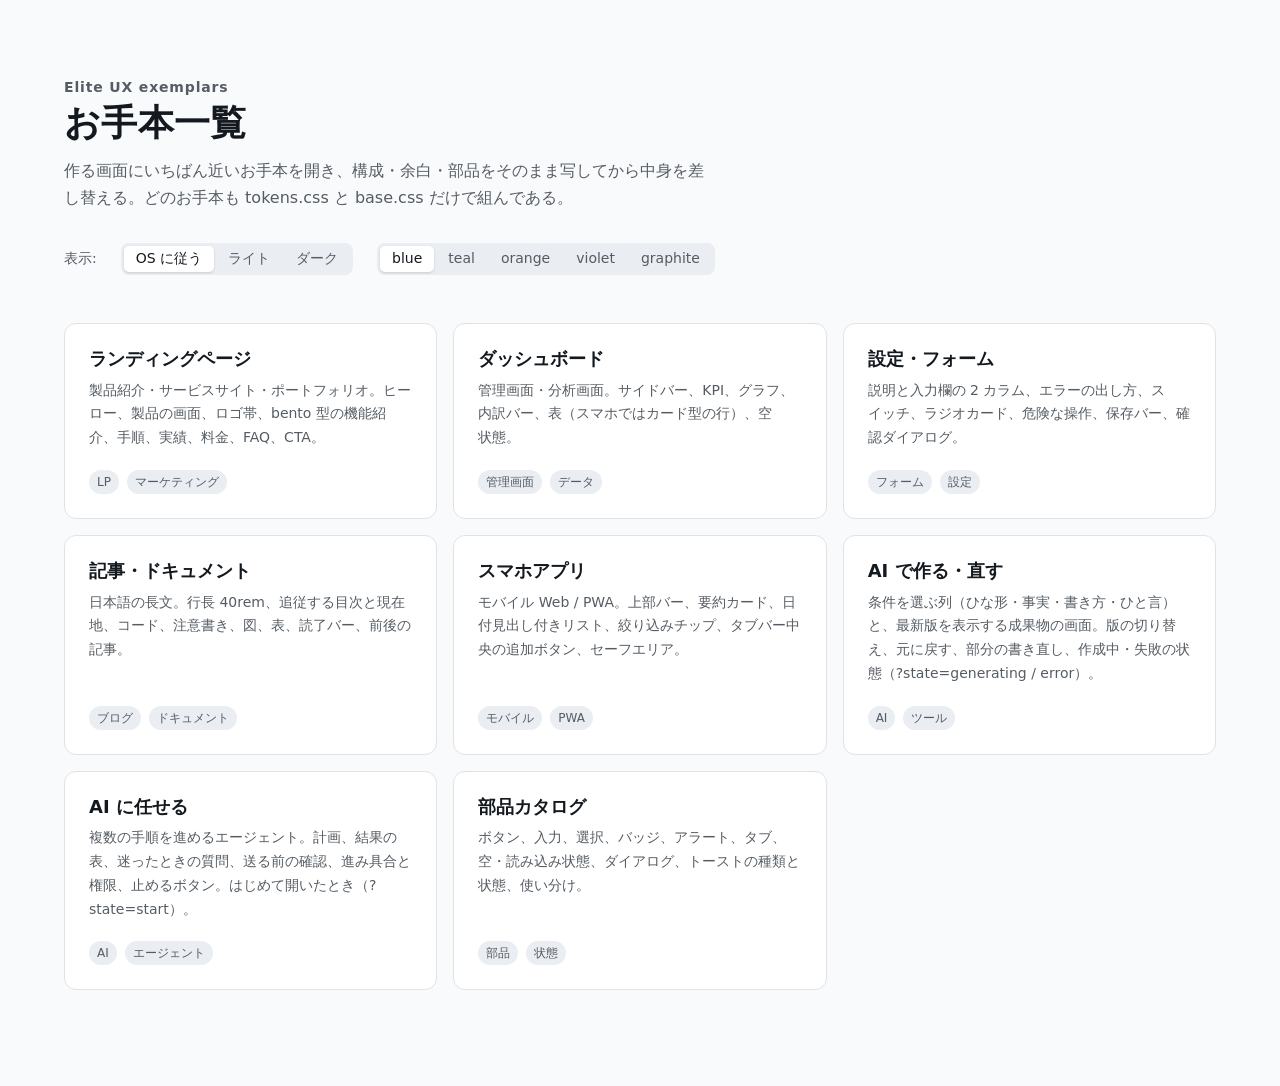
<file: .agents/skills/elite-ux-architect/assets/exemplars/index.html>
<!doctype html>
<html lang="ja">
<head>
<meta charset="utf-8">
<meta name="viewport" content="width=device-width, initial-scale=1">
<title>お手本一覧 — Elite UX exemplars</title>
<link rel="stylesheet" href="../tokens.css">
<link rel="stylesheet" href="../base.css">
<script>
  const q = new URLSearchParams(location.search);
  if (q.get('theme')) document.documentElement.dataset.theme = q.get('theme');
  if (q.get('accent')) document.documentElement.dataset.accent = q.get('accent');
</script>
<style>
  .page { padding-block: var(--space-16) var(--space-24); }
  .page > header p { margin-top: var(--space-3); color: var(--text-muted); max-width: var(--measure); }
  .list { margin-top: var(--space-12); display: grid; gap: var(--space-4); grid-template-columns: repeat(auto-fill, minmax(min(100%, 20rem), 1fr)); }
  .item { display: flex; flex-direction: column; gap: var(--space-2); text-decoration: none; transition: border-color var(--dur-1) var(--ease-out), box-shadow var(--dur-1) var(--ease-out); }
  .item:hover { border-color: var(--border-strong); box-shadow: var(--shadow-md); }
  .item h2 { font-size: var(--text-lg); font-weight: var(--weight-semibold); letter-spacing: 0; }
  .item p { font-size: var(--text-sm); color: var(--text-muted); }
  .item .cluster { margin-top: auto; padding-top: var(--space-3); --cluster-gap: var(--space-2); }
  .switcher { margin-top: var(--space-8); display: flex; flex-wrap: wrap; gap: var(--space-6); align-items: center; font-size: var(--text-sm); color: var(--text-muted); }
  .switcher .segmented a { display: inline-flex; align-items: center; min-height: calc(var(--control-sm) - 6px); padding: 0 var(--space-3); border-radius: calc(var(--radius-md) - 3px); color: var(--text-muted); text-decoration: none; font-weight: var(--weight-medium); }
  .switcher .segmented a[aria-current="true"] { background: var(--surface); color: var(--text); box-shadow: var(--shadow-sm); }
</style>
</head>
<body>
<main class="container page" id="main">
  <header>
    <p class="eyebrow">Elite UX exemplars</p>
    <h1 class="h1">お手本一覧</h1>
    <p>作る画面にいちばん近いお手本を開き、構成・余白・部品をそのまま写してから中身を差し替える。どのお手本も tokens.css と base.css だけで組んである。</p>
    <div class="switcher">
      <span>表示:</span>
      <div class="segmented" id="theme-switch"><a href="?">OS に従う</a><a href="?theme=light">ライト</a><a href="?theme=dark">ダーク</a></div>
      <div class="segmented" id="accent-switch"><a href="?">blue</a><a href="?accent=teal">teal</a><a href="?accent=orange">orange</a><a href="?accent=violet">violet</a><a href="?accent=graphite">graphite</a></div>
    </div>
  </header>

  <div class="list">
    <a class="card item" href="landing.html"><h2>ランディングページ</h2><p>製品紹介・サービスサイト・ポートフォリオ。ヒーロー、製品の画面、ロゴ帯、bento 型の機能紹介、手順、実績、料金、FAQ、CTA。</p><div class="cluster"><span class="badge">LP</span><span class="badge">マーケティング</span></div></a>
    <a class="card item" href="dashboard.html"><h2>ダッシュボード</h2><p>管理画面・分析画面。サイドバー、KPI、グラフ、内訳バー、表（スマホではカード型の行）、空状態。</p><div class="cluster"><span class="badge">管理画面</span><span class="badge">データ</span></div></a>
    <a class="card item" href="settings-form.html"><h2>設定・フォーム</h2><p>説明と入力欄の 2 カラム、エラーの出し方、スイッチ、ラジオカード、危険な操作、保存バー、確認ダイアログ。</p><div class="cluster"><span class="badge">フォーム</span><span class="badge">設定</span></div></a>
    <a class="card item" href="article.html"><h2>記事・ドキュメント</h2><p>日本語の長文。行長 40rem、追従する目次と現在地、コード、注意書き、図、表、読了バー、前後の記事。</p><div class="cluster"><span class="badge">ブログ</span><span class="badge">ドキュメント</span></div></a>
    <a class="card item" href="mobile-app.html"><h2>スマホアプリ</h2><p>モバイル Web / PWA。上部バー、要約カード、日付見出し付きリスト、絞り込みチップ、タブバー中央の追加ボタン、セーフエリア。</p><div class="cluster"><span class="badge">モバイル</span><span class="badge">PWA</span></div></a>
    <a class="card item" href="ai-assistant.html"><h2>AI で作る・直す</h2><p>条件を選ぶ列（ひな形・事実・書き方・ひと言）と、最新版を表示する成果物の画面。版の切り替え、元に戻す、部分の書き直し、作成中・失敗の状態（?state=generating / error）。</p><div class="cluster"><span class="badge">AI</span><span class="badge">ツール</span></div></a>
    <a class="card item" href="ai-agent.html"><h2>AI に任せる</h2><p>複数の手順を進めるエージェント。計画、結果の表、迷ったときの質問、送る前の確認、進み具合と権限、止めるボタン。はじめて開いたとき（?state=start）。</p><div class="cluster"><span class="badge">AI</span><span class="badge">エージェント</span></div></a>
    <a class="card item" href="components.html"><h2>部品カタログ</h2><p>ボタン、入力、選択、バッジ、アラート、タブ、空・読み込み状態、ダイアログ、トーストの種類と状態、使い分け。</p><div class="cluster"><span class="badge">部品</span><span class="badge">状態</span></div></a>
  </div>
</main>
<script>
  // 表示切り替えのリンクに現在の状態を反映し、一覧のリンクにも引き継ぐ
  const params = new URLSearchParams(location.search);
  document.querySelectorAll('#theme-switch a').forEach((a) => a.setAttribute('aria-current', String((new URL(a.href).searchParams.get('theme') || '') === (params.get('theme') || ''))));
  document.querySelectorAll('#accent-switch a').forEach((a) => a.setAttribute('aria-current', String((new URL(a.href).searchParams.get('accent') || '') === (params.get('accent') || ''))));
  if (location.search) document.querySelectorAll('.item').forEach((a) => { a.href += location.search; });
</script>
</body>
</html>
</file>
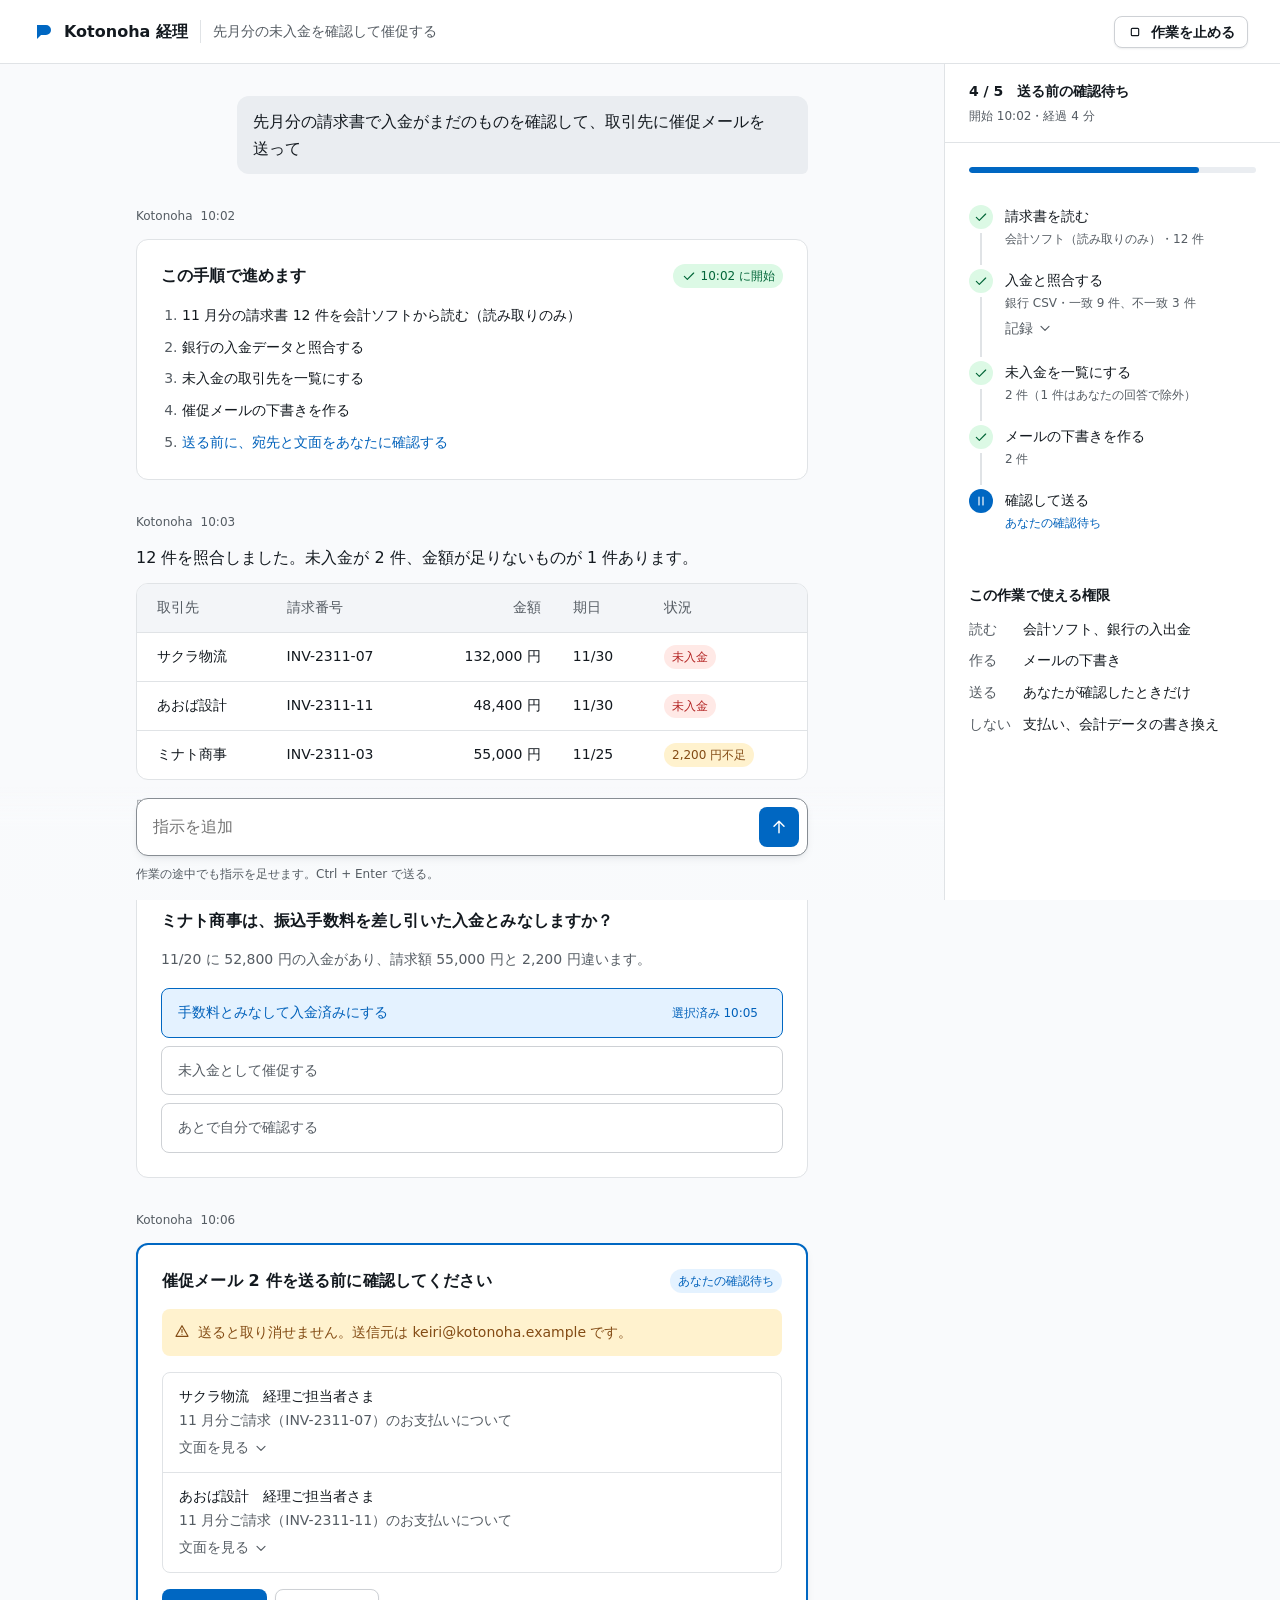
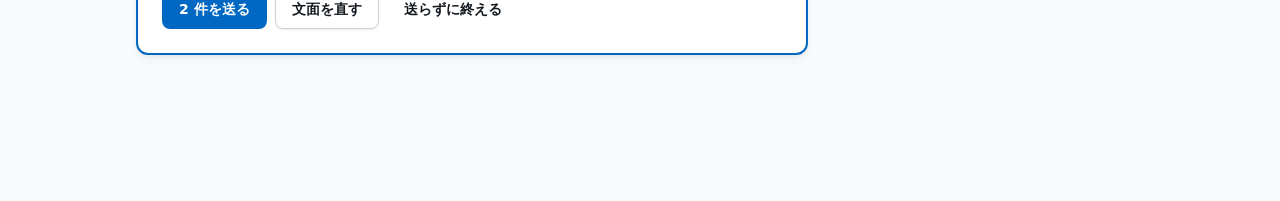
<file: .agents/skills/elite-ux-architect/assets/exemplars/ai-agent.html>
<!doctype html>
<html lang="ja">
<head>
<meta charset="utf-8">
<meta name="viewport" content="width=device-width, initial-scale=1">
<title>未入金の確認と催促 — Kotonoha 経理</title>
<link rel="stylesheet" href="../tokens.css">
<link rel="stylesheet" href="../base.css">
<script>
  const q = new URLSearchParams(location.search);
  if (q.get('theme')) document.documentElement.dataset.theme = q.get('theme');
  if (q.get('accent')) document.documentElement.dataset.accent = q.get('accent');
</script>
<style>
  /*
    お手本：AI が複数の手順を自分で進める画面（Agentic）
    - 始める前に計画を見せる → 進み具合をいつでも見られる → 取り消せない操作の前で止まって確認を取る → いつでも止められる
    - 結果は文章で長々と書かず、表やカードなど決まった部品で返す（Generative UI はデザインシステムの部品の範囲で）
    - 迷ったら勝手に決めず、選択肢を出して聞く。根拠や記録は折りたたんで、見たい人だけが開く
    ?state=start で「はじめて開いたとき」（できること・しないこと・よく頼まれる作業）を表示する
  */
  .app-header { position: sticky; top: 0; z-index: var(--z-sticky); height: var(--header-h); border-bottom: 1px solid var(--border); background: var(--surface); }
  .app-header__inner { height: 100%; display: flex; align-items: center; gap: var(--space-3); padding-inline: clamp(16px, 4vw, 32px); }
  .brand { display: flex; align-items: center; gap: var(--space-2); flex: none; font-weight: var(--weight-bold); text-decoration: none; }
  .brand svg { width: 1.5rem; height: 1.5rem; color: var(--accent); }
  .task-name { min-width: 0; padding-left: var(--space-3); border-left: 1px solid var(--border); color: var(--text-muted); font-size: var(--text-sm); white-space: nowrap; overflow: hidden; text-overflow: ellipsis; }
  .app-header .btn { margin-left: auto; flex: none; }

  :root { --col: 42rem; --pad: clamp(16px, 4vw, 32px); }
  .layout { display: grid; }
  @media (min-width: 64rem) { .layout { grid-template-columns: minmax(0, 1fr) 21rem; } }

  /* ---- 会話と結果 ---------------------------------------------------- */
  .main { display: flex; flex-direction: column; min-width: 0; min-height: calc(100dvh - var(--header-h)); }
  .thread { flex: 1; width: 100%; max-width: calc(var(--col) + 2 * var(--pad)); margin-inline: auto; display: grid; gap: var(--space-8); align-content: start; padding: var(--space-8) var(--pad); }
  .msg-user { justify-self: end; max-width: 85%; padding: var(--space-3) var(--space-4); border-radius: var(--radius-lg) var(--radius-lg) var(--radius-sm) var(--radius-lg); background: var(--surface-3); }
  .msg-agent { display: grid; gap: var(--space-3); }
  .who { display: flex; align-items: center; gap: var(--space-2); color: var(--text-muted); font-size: var(--text-xs); font-weight: var(--weight-medium); }
  .who time { font-variant-numeric: tabular-nums; }

  .card { display: grid; gap: var(--space-4); }
  .card__head { flex-wrap: wrap; }
  .plan { margin: 0; padding-left: 1.5em; display: grid; gap: var(--space-2); font-size: var(--text-sm); }
  .plan li::marker { color: var(--text-muted); font-variant-numeric: tabular-nums; }
  .plan .stop-here { color: var(--accent-text); font-weight: var(--weight-medium); }

  /* 根拠・記録は折りたたむ（段階的な開示） */
  details.more > summary { display: inline-flex; align-items: center; gap: var(--space-1); color: var(--text-muted); font-size: var(--text-sm); cursor: pointer; list-style: none; }
  details.more > summary::-webkit-details-marker { display: none; }
  details.more > summary .icon { transition: transform var(--dur-1) var(--ease-out); }
  details.more[open] > summary .icon { transform: rotate(180deg); }
  details.more > :not(summary) { margin-top: var(--space-3); }
  /* 結果の表：スマホではカード型の行に組み替える（横スクロールさせない） */
  .result .table td:first-child, .result .table th:first-child { padding-left: var(--space-5); }
  .result .table td:last-child, .result .table th:last-child { padding-right: var(--space-5); }
  @media (max-width: 39.99rem) {
    .result .table thead { display: none; }
    .result .table, .result .table tbody { display: block; }
    .result .table tr { display: grid; grid-template-columns: 1fr auto; grid-template-areas: "name amount" "meta status"; gap: var(--space-1) var(--space-3); align-items: center; padding: var(--space-3) var(--space-4); border-bottom: 1px solid var(--border); }
    .result .table tbody tr:last-child { border-bottom: 0; }
    .result .table td { padding: 0 !important; border: 0; }
    .result .table td:nth-child(1) { grid-area: name; font-weight: var(--weight-medium); }
    .result .table td:nth-child(2) { grid-area: meta; color: var(--text-muted); font-size: var(--text-xs); }
    .result .table td:nth-child(2)::after { content: "・期日 " attr(data-due); }
    .result .table td:nth-child(3) { grid-area: amount; font-weight: var(--weight-semibold); }
    .result .table td:nth-child(4) { display: none; }
    .result .table td:nth-child(5) { grid-area: status; justify-self: end; }
  }
  .source-list { display: grid; gap: var(--space-1); color: var(--text-muted); font-size: var(--text-sm); }

  /* 迷ったら聞く：選んだ答えを残す */
  .options { display: grid; gap: var(--space-2); }
  .option { display: flex; align-items: center; justify-content: space-between; gap: var(--space-3); padding: var(--space-3) var(--space-4); border: 1px solid var(--border-strong); border-radius: var(--radius-md); background: var(--surface); font-size: var(--text-sm); text-align: left; }
  .option[aria-pressed="true"] { border-color: var(--accent); background: var(--accent-soft); color: var(--accent-text); font-weight: var(--weight-medium); }
  .option:disabled:not([aria-pressed="true"]) { color: var(--text-muted); cursor: default; }

  /* 取り消せない操作の前で止まる */
  .gate { border: 2px solid var(--accent); box-shadow: var(--shadow-md); }
  .gate__consequence { display: flex; gap: var(--space-2); align-items: flex-start; padding: var(--space-3); border-radius: var(--radius-md); background: var(--warning-soft); color: var(--warning-text); font-size: var(--text-sm); }
  .gate__consequence .icon { margin-top: 2px; }
  .mail-list { display: grid; border: 1px solid var(--border); border-radius: var(--radius-md); }
  .mail { padding: var(--space-3) var(--space-4); }
  .mail + .mail { border-top: 1px solid var(--border); }
  .mail__to { font-size: var(--text-sm); font-weight: var(--weight-medium); }
  .mail__subject { color: var(--text-muted); font-size: var(--text-sm); }
  .mail__body { padding: var(--space-3); border-radius: var(--radius-sm); background: var(--surface-2); font-size: var(--text-sm); white-space: pre-line; }
  .gate__actions { display: flex; flex-wrap: wrap; gap: var(--space-2); }

  /* 入力欄は下に固定。止める・送るはいつでも押せる */
  .composer { position: sticky; bottom: 0; padding: var(--space-3) var(--pad) calc(var(--space-4) + env(safe-area-inset-bottom)); background: linear-gradient(to bottom, transparent, var(--bg) 35%); }
  .composer__box { max-width: var(--col); margin-inline: auto; display: flex; align-items: flex-end; gap: var(--space-2); padding: var(--space-2); border: 1px solid var(--border-input); border-radius: var(--radius-lg); background: var(--surface); box-shadow: var(--shadow-md); }
  .composer__box:focus-within { border-color: var(--accent); box-shadow: 0 0 0 3px var(--accent-soft); }
  .composer textarea { flex: 1; min-height: 2.5rem; padding: var(--space-2); border: 0; background: transparent; resize: none; line-height: var(--leading-snug); }
  .composer textarea:focus { outline: none; }
  .composer__hint { max-width: var(--col); margin: var(--space-2) auto 0; color: var(--text-muted); font-size: var(--text-xs); }

  /* ---- 進み具合（右の列 / スマホは上の帯） ----------------------------- */
  .progress { background: var(--surface); }
  .progress__bar { display: flex; align-items: center; justify-content: space-between; gap: var(--space-3); padding: var(--space-4) var(--space-6); border-bottom: 1px solid var(--border); }
  .progress__status { display: grid; gap: 2px; }
  .progress__status strong { font-size: var(--text-sm); }
  .progress__status span { color: var(--text-muted); font-size: var(--text-xs); font-variant-numeric: tabular-nums; }
  .progress__detail { display: grid; gap: var(--space-8); padding: var(--space-6); }
  .progress__toggle { display: none; }
  .meter { height: 6px; border-radius: var(--radius-full); background: var(--surface-3); overflow: hidden; }
  .meter span { display: block; height: 100%; width: 80%; border-radius: inherit; background: var(--accent); }

  .steps { margin: 0; padding: 0; list-style: none; display: grid; }
  .step { position: relative; display: grid; grid-template-columns: 1.5rem 1fr; gap: var(--space-3); padding-bottom: var(--space-5); }
  .step:not(:last-child)::before { content: ""; position: absolute; left: calc(0.75rem - 1px); top: 1.75rem; bottom: 0.25rem; width: 2px; background: var(--border); }
  .step__mark { display: grid; place-items: center; width: 1.5rem; height: 1.5rem; border-radius: 50%; }
  .step--done .step__mark { background: var(--success-soft); color: var(--success-text); }
  .step--wait .step__mark { background: var(--accent); color: var(--on-accent); }
  .step--todo .step__mark { border: 2px solid var(--border-strong); }
  .step__name { font-size: var(--text-sm); font-weight: var(--weight-medium); }
  .step__meta { color: var(--text-muted); font-size: var(--text-xs); }
  .step--wait .step__meta { color: var(--accent-text); font-weight: var(--weight-medium); }
  .log { margin: 0; padding: var(--space-3); border-radius: var(--radius-sm); background: var(--surface-2); font: var(--text-xs)/1.6 var(--font-mono, ui-monospace, monospace); white-space: pre-wrap; color: var(--text-muted); }

  .scope h3 { font-size: var(--text-sm); font-weight: var(--weight-semibold); }
  .scope dl { display: grid; grid-template-columns: auto 1fr; gap: var(--space-2) var(--space-3); margin-top: var(--space-3); font-size: var(--text-sm); }
  .scope dt { color: var(--text-muted); }
  .scope dd { margin: 0; }

  @media (min-width: 64rem) {
    .progress { position: sticky; top: var(--header-h); align-self: start; height: calc(100dvh - var(--header-h)); overflow-y: auto; border-left: 1px solid var(--border); }
  }
  @media (max-width: 63.99rem) {
    .progress { position: sticky; top: var(--header-h); z-index: var(--z-sticky); order: -1; border-bottom: 1px solid var(--border); }
    .progress__bar { padding: var(--space-3) clamp(16px, 4vw, 32px); border-bottom: 0; }
    .progress__toggle { display: inline-flex; }
    .progress:not([data-open]) .progress__detail { display: none; }
    .progress[data-open] .progress__detail { max-height: 60dvh; overflow-y: auto; border-top: 1px solid var(--border); padding-inline: clamp(16px, 4vw, 32px); }
    .task-name { display: none; }
  }

  /* ---- はじめて開いたとき ------------------------------------------- */
  .start-only { display: none; }
  body[data-state="start"] .start-only { display: grid; }
  body[data-state="start"] .run-only { display: none; }
  .welcome { gap: var(--space-8); }
  .welcome h1 { font-size: var(--text-2xl); line-height: var(--leading-tight); }
  .welcome h1 + p { margin-top: var(--space-2); color: var(--text-muted); }
  .can-cannot { display: grid; gap: var(--space-4); }
  @media (min-width: 40rem) { .can-cannot { grid-template-columns: 1fr 1fr; } }
  .can-cannot ul { margin: 0; padding-left: 1.25em; display: grid; gap: var(--space-2); font-size: var(--text-sm); }
  .suggests { display: grid; gap: var(--space-2); }
  .suggest { display: grid; gap: 2px; padding: var(--space-3) var(--space-4); border: 1px solid var(--border-strong); border-radius: var(--radius-md); background: var(--surface); text-align: left; }
  .suggest:hover { background: var(--surface-2); }
  .suggest span { color: var(--text-muted); font-size: var(--text-sm); }
</style>
</head>
<body>
<a class="skip-link" href="#thread">本文へ移動</a>

<svg width="0" height="0" style="position:absolute" aria-hidden="true">
  <symbol id="i-logo" viewBox="0 0 24 24"><path d="M5 5h9a5 5 0 0 1 0 10H9l-4 4z" fill="currentColor" stroke="none"/></symbol>
  <symbol id="i-check" viewBox="0 0 24 24"><path d="M5 12.5l4.5 4.5L19 7.5"/></symbol>
  <symbol id="i-pause" viewBox="0 0 24 24"><path d="M9 6v12M15 6v12"/></symbol>
  <symbol id="i-stop" viewBox="0 0 24 24"><rect x="6.5" y="6.5" width="11" height="11" rx="1.5"/></symbol>
  <symbol id="i-send" viewBox="0 0 24 24"><path d="M12 19V5M6 11l6-6 6 6"/></symbol>
  <symbol id="i-alert" viewBox="0 0 24 24"><path d="M12 4l9 16H3z"/><path d="M12 10v4M12 17h.01"/></symbol>
  <symbol id="i-down" viewBox="0 0 24 24"><path d="M6 9.5l6 6 6-6"/></symbol>
</svg>

<header class="app-header">
  <div class="app-header__inner">
    <a class="brand" href="#"><svg aria-hidden="true"><use href="#i-logo"/></svg>Kotonoha 経理</a>
    <span class="task-name run-only">先月分の未入金を確認して催促する</span>
    <button type="button" class="btn btn--secondary btn--sm run-only"><svg class="icon icon--sm" aria-hidden="true"><use href="#i-stop"/></svg>作業を止める</button>
  </div>
</header>

<div class="layout">
  <main class="main" id="thread" tabindex="-1">
    <!-- はじめて開いたとき：できること・しないこと・よく頼まれる作業（白紙から書かせない） -->
    <section class="thread welcome start-only" aria-labelledby="w-title">
      <div>
        <h1 id="w-title">請求書の確認や、催促メールの下書きを任せられます</h1>
        <p>会計ソフトと銀行の入出金データを読んで作業します。メールを送る前には、必ずあなたに確認します。</p>
      </div>
      <div class="can-cannot">
        <div class="card">
          <h2 class="card__title">できること</h2>
          <ul>
            <li>請求書と入金の照合</li>
            <li>未入金・入金額の違いの一覧</li>
            <li>催促やお礼のメールの下書きと送信</li>
          </ul>
        </div>
        <div class="card">
          <h2 class="card__title">しないこと</h2>
          <ul>
            <li>支払い・振込の実行</li>
            <li>会計データの書き換え</li>
            <li>あなたの確認なしでのメール送信</li>
          </ul>
        </div>
      </div>
      <div class="suggests">
        <h2 class="card__title">よく頼まれる作業</h2>
        <button type="button" class="suggest">先月分の未入金を確認して催促する<span>請求書と入金を照合し、未入金の取引先にメールの下書きを作る</span></button>
        <button type="button" class="suggest">今月の経費を科目ごとにまとめる<span>領収書の明細を読み、科目別の合計と前月との差を表にする</span></button>
        <button type="button" class="suggest">取引先ごとの売上を前年と比べる<span>上位 10 社の売上と増減をグラフと表で見せる</span></button>
      </div>
    </section>

    <!-- 実行中 -->
    <div class="thread run-only">
      <p class="msg-user">先月分の請求書で入金がまだのものを確認して、取引先に催促メールを送って</p>

      <article class="msg-agent" aria-label="計画">
        <p class="who">Kotonoha <time>10:02</time></p>
        <div class="card">
          <div class="card__head">
            <h2 class="card__title">この手順で進めます</h2>
            <span class="badge badge--success"><svg class="icon icon--sm" aria-hidden="true"><use href="#i-check"/></svg>10:02 に開始</span>
          </div>
          <ol class="plan">
            <li>11 月分の請求書 12 件を会計ソフトから読む（読み取りのみ）</li>
            <li>銀行の入金データと照合する</li>
            <li>未入金の取引先を一覧にする</li>
            <li>催促メールの下書きを作る</li>
            <li class="stop-here">送る前に、宛先と文面をあなたに確認する</li>
          </ol>
        </div>
      </article>

      <article class="msg-agent" aria-label="照合の結果">
        <p class="who">Kotonoha <time>10:03</time></p>
        <p>12 件を照合しました。未入金が 2 件、金額が足りないものが 1 件あります。</p>
        <div class="card card--flush result">
          <div class="table-wrap">
            <table class="table">
              <thead><tr><th scope="col">取引先</th><th scope="col">請求番号</th><th scope="col" class="num">金額</th><th scope="col">期日</th><th scope="col">状況</th></tr></thead>
              <tbody>
                <tr><td>サクラ物流</td><td data-due="11/30">INV-2311-07</td><td class="num">132,000 円</td><td>11/30</td><td><span class="badge badge--danger">未入金</span></td></tr>
                <tr><td>あおば設計</td><td data-due="11/30">INV-2311-11</td><td class="num">48,400 円</td><td>11/30</td><td><span class="badge badge--danger">未入金</span></td></tr>
                <tr><td>ミナト商事</td><td data-due="11/25">INV-2311-03</td><td class="num">55,000 円</td><td>11/25</td><td><span class="badge badge--warning">2,200 円不足</span></td></tr>
              </tbody>
            </table>
          </div>
        </div>
        <details class="more">
          <summary>照合に使ったデータ<svg class="icon icon--sm" aria-hidden="true"><use href="#i-down"/></svg></summary>
          <div class="source-list">
            <span>請求書：会計ソフト「11 月分」12 件（10:02 取得）</span>
            <span>入金：銀行の入出金 CSV 11/1〜11/30（10:02 取得）</span>
            <span>照合のしかた：取引先名と金額が一致する入金を探す。名前の表記ゆれ（株式会社の有無など）は同じとみなす</span>
          </div>
        </details>
      </article>

      <!-- 迷ったら勝手に決めず聞く（HAX G10） -->
      <article class="msg-agent" aria-label="確認した点">
        <p class="who">Kotonoha <time>10:03</time></p>
        <div class="card">
          <h2 class="card__title">ミナト商事は、振込手数料を差し引いた入金とみなしますか？</h2>
          <p class="card__desc">11/20 に 52,800 円の入金があり、請求額 55,000 円と 2,200 円違います。</p>
          <div class="options">
            <button type="button" class="option" aria-pressed="true" disabled>手数料とみなして入金済みにする<span class="badge badge--accent">選択済み 10:05</span></button>
            <button type="button" class="option" aria-pressed="false" disabled>未入金として催促する</button>
            <button type="button" class="option" aria-pressed="false" disabled>あとで自分で確認する</button>
          </div>
        </div>
      </article>

      <!-- 取り消せない操作の前で止まる（Human-in-the-loop。結果を先に伝える：HAX G16） -->
      <article class="msg-agent" aria-label="送信の確認">
        <p class="who">Kotonoha <time>10:06</time></p>
        <div class="card gate">
          <div class="card__head">
            <h2 class="card__title">催促メール 2 件を送る前に確認してください</h2>
            <span class="badge badge--accent">あなたの確認待ち</span>
          </div>
          <p class="gate__consequence"><svg class="icon icon--sm" aria-hidden="true"><use href="#i-alert"/></svg>送ると取り消せません。送信元は keiri@kotonoha.example です。</p>
          <div class="mail-list">
            <div class="mail">
              <p class="mail__to">サクラ物流　経理ご担当者さま</p>
              <p class="mail__subject">11 月分ご請求（INV-2311-07）のお支払いについて</p>
              <details class="more">
                <summary>文面を見る<svg class="icon icon--sm" aria-hidden="true"><use href="#i-down"/></svg></summary>
                <p class="mail__body">いつもお世話になっております。Kotonoha の経理担当です。
11 月 30 日がお支払い期日の請求書（INV-2311-07、132,000 円）について、本日時点で入金が確認できておりません。
行き違いでお支払い済みでしたら、ご容赦ください。</p>
              </details>
            </div>
            <div class="mail">
              <p class="mail__to">あおば設計　経理ご担当者さま</p>
              <p class="mail__subject">11 月分ご請求（INV-2311-11）のお支払いについて</p>
              <details class="more">
                <summary>文面を見る<svg class="icon icon--sm" aria-hidden="true"><use href="#i-down"/></svg></summary>
                <p class="mail__body">（同じ形式・金額 48,400 円）</p>
              </details>
            </div>
          </div>
          <div class="gate__actions">
            <button type="button" class="btn btn--primary">2 件を送る</button>
            <button type="button" class="btn btn--secondary">文面を直す</button>
            <button type="button" class="btn btn--ghost">送らずに終える</button>
          </div>
        </div>
      </article>
    </div>

    <div class="composer">
      <div class="composer__box">
        <label class="visually-hidden" for="ask">指示を追加</label>
        <textarea id="ask" rows="1" placeholder="指示を追加"></textarea>
        <button type="button" class="btn btn--primary btn--icon" aria-label="送る"><svg class="icon" aria-hidden="true"><use href="#i-send"/></svg></button>
      </div>
      <p class="composer__hint">作業の途中でも指示を足せます。Ctrl + Enter で送る。</p>
    </div>
  </main>

  <!-- 進み具合：今どこまで進み、何を使い、何ができるか（ブラックボックスにしない） -->
  <aside class="progress run-only" aria-label="進み具合" id="progress">
    <div class="progress__bar">
      <div class="progress__status">
        <strong>4 / 5　送る前の確認待ち</strong>
        <span>開始 10:02・経過 4 分</span>
      </div>
      <button type="button" class="btn btn--ghost btn--sm progress__toggle" aria-expanded="false" aria-controls="progress-detail">記録を見る<svg class="icon icon--sm" aria-hidden="true"><use href="#i-down"/></svg></button>
    </div>
    <div class="progress__detail" id="progress-detail">
      <div class="meter" role="progressbar" aria-valuemin="0" aria-valuemax="5" aria-valuenow="4" aria-label="手順 5 つのうち 4 つ完了"><span></span></div>
      <ol class="steps">
        <li class="step step--done">
          <span class="step__mark"><svg class="icon icon--sm" aria-hidden="true"><use href="#i-check"/></svg></span>
          <div><p class="step__name">請求書を読む</p><p class="step__meta">会計ソフト（読み取りのみ）・12 件</p></div>
        </li>
        <li class="step step--done">
          <span class="step__mark"><svg class="icon icon--sm" aria-hidden="true"><use href="#i-check"/></svg></span>
          <div>
            <p class="step__name">入金と照合する</p><p class="step__meta">銀行 CSV・一致 9 件、不一致 3 件</p>
            <details class="more">
              <summary>記録<svg class="icon icon--sm" aria-hidden="true"><use href="#i-down"/></svg></summary>
              <pre class="log">10:02:41 bank.csv 214 行を読み込み
10:02:44 一致 9 件
10:02:44 未入金 2 件、金額差 1 件</pre>
            </details>
          </div>
        </li>
        <li class="step step--done">
          <span class="step__mark"><svg class="icon icon--sm" aria-hidden="true"><use href="#i-check"/></svg></span>
          <div><p class="step__name">未入金を一覧にする</p><p class="step__meta">2 件（1 件はあなたの回答で除外）</p></div>
        </li>
        <li class="step step--done">
          <span class="step__mark"><svg class="icon icon--sm" aria-hidden="true"><use href="#i-check"/></svg></span>
          <div><p class="step__name">メールの下書きを作る</p><p class="step__meta">2 件</p></div>
        </li>
        <li class="step step--wait">
          <span class="step__mark"><svg class="icon icon--sm" aria-hidden="true"><use href="#i-pause"/></svg></span>
          <div><p class="step__name">確認して送る</p><p class="step__meta">あなたの確認待ち</p></div>
        </li>
      </ol>
      <section class="scope" aria-labelledby="scope-title">
        <h3 id="scope-title">この作業で使える権限</h3>
        <dl>
          <dt>読む</dt><dd>会計ソフト、銀行の入出金</dd>
          <dt>作る</dt><dd>メールの下書き</dd>
          <dt>送る</dt><dd>あなたが確認したときだけ</dd>
          <dt>しない</dt><dd>支払い、会計データの書き換え</dd>
        </dl>
      </section>
    </div>
  </aside>
</div>

<script>
  if (q.get('state')) document.body.dataset.state = q.get('state');
  const progress = document.getElementById('progress');
  const toggle = progress.querySelector('.progress__toggle');
  toggle.addEventListener('click', () => {
    const open = !progress.hasAttribute('data-open');
    progress.toggleAttribute('data-open', open);
    toggle.setAttribute('aria-expanded', String(open));
  });
</script>
</body>
</html>
</file>
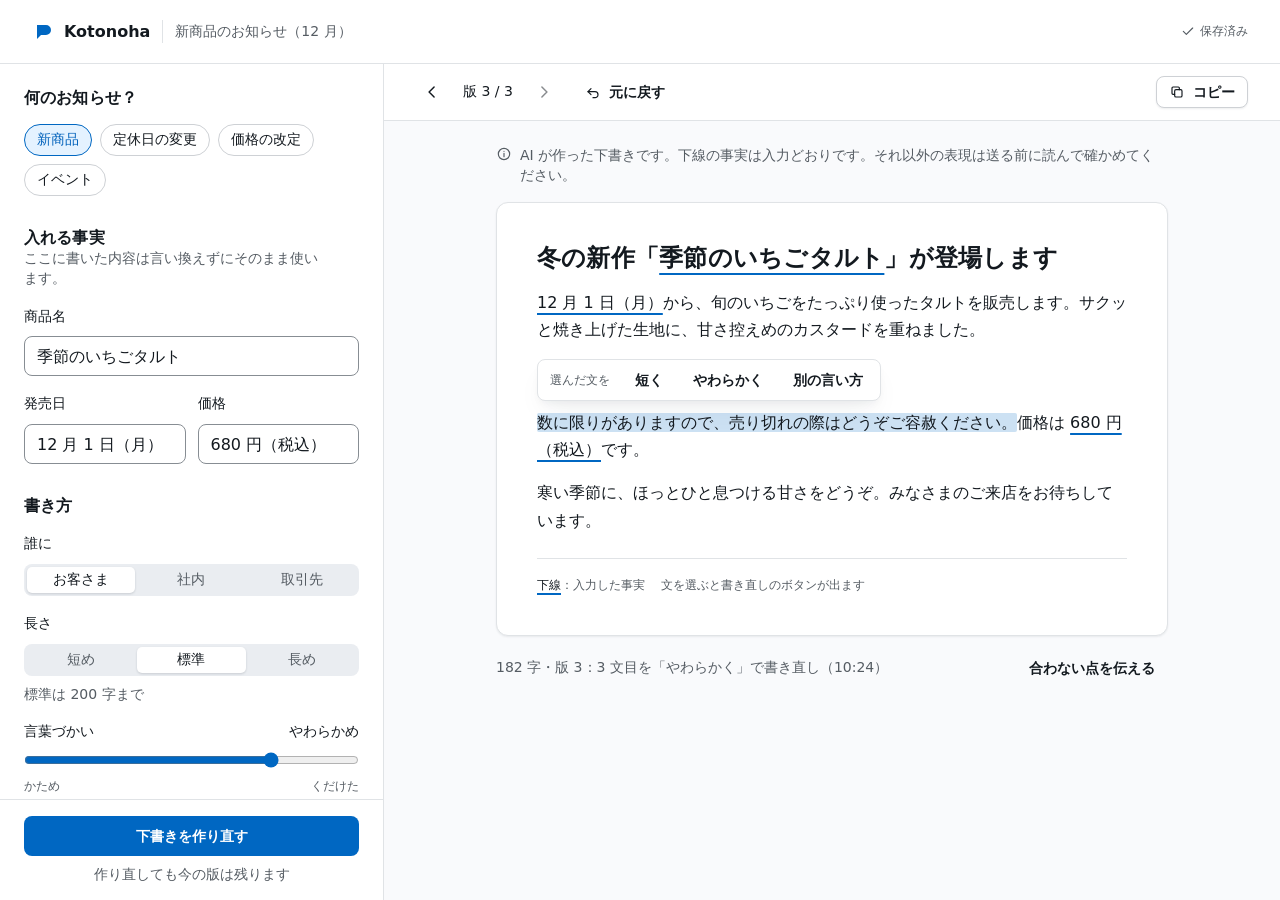
<file: .agents/skills/elite-ux-architect/assets/exemplars/ai-assistant.html>
<!doctype html>
<html lang="ja">
<head>
<meta charset="utf-8">
<meta name="viewport" content="width=device-width, initial-scale=1">
<title>お知らせ文の下書き — Kotonoha</title>
<link rel="stylesheet" href="../tokens.css">
<link rel="stylesheet" href="../base.css">
<script>
  const q = new URLSearchParams(location.search);
  if (q.get('theme')) document.documentElement.dataset.theme = q.get('theme');
  if (q.get('accent')) document.documentElement.dataset.accent = q.get('accent');
</script>
<style>
  /*
    お手本：AI で「条件を決めて、成果物を作り、直す」画面
    - 左：条件をボタン・スライダーで選ぶ（Tuners）＋必要なときだけひと言（Hybrid）
    - 右：いちばん新しい成果物を常に表示（Canvas）。版の切り替え・元に戻す・部分の書き直し（Inline）
    - チャット欄は置かない。毎回ほぼ同じ条件で作るものは、選ばせるほうが速く、結果もぶれない
  */
  body { min-height: 100dvh; background: var(--bg); }

  .app-header { position: sticky; top: 0; z-index: var(--z-sticky); height: var(--header-h); border-bottom: 1px solid var(--border); background: var(--surface); }
  .app-header__inner { height: 100%; display: flex; align-items: center; gap: var(--space-3); padding-inline: clamp(16px, 4vw, 32px); }
  .brand { display: flex; align-items: center; gap: var(--space-2); font-weight: var(--weight-bold); text-decoration: none; flex: none; }
  .brand svg { width: 1.5rem; height: 1.5rem; color: var(--accent); }
  .doc-name { min-width: 0; padding-left: var(--space-3); border-left: 1px solid var(--border); color: var(--text-muted); font-size: var(--text-sm); white-space: nowrap; overflow: hidden; text-overflow: ellipsis; }
  .saved { margin-left: auto; display: flex; align-items: center; gap: var(--space-1); flex: none; color: var(--text-muted); font-size: var(--text-xs); }

  .workspace { display: grid; }
  @media (min-width: 64rem) {
    .workspace { grid-template-columns: 24rem minmax(0, 1fr); height: calc(100dvh - var(--header-h)); }
  }

  /* ---- 左：条件 -------------------------------------------------------- */
  .panel { display: flex; flex-direction: column; min-height: 0; background: var(--surface); }
  @media (min-width: 64rem) { .panel { border-right: 1px solid var(--border); } }
  .panel__body { flex: 1; overflow-y: auto; padding: var(--space-6); display: grid; gap: var(--space-8); align-content: start; }
  .panel__foot { display: grid; gap: var(--space-2); padding: var(--space-4) var(--space-6); border-top: 1px solid var(--border); background: var(--surface); }
  .panel__foot .hint { text-align: center; }
  .group { display: grid; gap: var(--space-4); }
  .group__title { font-size: var(--text-base); font-weight: var(--weight-semibold); }

  /* はじめの一歩：よく使うひな形（白紙から書かせない） */
  .chips { display: flex; flex-wrap: wrap; gap: var(--space-2); }
  .chip { min-height: var(--control-sm); padding: 0 var(--space-3); border: 1px solid var(--border-strong); border-radius: var(--radius-full); background: var(--surface); color: var(--text); font-size: var(--text-sm); }
  .chip:hover { background: var(--surface-2); }
  .chip[aria-pressed="true"] { border-color: var(--accent); background: var(--accent-soft); color: var(--accent-text); font-weight: var(--weight-medium); }

  .segmented--full { display: grid; grid-auto-flow: column; grid-auto-columns: 1fr; justify-self: stretch; }
  .range { width: 100%; accent-color: var(--accent); }
  .range-ends { display: flex; justify-content: space-between; color: var(--text-muted); font-size: var(--text-xs); }
  .range-value { color: var(--text); font-size: var(--text-sm); font-weight: var(--weight-medium); }
  .checks { display: grid; grid-template-columns: 1fr 1fr; gap: var(--space-3); }

  /* ---- 右：成果物 ------------------------------------------------------- */
  .canvas { display: flex; flex-direction: column; min-width: 0; min-height: 0; }
  .canvas__bar { display: flex; flex-wrap: wrap; align-items: center; gap: var(--space-2) var(--space-3); padding: var(--space-3) clamp(16px, 4vw, 32px); border-bottom: 1px solid var(--border); background: var(--surface); }
  .versions { display: inline-flex; align-items: center; gap: var(--space-1); font-size: var(--text-sm); font-variant-numeric: tabular-nums; }
  .versions span { min-width: 4.5rem; text-align: center; }
  .canvas__bar .spacer { flex: 1; }
  .canvas__scroll { flex: 1; overflow-y: auto; padding: var(--space-6) clamp(16px, 4vw, 32px) var(--space-16); }
  .canvas__inner { max-width: 42rem; margin-inline: auto; display: grid; gap: var(--space-4); }

  /* できることと限界を、作った物のすぐ上で短く伝える（HAX G2） */
  .notice { display: flex; gap: var(--space-2); align-items: flex-start; color: var(--text-muted); font-size: var(--text-sm); line-height: var(--leading-snug); }
  .notice .icon { margin-top: 1px; }

  .paper { padding: clamp(20px, 4vw, 40px); border: 1px solid var(--border); border-radius: var(--radius-lg); background: var(--surface); box-shadow: var(--shadow-xs); }
  .paper h1 { font-size: var(--text-2xl); line-height: var(--leading-tight); }
  .paper p { margin-top: var(--space-4); }
  .paper:focus-within { border-color: var(--border-input); }
  [contenteditable]:focus { outline: none; }
  /* 入力した事実は言い換えずにそのまま使い、下線で示す（なぜこうなったかを見せる：HAX G11） */
  .fact { text-decoration: underline 2px var(--accent); text-underline-offset: 0.3em; }
  .legend { display: flex; flex-wrap: wrap; gap: var(--space-2) var(--space-4); margin-top: var(--space-6); padding-top: var(--space-4); border-top: 1px solid var(--border); color: var(--text-muted); font-size: var(--text-xs); }
  .legend .fact { color: var(--text); }

  /* 部分の書き直し：選んだ文のすぐ上に出す（Inline） */
  .sel { background: color-mix(in oklch, var(--accent) 20%, transparent); border-radius: 2px; }
  .inline-bar { display: flex; flex-wrap: wrap; align-items: center; gap: var(--space-1); width: fit-content; max-width: 100%; margin: var(--space-4) 0 calc(-1 * var(--space-2)); padding: var(--space-1); border: 1px solid var(--border); border-radius: var(--radius-md); background: var(--surface); box-shadow: var(--shadow-lg); }
  .inline-bar .label-sm { padding: 0 var(--space-2); color: var(--text-muted); font-size: var(--text-xs); }

  .paper-foot { display: flex; flex-wrap: wrap; align-items: center; justify-content: space-between; gap: var(--space-2) var(--space-4); color: var(--text-muted); font-size: var(--text-sm); }

  /* ---- 状態：作成中・失敗 ----------------------------------------------- */
  .only-generating, .only-error { display: none; }
  body[data-state="generating"] .only-generating { display: grid; }
  body[data-state="error"] .only-error { display: grid; }
  body[data-state="generating"] :is(.paper, .notice, .paper-foot) { display: none; }
  .progress-card { gap: var(--space-4); padding: clamp(20px, 4vw, 40px); border: 1px solid var(--border); border-radius: var(--radius-lg); background: var(--surface); }
  .progress-card__head { display: flex; align-items: center; justify-content: space-between; gap: var(--space-3); }
  .progress-card__head p { display: flex; align-items: center; gap: var(--space-2); font-size: var(--text-sm); font-weight: var(--weight-medium); }
  .sk-line { height: 0.875rem; }

  /* ---- スマホ：条件と下書きを切り替える ---------------------------------- */
  .view-switch { display: none; }
  @media (max-width: 63.99rem) {
    .view-switch { display: block; position: sticky; top: var(--header-h); z-index: var(--z-sticky); padding: var(--space-3) clamp(16px, 4vw, 32px); border-bottom: 1px solid var(--border); background: var(--surface); }
    body[data-view="draft"] .panel { display: none; }
    body[data-view="tuners"] .canvas { display: none; }
    .panel__body { padding-inline: clamp(16px, 4vw, 32px); }
    .panel__foot { position: sticky; bottom: 0; padding-inline: clamp(16px, 4vw, 32px); padding-bottom: calc(var(--space-4) + env(safe-area-inset-bottom)); }
    /* 1 行に収める：版の表示を詰める */
    .canvas__bar { flex-wrap: nowrap; gap: var(--space-1); }
    .versions span { min-width: 0; padding-inline: var(--space-1); }
    .doc-name { display: none; }
  }
</style>
</head>
<body data-view="draft">
<a class="skip-link" href="#main">本文へ移動</a>

<svg width="0" height="0" style="position:absolute" aria-hidden="true">
  <symbol id="i-logo" viewBox="0 0 24 24"><path d="M5 5h9a5 5 0 0 1 0 10H9l-4 4z" fill="currentColor" stroke="none"/></symbol>
  <symbol id="i-check" viewBox="0 0 24 24"><path d="M5 12.5l4.5 4.5L19 7.5"/></symbol>
  <symbol id="i-left" viewBox="0 0 24 24"><path d="M14.5 6l-6 6 6 6"/></symbol>
  <symbol id="i-right" viewBox="0 0 24 24"><path d="M9.5 6l6 6-6 6"/></symbol>
  <symbol id="i-undo" viewBox="0 0 24 24"><path d="M9 7L4.5 11.5 9 16"/><path d="M4.5 11.5H15a4.5 4.5 0 0 1 0 9h-3"/></symbol>
  <symbol id="i-copy" viewBox="0 0 24 24"><rect x="8.5" y="8.5" width="11" height="11" rx="2"/><path d="M15.5 8.5V6a1.5 1.5 0 0 0-1.5-1.5H6A1.5 1.5 0 0 0 4.5 6v8A1.5 1.5 0 0 0 6 15.5h2.5"/></symbol>
  <symbol id="i-info" viewBox="0 0 24 24"><circle cx="12" cy="12" r="8.5"/><path d="M12 11v5M12 8h.01"/></symbol>
  <symbol id="i-x-circle" viewBox="0 0 24 24"><circle cx="12" cy="12" r="8.5"/><path d="M9.5 9.5l5 5M14.5 9.5l-5 5"/></symbol>
</svg>

<header class="app-header">
  <div class="app-header__inner">
    <a class="brand" href="#"><svg aria-hidden="true"><use href="#i-logo"/></svg>Kotonoha</a>
    <span class="doc-name">新商品のお知らせ（12 月）</span>
    <span class="saved"><svg class="icon icon--sm" aria-hidden="true"><use href="#i-check"/></svg>保存済み</span>
  </div>
</header>

<div class="view-switch">
  <div class="segmented segmented--full" role="group" aria-label="表示の切り替え">
    <button type="button" data-set-view="tuners" aria-pressed="false">条件</button>
    <button type="button" data-set-view="draft" aria-pressed="true">下書き</button>
  </div>
</div>

<div class="workspace">
  <!-- 左：条件（Tuners + Hybrid） -->
  <aside class="panel" aria-label="下書きの条件">
    <div class="panel__body">
      <section class="group" aria-labelledby="g-template">
        <h2 class="group__title" id="g-template">何のお知らせ？</h2>
        <div class="chips" role="group" aria-labelledby="g-template" data-toggle-group>
          <button type="button" class="chip" aria-pressed="true">新商品</button>
          <button type="button" class="chip" aria-pressed="false">定休日の変更</button>
          <button type="button" class="chip" aria-pressed="false">価格の改定</button>
          <button type="button" class="chip" aria-pressed="false">イベント</button>
        </div>
      </section>

      <section class="group" aria-labelledby="g-facts">
        <div>
          <h2 class="group__title" id="g-facts">入れる事実</h2>
          <p class="hint">ここに書いた内容は言い換えずにそのまま使います。</p>
        </div>
        <div class="field">
          <label class="label" for="f-name">商品名</label>
          <input class="input" id="f-name" value="季節のいちごタルト">
        </div>
        <div class="checks">
          <div class="field">
            <label class="label" for="f-date">発売日</label>
            <input class="input" id="f-date" value="12 月 1 日（月）">
          </div>
          <div class="field">
            <label class="label" for="f-price">価格</label>
            <input class="input" id="f-price" value="680 円（税込）">
          </div>
        </div>
      </section>

      <section class="group" aria-labelledby="g-style">
        <h2 class="group__title" id="g-style">書き方</h2>
        <div class="field">
          <span class="label" id="l-to">誰に</span>
          <div class="segmented segmented--full" role="group" aria-labelledby="l-to" data-toggle-group>
            <button type="button" aria-pressed="true">お客さま</button>
            <button type="button" aria-pressed="false">社内</button>
            <button type="button" aria-pressed="false">取引先</button>
          </div>
        </div>
        <div class="field">
          <span class="label" id="l-len">長さ</span>
          <div class="segmented segmented--full" role="group" aria-labelledby="l-len" data-toggle-group>
            <button type="button" aria-pressed="false">短め</button>
            <button type="button" aria-pressed="true">標準</button>
            <button type="button" aria-pressed="false">長め</button>
          </div>
          <p class="hint">標準は 200 字まで</p>
        </div>
        <div class="field">
          <div class="spread"><label class="label" for="f-tone">言葉づかい</label><span class="range-value" id="tone-out">やわらかめ</span></div>
          <input class="range" id="f-tone" type="range" min="1" max="5" value="4" aria-valuetext="やわらかめ">
          <div class="range-ends" aria-hidden="true"><span>かため</span><span>くだけた</span></div>
        </div>
        <fieldset class="field">
          <legend class="label">必ず入れる</legend>
          <div class="checks">
            <label class="check"><input type="checkbox" checked>発売日</label>
            <label class="check"><input type="checkbox" checked>価格</label>
            <label class="check"><input type="checkbox">予約の方法</label>
            <label class="check"><input type="checkbox">問い合わせ先</label>
          </div>
        </fieldset>
      </section>

      <section class="group" aria-labelledby="g-extra">
        <div class="field">
          <label class="label" id="g-extra" for="f-extra">ほかに伝えたいこと <span class="optional">（任意）</span></label>
          <textarea class="textarea" id="f-extra" rows="3">数量限定。売り切れたら終わり。</textarea>
          <p class="hint">選ぶだけで足りないときに 1〜2 行で。例：予約できる、駐車場あり</p>
        </div>
      </section>
    </div>

    <div class="panel__foot">
      <button type="button" class="btn btn--primary btn--block" id="generate">
        下書きを作り直す
      </button>
      <p class="hint">作り直しても今の版は残ります</p>
    </div>
  </aside>

  <!-- 右：成果物（Canvas + Inline） -->
  <main class="canvas" id="main" tabindex="-1">
    <div class="canvas__bar">
      <div class="versions" role="group" aria-label="版の切り替え">
        <button type="button" class="btn btn--ghost btn--icon btn--sm" aria-label="前の版"><svg class="icon" aria-hidden="true"><use href="#i-left"/></svg></button>
        <span>版 3 / 3</span>
        <button type="button" class="btn btn--ghost btn--icon btn--sm" aria-label="次の版" disabled><svg class="icon" aria-hidden="true"><use href="#i-right"/></svg></button>
      </div>
      <button type="button" class="btn btn--ghost btn--sm"><svg class="icon icon--sm" aria-hidden="true"><use href="#i-undo"/></svg>元に戻す</button>
      <span class="spacer"></span>
      <button type="button" class="btn btn--secondary btn--sm"><svg class="icon icon--sm" aria-hidden="true"><use href="#i-copy"/></svg>コピー</button>
    </div>

    <div class="canvas__scroll">
      <div class="canvas__inner">
        <!-- 失敗：前の版は消さずに残し、何が起きてどうすればよいかを書く -->
        <div class="alert alert--danger only-error" role="alert">
          <svg class="icon" aria-hidden="true"><use href="#i-x-circle"/></svg>
          <div>
            <p class="alert__title">下書きを作れませんでした</p>
            <p>通信が切れました。条件はそのまま残っています。下は前の版（版 3）です。</p>
            <div class="cluster" style="margin-top: var(--space-3)"><button type="button" class="btn btn--secondary btn--sm">もう一度作る</button></div>
          </div>
        </div>

        <!-- 作成中：形だけ先に見せ、いつでも取り消せる（HAX G8） -->
        <div class="progress-card only-generating" role="status">
          <div class="progress-card__head">
            <p><span class="spinner" aria-hidden="true"></span>下書きを作っています（5 秒ほど）</p>
            <button type="button" class="btn btn--ghost btn--sm">取り消す</button>
          </div>
          <div class="skeleton sk-line" style="width: 55%; height: 1.5rem"></div>
          <div class="skeleton sk-line" style="width: 100%"></div>
          <div class="skeleton sk-line" style="width: 94%"></div>
          <div class="skeleton sk-line" style="width: 70%"></div>
        </div>

        <p class="notice"><svg class="icon icon--sm" aria-hidden="true"><use href="#i-info"/></svg>AI が作った下書きです。下線の事実は入力どおりです。それ以外の表現は送る前に読んで確かめてください。</p>

        <article class="paper" contenteditable="true" spellcheck="false" aria-label="下書き（直接書き直せます）">
          <h1>冬の新作「<span class="fact">季節のいちごタルト</span>」が登場します</h1>
          <p><span class="fact">12 月 1 日（月）</span>から、旬のいちごをたっぷり使ったタルトを販売します。サクッと焼き上げた生地に、甘さ控えめのカスタードを重ねました。</p>
          <div class="inline-bar" role="toolbar" aria-label="選んだ文を書き直す" contenteditable="false">
            <span class="label-sm">選んだ文を</span>
            <button type="button" class="btn btn--ghost btn--sm">短く</button>
            <button type="button" class="btn btn--ghost btn--sm">やわらかく</button>
            <button type="button" class="btn btn--ghost btn--sm">別の言い方</button>
          </div>
          <p><span class="sel">数に限りがありますので、売り切れの際はどうぞご容赦ください。</span>価格は <span class="fact">680 円（税込）</span>です。</p>
          <p>寒い季節に、ほっとひと息つける甘さをどうぞ。みなさまのご来店をお待ちしています。</p>
          <div class="legend" contenteditable="false"><span><span class="fact">下線</span>：入力した事実</span><span>文を選ぶと書き直しのボタンが出ます</span></div>
        </article>

        <div class="paper-foot">
          <span>182 字・版 3：3 文目を「やわらかく」で書き直し（10:24）</span>
          <button type="button" class="btn btn--ghost btn--sm">合わない点を伝える</button>
        </div>
      </div>
    </div>
  </main>
</div>

<script>
  // お手本の表示切り替え：?state=generating | error、?view=tuners | draft
  if (q.get('state')) document.body.dataset.state = q.get('state');
  if (q.get('view')) document.body.dataset.view = q.get('view');
  const syncView = () => document.querySelectorAll('[data-set-view]').forEach(b => b.setAttribute('aria-pressed', String(b.dataset.setView === document.body.dataset.view)));
  syncView();
  document.querySelectorAll('[data-set-view]').forEach(b => b.addEventListener('click', () => { document.body.dataset.view = b.dataset.setView; syncView(); }));
  document.querySelectorAll('[data-toggle-group]').forEach(g => g.addEventListener('click', e => {
    const b = e.target.closest('button'); if (!b) return;
    g.querySelectorAll('button').forEach(x => x.setAttribute('aria-pressed', String(x === b)));
  }));
  const tones = ['かため', 'ややかため', 'ふつう', 'やわらかめ', 'くだけた'];
  const tone = document.getElementById('f-tone'), out = document.getElementById('tone-out');
  tone.addEventListener('input', () => { out.textContent = tones[tone.value - 1]; tone.setAttribute('aria-valuetext', out.textContent); });
  if (document.body.dataset.state === 'generating') {
    const g = document.getElementById('generate'); g.disabled = true; g.textContent = '作成中…';
  }
</script>
</body>
</html>
</file>
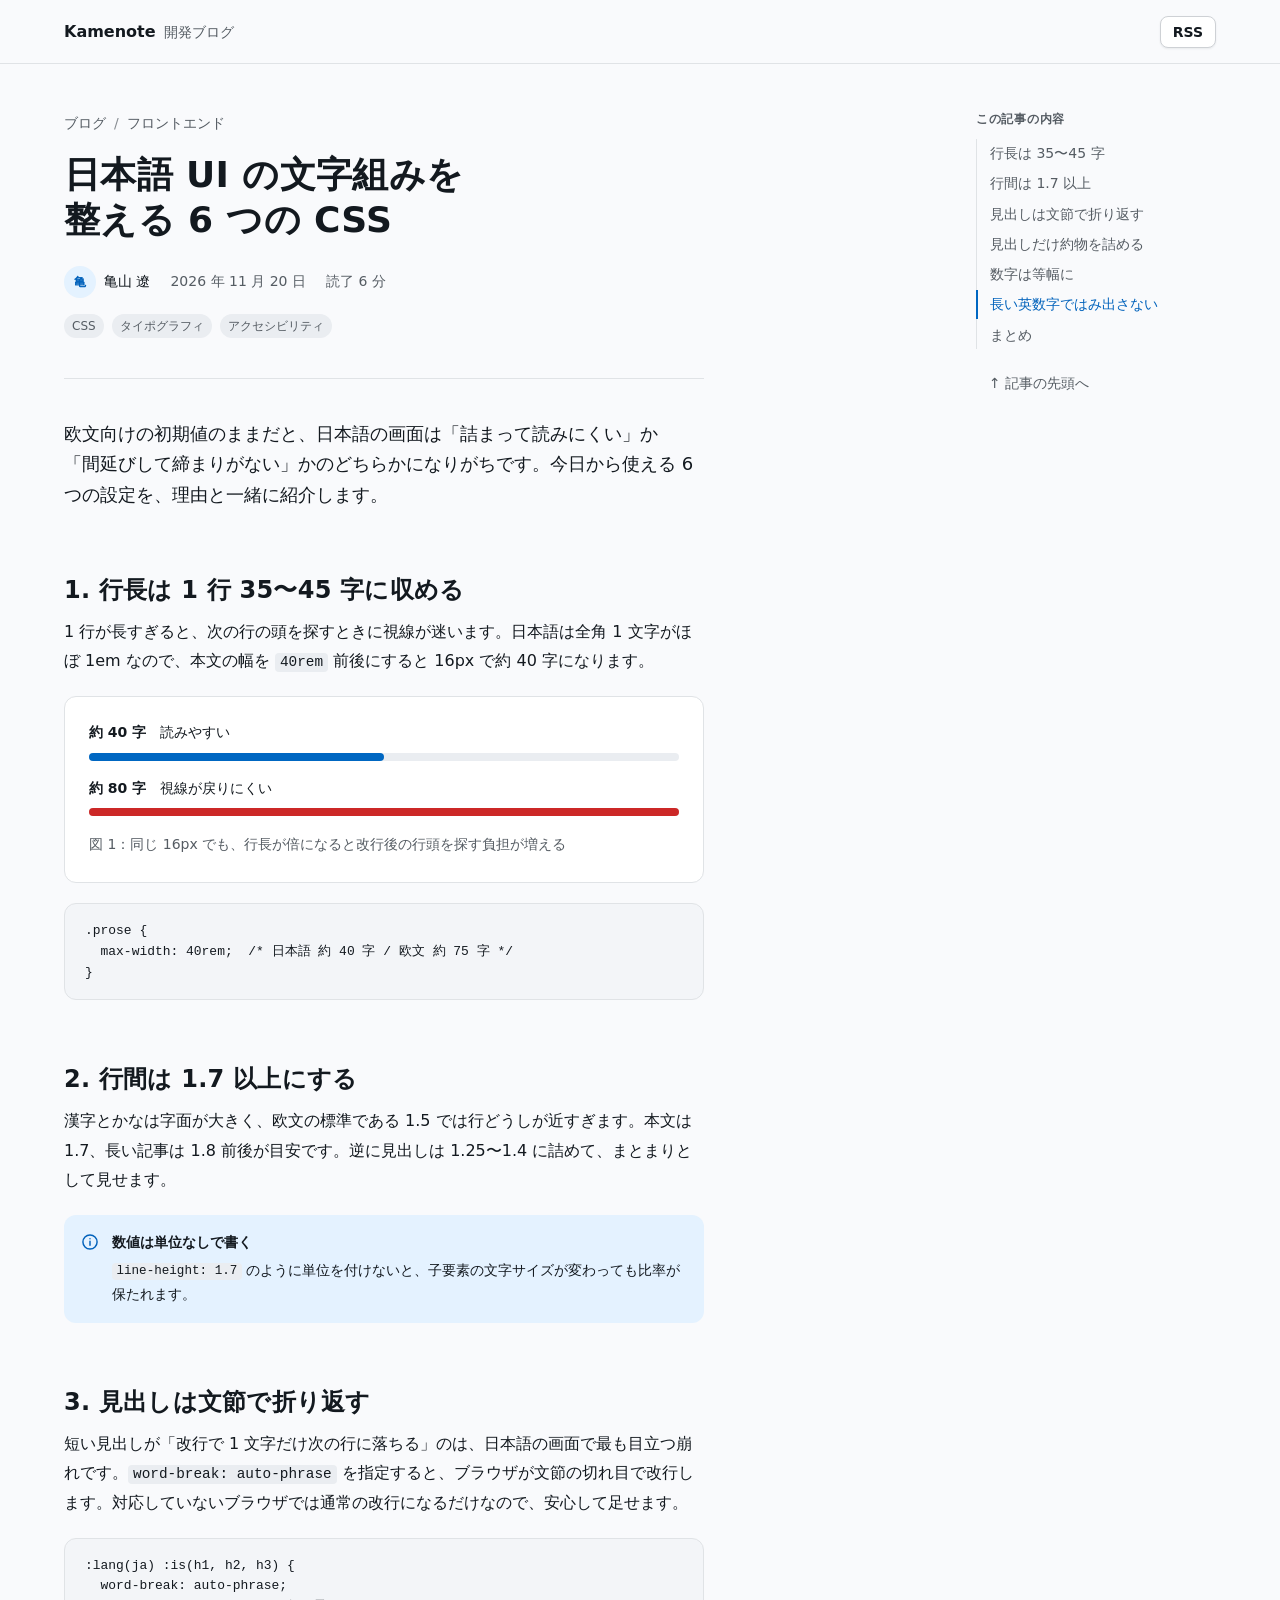
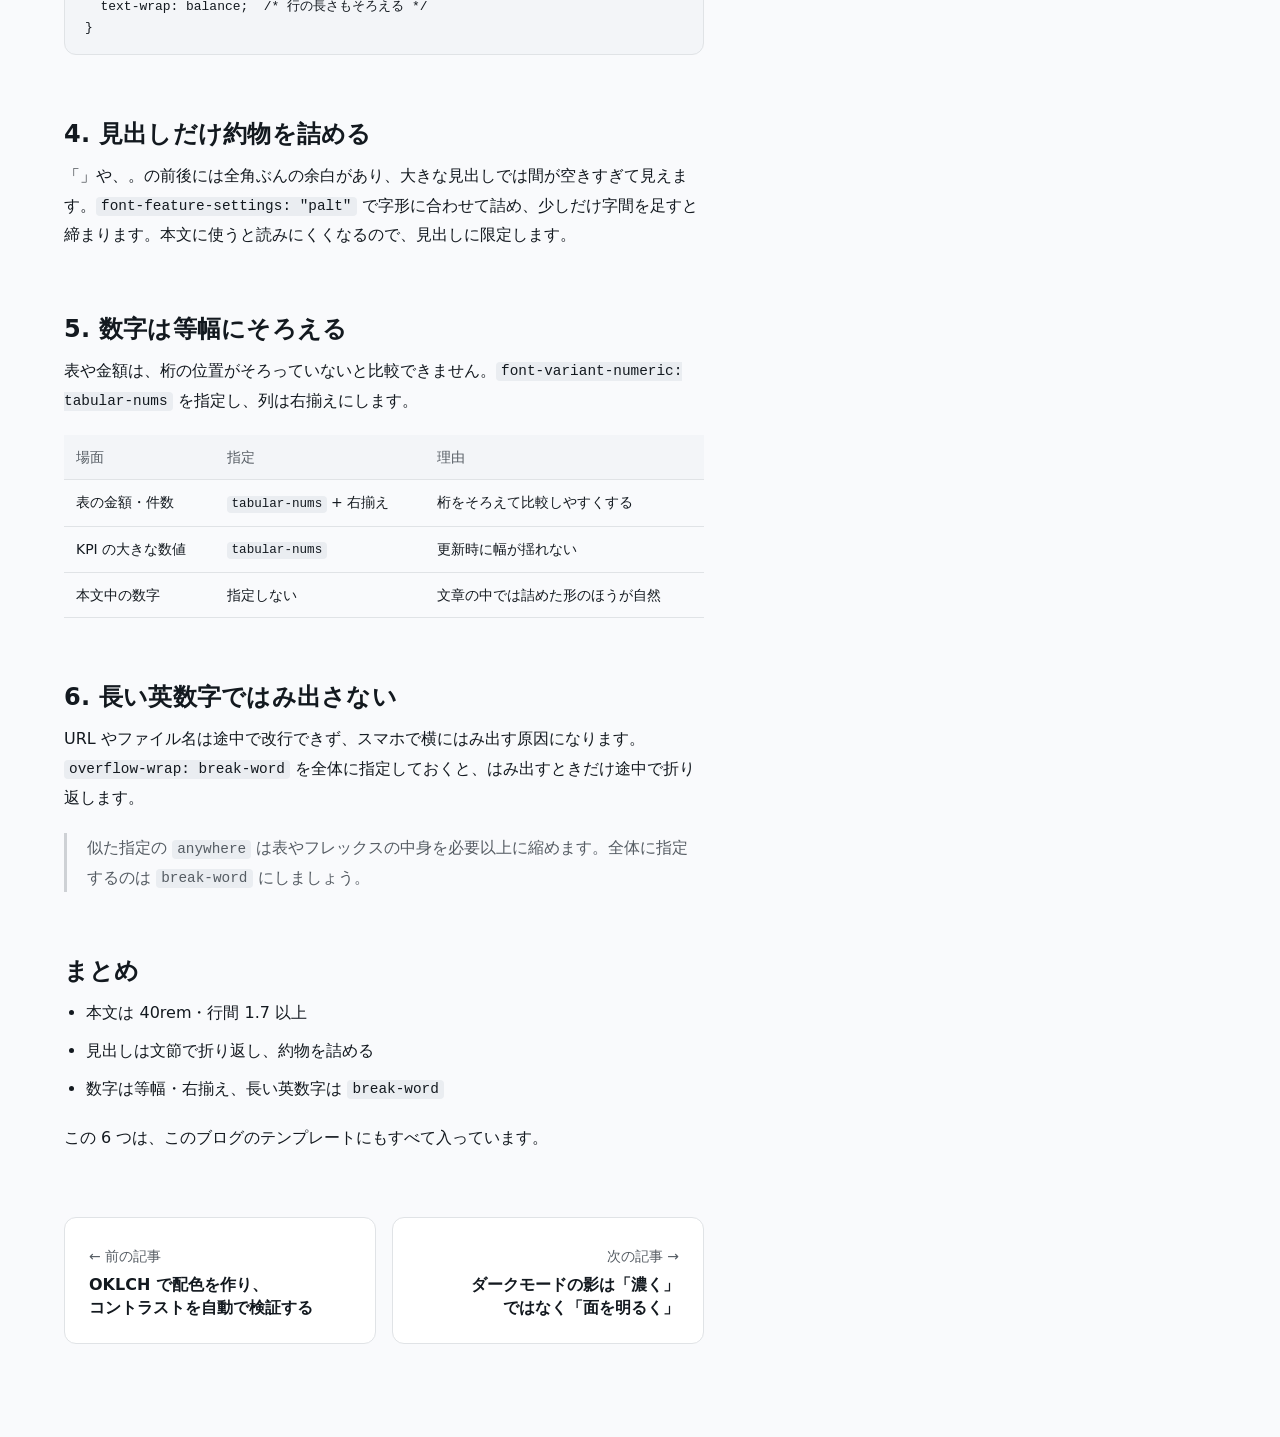
<file: .agents/skills/elite-ux-architect/assets/exemplars/article.html>
<!doctype html>
<html lang="ja">
<head>
<meta charset="utf-8">
<meta name="viewport" content="width=device-width, initial-scale=1">
<title>日本語 UI の文字組みを整える 6 つの CSS — Kamenote 開発ブログ</title>
<link rel="stylesheet" href="../tokens.css">
<link rel="stylesheet" href="../base.css">
<script>
  const q = new URLSearchParams(location.search);
  if (q.get('theme')) document.documentElement.dataset.theme = q.get('theme');
  if (q.get('accent')) document.documentElement.dataset.accent = q.get('accent');
</script>
<style>
  .site-header { position: sticky; top: 0; z-index: var(--z-sticky); height: var(--header-h); border-bottom: 1px solid var(--border); background: color-mix(in oklch, var(--bg) 88%, transparent); backdrop-filter: blur(10px); }
  .site-header .container { height: 100%; display: flex; align-items: center; justify-content: space-between; gap: var(--space-4); }
  .brand { font-weight: var(--weight-bold); text-decoration: none; }
  .brand span { color: var(--text-muted); font-weight: var(--weight-medium); margin-left: var(--space-2); font-size: var(--text-sm); }
  .progress { position: absolute; left: 0; bottom: -1px; height: 2px; width: 100%; background: var(--accent); transform-origin: left; transform: scaleX(0); }

  .article-layout { display: grid; gap: var(--space-12); padding-block: var(--space-12) var(--space-24); }
  @media (min-width: 64rem) { .article-layout { grid-template-columns: minmax(0, var(--measure)) 15rem; justify-content: space-between; } }

  .breadcrumb ol { display: flex; flex-wrap: wrap; gap: var(--space-2); font-size: var(--text-sm); color: var(--text-muted); }
  .breadcrumb li + li::before { content: "/"; margin-right: var(--space-2); color: var(--text-faint); }
  .breadcrumb a { text-decoration: none; }
  .breadcrumb a:hover { color: var(--text); text-decoration: underline; }
  .article-title { margin-top: var(--space-4); font-size: clamp(var(--text-3xl), 1.6rem + 1.6vw, var(--text-4xl)); }
  .meta { display: flex; flex-wrap: wrap; gap: var(--space-3) var(--space-5); align-items: center; margin-top: var(--space-6); font-size: var(--text-sm); color: var(--text-muted); }
  .meta .author { display: flex; gap: var(--space-2); align-items: center; color: var(--text); font-weight: var(--weight-medium); }
  .tags { --cluster-gap: var(--space-2); margin-top: var(--space-4); }
  .article-body { margin-top: var(--space-10); padding-top: var(--space-10); border-top: 1px solid var(--border); }
  .article-body .lead { color: var(--text); }

  figure.diagram { padding: var(--space-6); border: 1px solid var(--border); border-radius: var(--radius-lg); background: var(--surface); }
  figure.diagram figcaption { margin-top: var(--space-4); font-size: var(--text-sm); color: var(--text-muted); }
  .measure-demo { display: grid; gap: var(--space-4); }
  .measure-demo div { font-size: var(--text-sm); line-height: var(--leading-normal); }
  .measure-demo .bar { display: block; height: 0.5rem; margin-top: var(--space-2); border-radius: var(--radius-full); background: var(--surface-3); }
  .measure-demo .bar i { display: block; height: 100%; border-radius: inherit; background: var(--accent); }
  .measure-demo .bar.too-long i { background: var(--danger); }
  .measure-demo strong { font-weight: var(--weight-semibold); }

  .prose table { width: 100%; font-size: var(--text-sm); line-height: var(--leading-snug); }
  .prose th, .prose td { padding: var(--space-3); border-bottom: 1px solid var(--border); text-align: left; vertical-align: top; }
  .prose th { color: var(--text-muted); font-weight: var(--weight-medium); background: var(--surface-2); }
  .prose .alert { line-height: var(--leading-normal); }

  .toc { position: sticky; top: calc(var(--header-h) + var(--space-8)); align-self: start; display: none; font-size: var(--text-sm); }
  @media (min-width: 64rem) { .toc { display: block; } }
  .toc h2 { font-size: var(--text-xs); font-weight: var(--weight-semibold); letter-spacing: var(--tracking-wide); color: var(--text-muted); margin-bottom: var(--space-3); }
  .toc ol { display: grid; gap: 2px; border-left: 1px solid var(--border); }
  .toc a { display: block; margin-left: -1px; padding: var(--space-1) var(--space-3); border-left: 2px solid transparent; color: var(--text-muted); text-decoration: none; line-height: var(--leading-snug); }
  .toc a:hover { color: var(--text); }
  .toc a[aria-current="true"] { border-left-color: var(--accent); color: var(--accent-text); font-weight: var(--weight-medium); }
  .toc .to-top { display: inline-block; margin-top: var(--space-5); color: var(--text-muted); }

  .article-foot { margin-top: var(--space-16); display: grid; gap: var(--space-4); }
  @media (min-width: 40rem) { .article-foot { grid-template-columns: 1fr 1fr; } }
  .next-card { display: block; text-decoration: none; transition: border-color var(--dur-1) var(--ease-out); }
  .next-card:hover { border-color: var(--border-strong); }
  .next-card small { color: var(--text-muted); }
  .next-card strong { display: block; margin-top: var(--space-1); font-weight: var(--weight-semibold); line-height: var(--leading-snug); }
  .next-card--next { text-align: right; }
  :lang(ja) .next-card strong { word-break: auto-phrase; }
</style>
</head>
<body>
<a class="skip-link" href="#main">本文へスキップ</a>

<header class="site-header" id="top">
  <div class="container">
    <a class="brand" href="#">Kamenote<span>開発ブログ</span></a>
    <a class="btn btn--secondary btn--sm" href="#">RSS</a>
  </div>
  <div class="progress" aria-hidden="true"></div>
</header>

<div class="container">
  <div class="article-layout">
    <main id="main">
      <nav class="breadcrumb" aria-label="パンくずリスト"><ol role="list"><li><a href="#">ブログ</a></li><li><a href="#">フロントエンド</a></li></ol></nav>
      <h1 class="article-title">日本語 UI の文字組みを整える 6 つの CSS</h1>
      <div class="meta">
        <span class="author"><span class="avatar">亀</span>亀山 遼</span>
        <time datetime="2026-11-20">2026 年 11 月 20 日</time>
        <span>読了 6 分</span>
      </div>
      <div class="cluster tags"><span class="badge">CSS</span><span class="badge">タイポグラフィ</span><span class="badge">アクセシビリティ</span></div>

      <article class="article-body prose">
        <p class="lead">欧文向けの初期値のままだと、日本語の画面は「詰まって読みにくい」か「間延びして締まりがない」かのどちらかになりがちです。今日から使える 6 つの設定を、理由と一緒に紹介します。</p>

        <h2 id="measure">1. 行長は 1 行 35〜45 字に収める</h2>
        <p>1 行が長すぎると、次の行の頭を探すときに視線が迷います。日本語は全角 1 文字がほぼ 1em なので、本文の幅を <code>40rem</code> 前後にすると 16px で約 40 字になります。</p>
        <figure class="diagram">
          <div class="measure-demo">
            <div><strong>約 40 字</strong>　読みやすい<span class="bar"><i style="width:50%"></i></span></div>
            <div><strong>約 80 字</strong>　視線が戻りにくい<span class="bar too-long"><i style="width:100%"></i></span></div>
          </div>
          <figcaption>図 1：同じ 16px でも、行長が倍になると改行後の行頭を探す負担が増える</figcaption>
        </figure>
<pre><code>.prose {
  max-width: 40rem;  /* 日本語 約 40 字 / 欧文 約 75 字 */
}</code></pre>

        <h2 id="leading">2. 行間は 1.7 以上にする</h2>
        <p>漢字とかなは字面が大きく、欧文の標準である 1.5 では行どうしが近すぎます。本文は 1.7、長い記事は 1.8 前後が目安です。逆に見出しは 1.25〜1.4 に詰めて、まとまりとして見せます。</p>
        <div class="alert" role="note">
          <svg class="icon" viewBox="0 0 24 24" aria-hidden="true"><circle cx="12" cy="12" r="8.5"/><path d="M12 11v5M12 8h.01"/></svg>
          <div><p class="alert__title">数値は単位なしで書く</p><p><code>line-height: 1.7</code> のように単位を付けないと、子要素の文字サイズが変わっても比率が保たれます。</p></div>
        </div>

        <h2 id="phrase">3. 見出しは文節で折り返す</h2>
        <p>短い見出しが「改行で 1 文字だけ次の行に落ちる」のは、日本語の画面で最も目立つ崩れです。<code>word-break: auto-phrase</code> を指定すると、ブラウザが文節の切れ目で改行します。対応していないブラウザでは通常の改行になるだけなので、安心して足せます。</p>
<pre><code>:lang(ja) :is(h1, h2, h3) {
  word-break: auto-phrase;
  text-wrap: balance;  /* 行の長さもそろえる */
}</code></pre>

        <h2 id="kerning">4. 見出しだけ約物を詰める</h2>
        <p>「」や、。の前後には全角ぶんの余白があり、大きな見出しでは間が空きすぎて見えます。<code>font-feature-settings: "palt"</code> で字形に合わせて詰め、少しだけ字間を足すと締まります。本文に使うと読みにくくなるので、見出しに限定します。</p>

        <h2 id="numbers">5. 数字は等幅にそろえる</h2>
        <p>表や金額は、桁の位置がそろっていないと比較できません。<code>font-variant-numeric: tabular-nums</code> を指定し、列は右揃えにします。</p>
        <table>
          <thead><tr><th scope="col">場面</th><th scope="col">指定</th><th scope="col">理由</th></tr></thead>
          <tbody>
            <tr><td>表の金額・件数</td><td><code>tabular-nums</code> + 右揃え</td><td>桁をそろえて比較しやすくする</td></tr>
            <tr><td>KPI の大きな数値</td><td><code>tabular-nums</code></td><td>更新時に幅が揺れない</td></tr>
            <tr><td>本文中の数字</td><td>指定しない</td><td>文章の中では詰めた形のほうが自然</td></tr>
          </tbody>
        </table>

        <h2 id="overflow">6. 長い英数字ではみ出さない</h2>
        <p>URL やファイル名は途中で改行できず、スマホで横にはみ出す原因になります。<code>overflow-wrap: break-word</code> を全体に指定しておくと、はみ出すときだけ途中で折り返します。</p>
        <blockquote>似た指定の <code>anywhere</code> は表やフレックスの中身を必要以上に縮めます。全体に指定するのは <code>break-word</code> にしましょう。</blockquote>

        <h2 id="summary">まとめ</h2>
        <ul>
          <li>本文は 40rem・行間 1.7 以上</li>
          <li>見出しは文節で折り返し、約物を詰める</li>
          <li>数字は等幅・右揃え、長い英数字は <code>break-word</code></li>
        </ul>
        <p>この 6 つは、このブログのテンプレートにもすべて入っています。</p>
      </article>

      <nav class="article-foot" aria-label="前後の記事">
        <a class="card next-card" href="#"><small>← 前の記事</small><strong>OKLCH で配色を作り、コントラストを自動で検証する</strong></a>
        <a class="card next-card next-card--next" href="#"><small>次の記事 →</small><strong>ダークモードの影は「濃く」ではなく「面を明るく」</strong></a>
      </nav>
    </main>

    <aside class="toc" aria-label="目次">
      <h2>この記事の内容</h2>
      <ol role="list">
        <li><a href="#measure" aria-current="true">行長は 35〜45 字</a></li>
        <li><a href="#leading">行間は 1.7 以上</a></li>
        <li><a href="#phrase">見出しは文節で折り返す</a></li>
        <li><a href="#kerning">見出しだけ約物を詰める</a></li>
        <li><a href="#numbers">数字は等幅に</a></li>
        <li><a href="#overflow">長い英数字ではみ出さない</a></li>
        <li><a href="#summary">まとめ</a></li>
      </ol>
      <a class="to-top" href="#top">↑ 記事の先頭へ</a>
    </aside>
  </div>
</div>

<a class="btn btn--secondary btn--icon back-to-top" href="#top" aria-label="ページの先頭へ戻る"><svg class="icon" viewBox="0 0 24 24" aria-hidden="true"><path d="M12 19V5M6 11l6-6 6 6"/></svg></a>

<script>
  // 現在地（スクロールスパイ）: 画面上部 1/3 に入った見出しを目次で強調する
  const tocLinks = [...document.querySelectorAll('.toc a[href^="#"]:not(.to-top)')];
  const spy = new IntersectionObserver((entries) => {
    entries.forEach((entry) => {
      if (!entry.isIntersecting) return;
      tocLinks.forEach((link) => link.setAttribute('aria-current', String(link.hash === `#${entry.target.id}`)));
    });
  }, { rootMargin: '0px 0px -66% 0px' });
  document.querySelectorAll('.article-body h2[id]').forEach((heading) => spy.observe(heading));

  // 読了プログレスと戻る導線（transform / opacity だけを動かす）
  const progress = document.querySelector('.progress');
  const backToTop = document.querySelector('.back-to-top');
  const onScroll = () => {
    const max = document.documentElement.scrollHeight - innerHeight;
    progress.style.transform = `scaleX(${max > 0 ? scrollY / max : 0})`;
    backToTop.classList.toggle('is-visible', scrollY > innerHeight);
  };
  addEventListener('scroll', onScroll, { passive: true });
  onScroll();
</script>
</body>
</html>
</file>
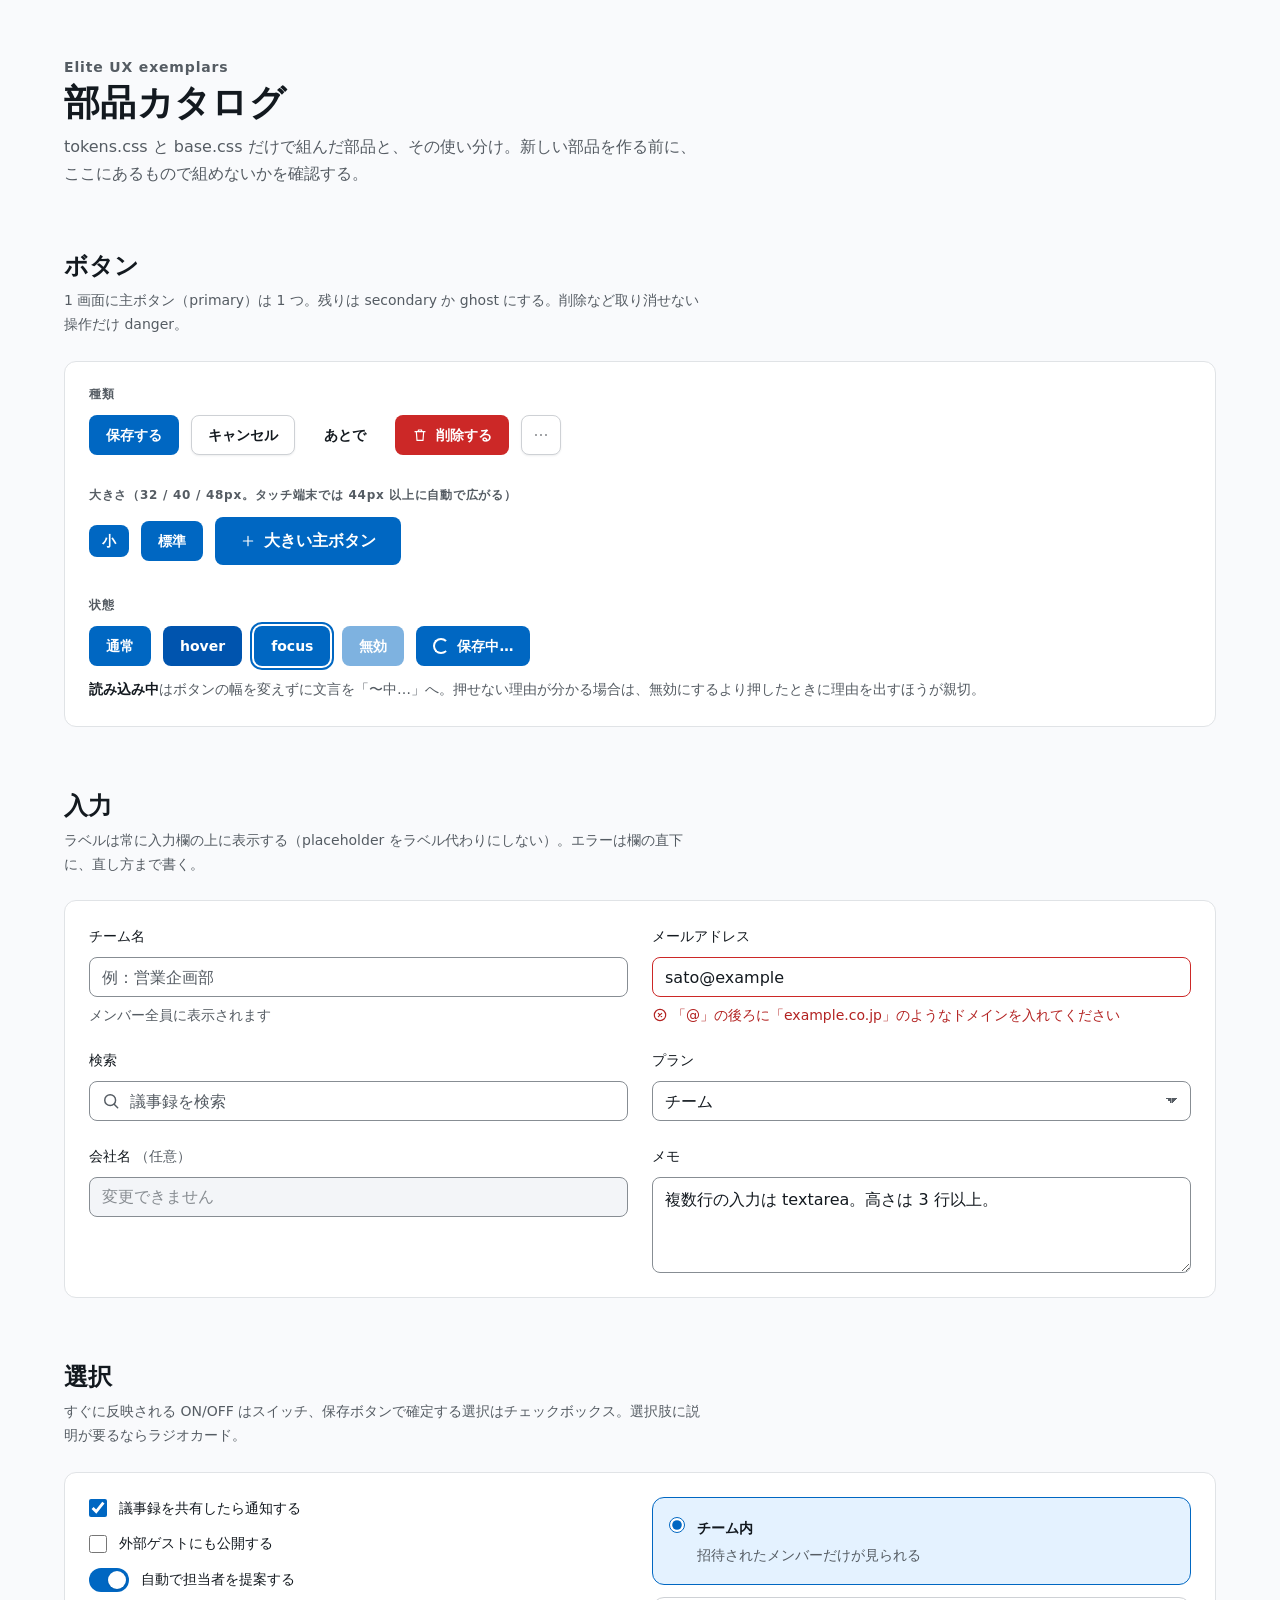
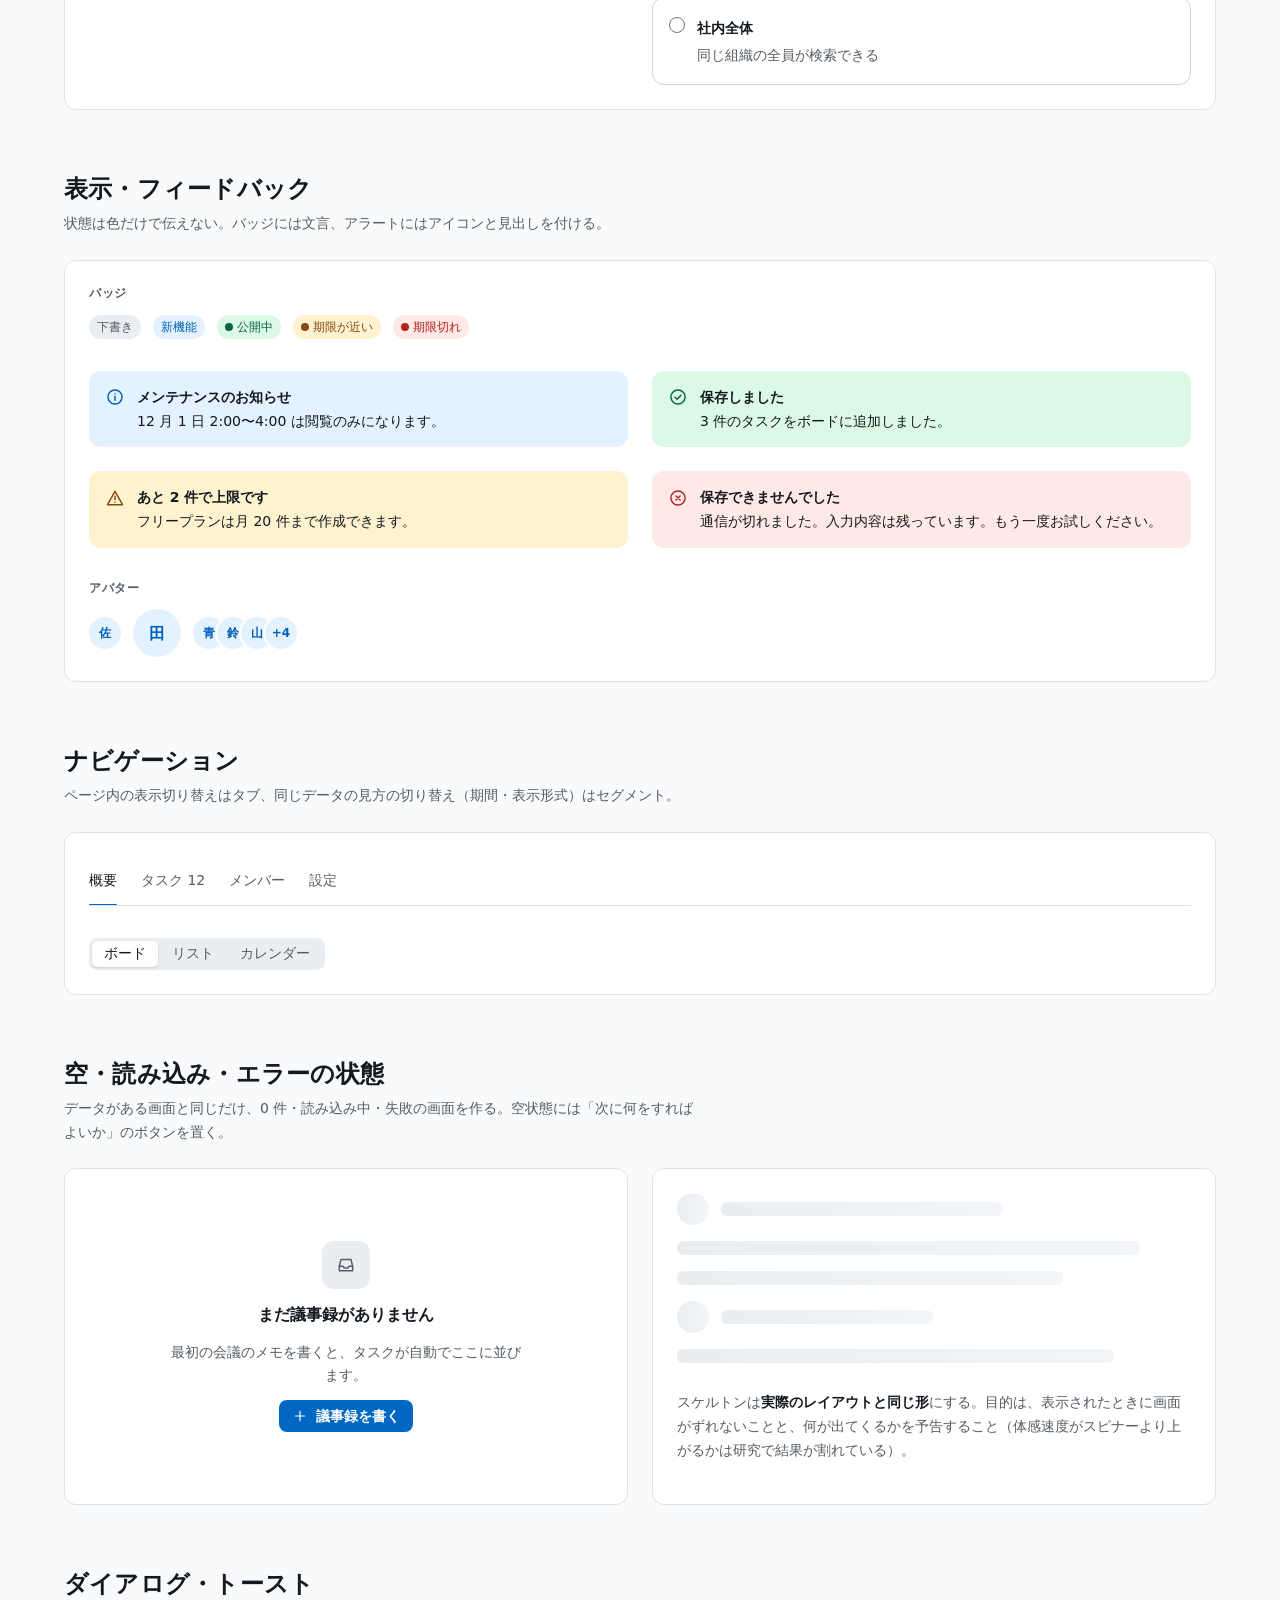
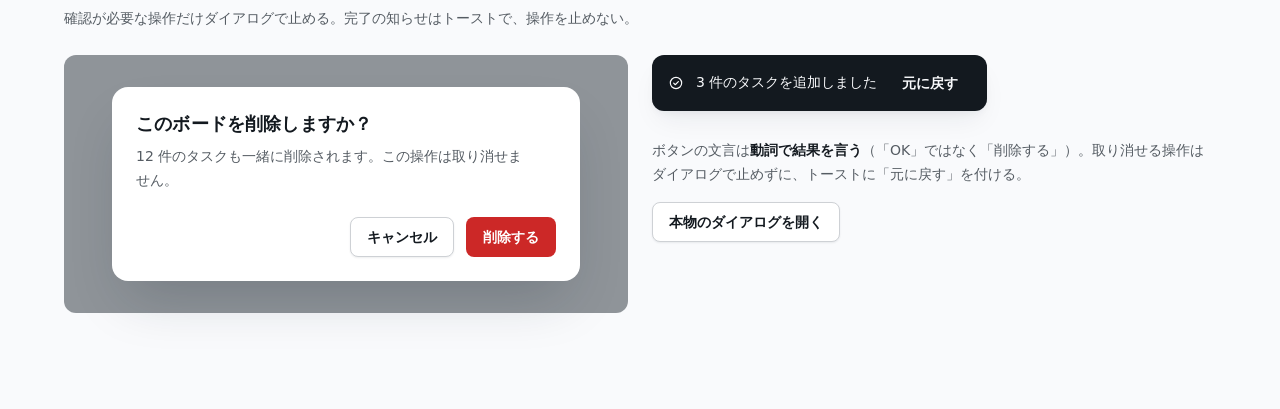
<file: .agents/skills/elite-ux-architect/assets/exemplars/components.html>
<!doctype html>
<html lang="ja">
<head>
<meta charset="utf-8">
<meta name="viewport" content="width=device-width, initial-scale=1">
<title>部品カタログ — Elite UX exemplars</title>
<link rel="stylesheet" href="../tokens.css">
<link rel="stylesheet" href="../base.css">
<script>
  const q = new URLSearchParams(location.search);
  if (q.get('theme')) document.documentElement.dataset.theme = q.get('theme');
  if (q.get('accent')) document.documentElement.dataset.accent = q.get('accent');
</script>
<style>
  .page { padding-block: var(--space-12) var(--space-24); }
  .page > header p { margin-top: var(--space-2); color: var(--text-muted); max-width: var(--measure); }
  .group { margin-top: var(--space-16); }
  .group > h2 { font-size: var(--text-2xl); }
  .group > p { margin-top: var(--space-2); color: var(--text-muted); font-size: var(--text-sm); max-width: var(--measure); }
  .demo { margin-top: var(--space-6); display: grid; gap: var(--space-8); }
  .demo h3 { font-size: var(--text-xs); font-weight: var(--weight-semibold); letter-spacing: var(--tracking-wide); color: var(--text-muted); margin-bottom: var(--space-3); }
  .demo-grid { display: grid; gap: var(--space-6); }
  @media (min-width: 48rem) { .demo-grid { grid-template-columns: repeat(2, 1fr); } }
  .rule { margin-top: var(--space-3); font-size: var(--text-sm); color: var(--text-muted); }
  .rule b { color: var(--text); font-weight: var(--weight-semibold); }
  .is-hover.btn--primary { background: var(--accent-hover); }
  .is-hover.btn--secondary { background: var(--surface-2); }
  .is-focus { outline: 2px solid var(--focus-ring); outline-offset: 2px; }
  .sk-row { display: grid; grid-template-columns: auto 1fr; gap: var(--space-3); align-items: center; }
  .static-toast { position: static; display: inline-flex; }
  .dialog-preview { position: relative; padding: var(--space-8); border-radius: var(--radius-lg); background: var(--overlay); }
  .dialog-preview .dialog { position: static; display: block; margin: 0 auto; }
</style>
</head>
<body>
<svg width="0" height="0" style="position:absolute" aria-hidden="true">
  <symbol id="i-plus" viewBox="0 0 24 24"><path d="M12 5v14M5 12h14"/></symbol>
  <symbol id="i-trash" viewBox="0 0 24 24"><path d="M4.5 7h15M9.5 7V4.5h5V7M6.5 7l1 13h9l1-13"/></symbol>
  <symbol id="i-dots" viewBox="0 0 24 24"><path d="M6 12h.01M12 12h.01M18 12h.01"/></symbol>
  <symbol id="i-info" viewBox="0 0 24 24"><circle cx="12" cy="12" r="8.5"/><path d="M12 11v5M12 8h.01"/></symbol>
  <symbol id="i-check-circle" viewBox="0 0 24 24"><circle cx="12" cy="12" r="8.5"/><path d="M8.5 12.2l2.4 2.4 4.6-4.8"/></symbol>
  <symbol id="i-alert" viewBox="0 0 24 24"><path d="M12 4l9 16H3z"/><path d="M12 10v4M12 17h.01"/></symbol>
  <symbol id="i-x-circle" viewBox="0 0 24 24"><circle cx="12" cy="12" r="8.5"/><path d="M9.5 9.5l5 5M14.5 9.5l-5 5"/></symbol>
  <symbol id="i-search" viewBox="0 0 24 24"><circle cx="11" cy="11" r="6.5"/><path d="M20 20l-4.2-4.2"/></symbol>
  <symbol id="i-inbox" viewBox="0 0 24 24"><path d="M4 13.5l2-8h12l2 8v5.5H4z"/><path d="M4 13.5h4.5l1 2h5l1-2H20"/></symbol>
</svg>

<main class="container page" id="main">
  <header>
    <p class="eyebrow">Elite UX exemplars</p>
    <h1 class="h1">部品カタログ</h1>
    <p>tokens.css と base.css だけで組んだ部品と、その使い分け。新しい部品を作る前に、ここにあるもので組めないかを確認する。</p>
  </header>

  <section class="group" aria-labelledby="g-button">
    <h2 id="g-button">ボタン</h2>
    <p>1 画面に主ボタン（primary）は 1 つ。残りは secondary か ghost にする。削除など取り消せない操作だけ danger。</p>
    <div class="demo card">
      <div>
        <h3>種類</h3>
        <div class="cluster">
          <button class="btn btn--primary">保存する</button>
          <button class="btn btn--secondary">キャンセル</button>
          <button class="btn btn--ghost">あとで</button>
          <button class="btn btn--danger"><svg class="icon icon--sm"><use href="#i-trash"/></svg>削除する</button>
          <button class="btn btn--secondary btn--icon" aria-label="その他の操作"><svg class="icon"><use href="#i-dots"/></svg></button>
        </div>
      </div>
      <div>
        <h3>大きさ（32 / 40 / 48px。タッチ端末では 44px 以上に自動で広がる）</h3>
        <div class="cluster">
          <button class="btn btn--primary btn--sm">小</button>
          <button class="btn btn--primary">標準</button>
          <button class="btn btn--primary btn--lg"><svg class="icon icon--sm"><use href="#i-plus"/></svg>大きい主ボタン</button>
        </div>
      </div>
      <div>
        <h3>状態</h3>
        <div class="cluster">
          <button class="btn btn--primary">通常</button>
          <button class="btn btn--primary is-hover">hover</button>
          <button class="btn btn--primary is-focus">focus</button>
          <button class="btn btn--primary" disabled>無効</button>
          <button class="btn btn--primary" aria-busy="true"><span class="spinner" aria-hidden="true"></span>保存中…</button>
        </div>
        <p class="rule"><b>読み込み中</b>はボタンの幅を変えずに文言を「〜中…」へ。押せない理由が分かる場合は、無効にするより押したときに理由を出すほうが親切。</p>
      </div>
    </div>
  </section>

  <section class="group" aria-labelledby="g-input">
    <h2 id="g-input">入力</h2>
    <p>ラベルは常に入力欄の上に表示する（placeholder をラベル代わりにしない）。エラーは欄の直下に、直し方まで書く。</p>
    <div class="demo card">
      <div class="demo-grid">
        <div class="field"><label class="label" for="c1">チーム名</label><input class="input" id="c1" placeholder="例：営業企画部"><p class="hint">メンバー全員に表示されます</p></div>
        <div class="field"><label class="label" for="c2">メールアドレス</label><input class="input" id="c2" value="sato@example" aria-invalid="true" aria-describedby="c2e"><p class="error-text" id="c2e"><svg class="icon icon--sm"><use href="#i-x-circle"/></svg>「@」の後ろに「example.co.jp」のようなドメインを入れてください</p></div>
        <div class="field"><label class="label" for="c3">検索</label><label class="input-group"><svg class="icon"><use href="#i-search"/></svg><input class="input" id="c3" type="search" placeholder="議事録を検索"></label></div>
        <div class="field"><label class="label" for="c4">プラン</label><select class="select" id="c4"><option>チーム</option><option>ビジネス</option></select></div>
        <div class="field"><label class="label" for="c5">会社名 <span class="optional">（任意）</span></label><input class="input" id="c5" disabled value="変更できません"></div>
        <div class="field"><label class="label" for="c6">メモ</label><textarea class="textarea" id="c6">複数行の入力は textarea。高さは 3 行以上。</textarea></div>
      </div>
    </div>
  </section>

  <section class="group" aria-labelledby="g-choice">
    <h2 id="g-choice">選択</h2>
    <p>すぐに反映される ON/OFF はスイッチ、保存ボタンで確定する選択はチェックボックス。選択肢に説明が要るならラジオカード。</p>
    <div class="demo card">
      <div class="demo-grid">
        <div class="stack" style="--stack-gap: var(--space-3)">
          <label class="check"><input type="checkbox" checked>議事録を共有したら通知する</label>
          <label class="check"><input type="checkbox">外部ゲストにも公開する</label>
          <label class="check"><input class="switch" type="checkbox" role="switch" checked>自動で担当者を提案する</label>
        </div>
        <fieldset style="border:0; padding:0; margin:0; display:grid; gap: var(--space-3)">
          <legend class="visually-hidden">公開範囲</legend>
          <label class="choice"><input type="radio" name="vis" checked><span><span class="choice__title">チーム内</span><br><span class="choice__desc">招待されたメンバーだけが見られる</span></span></label>
          <label class="choice"><input type="radio" name="vis"><span><span class="choice__title">社内全体</span><br><span class="choice__desc">同じ組織の全員が検索できる</span></span></label>
        </fieldset>
      </div>
    </div>
  </section>

  <section class="group" aria-labelledby="g-feedback">
    <h2 id="g-feedback">表示・フィードバック</h2>
    <p>状態は色だけで伝えない。バッジには文言、アラートにはアイコンと見出しを付ける。</p>
    <div class="demo card">
      <div>
        <h3>バッジ</h3>
        <div class="cluster"><span class="badge">下書き</span><span class="badge badge--accent">新機能</span><span class="badge badge--success"><span class="dot"></span>公開中</span><span class="badge badge--warning"><span class="dot"></span>期限が近い</span><span class="badge badge--danger"><span class="dot"></span>期限切れ</span></div>
      </div>
      <div class="demo-grid">
        <div class="alert" role="note"><svg class="icon"><use href="#i-info"/></svg><div><p class="alert__title">メンテナンスのお知らせ</p><p>12 月 1 日 2:00〜4:00 は閲覧のみになります。</p></div></div>
        <div class="alert alert--success" role="status"><svg class="icon"><use href="#i-check-circle"/></svg><div><p class="alert__title">保存しました</p><p>3 件のタスクをボードに追加しました。</p></div></div>
        <div class="alert alert--warning" role="note"><svg class="icon"><use href="#i-alert"/></svg><div><p class="alert__title">あと 2 件で上限です</p><p>フリープランは月 20 件まで作成できます。</p></div></div>
        <div class="alert alert--danger" role="alert"><svg class="icon"><use href="#i-x-circle"/></svg><div><p class="alert__title">保存できませんでした</p><p>通信が切れました。入力内容は残っています。もう一度お試しください。</p></div></div>
      </div>
      <div>
        <h3>アバター</h3>
        <div class="cluster"><span class="avatar">佐</span><span class="avatar avatar--lg">田</span><span class="avatar-stack"><span class="avatar">青</span><span class="avatar">鈴</span><span class="avatar">山</span><span class="avatar">+4</span></span></div>
      </div>
    </div>
  </section>

  <section class="group" aria-labelledby="g-nav">
    <h2 id="g-nav">ナビゲーション</h2>
    <p>ページ内の表示切り替えはタブ、同じデータの見方の切り替え（期間・表示形式）はセグメント。</p>
    <div class="demo card">
      <div class="tabs" role="tablist"><button class="tab" role="tab" aria-selected="true">概要</button><button class="tab" role="tab" aria-selected="false">タスク 12</button><button class="tab" role="tab" aria-selected="false">メンバー</button><button class="tab" role="tab" aria-selected="false">設定</button></div>
      <div class="segmented" role="group" aria-label="表示形式"><button aria-pressed="true">ボード</button><button aria-pressed="false">リスト</button><button aria-pressed="false">カレンダー</button></div>
    </div>
  </section>

  <section class="group" aria-labelledby="g-state">
    <h2 id="g-state">空・読み込み・エラーの状態</h2>
    <p>データがある画面と同じだけ、0 件・読み込み中・失敗の画面を作る。空状態には「次に何をすればよいか」のボタンを置く。</p>
    <div class="demo-grid" style="margin-top: var(--space-6)">
      <div class="card"><div class="empty"><div class="empty__icon"><svg class="icon"><use href="#i-inbox"/></svg></div><p class="empty__title">まだ議事録がありません</p><p class="empty__text">最初の会議のメモを書くと、タスクが自動でここに並びます。</p><button class="btn btn--primary btn--sm"><svg class="icon icon--sm"><use href="#i-plus"/></svg>議事録を書く</button></div></div>
      <div class="card stack" aria-busy="true" aria-label="読み込み中">
        <div class="sk-row"><div class="skeleton" style="width:2rem;height:2rem;border-radius:50%"></div><div class="skeleton" style="height:0.875rem;width:60%"></div></div>
        <div class="skeleton" style="height:0.875rem;width:90%"></div>
        <div class="skeleton" style="height:0.875rem;width:75%"></div>
        <div class="sk-row"><div class="skeleton" style="width:2rem;height:2rem;border-radius:50%"></div><div class="skeleton" style="height:0.875rem;width:45%"></div></div>
        <div class="skeleton" style="height:0.875rem;width:85%"></div>
        <p class="rule">スケルトンは<b>実際のレイアウトと同じ形</b>にする。目的は、表示されたときに画面がずれないことと、何が出てくるかを予告すること（体感速度がスピナーより上がるかは研究で結果が割れている）。</p>
      </div>
    </div>
  </section>

  <section class="group" aria-labelledby="g-overlay">
    <h2 id="g-overlay">ダイアログ・トースト</h2>
    <p>確認が必要な操作だけダイアログで止める。完了の知らせはトーストで、操作を止めない。</p>
    <div class="demo-grid" style="margin-top: var(--space-6)">
      <div class="dialog-preview">
        <div class="dialog" role="dialog" aria-labelledby="dp-title">
          <h3 class="dialog__title" id="dp-title">このボードを削除しますか？</h3>
          <p class="dialog__body">12 件のタスクも一緒に削除されます。この操作は取り消せません。</p>
          <div class="dialog__actions"><button class="btn btn--secondary">キャンセル</button><button class="btn btn--danger">削除する</button></div>
        </div>
      </div>
      <div class="stack">
        <div><div class="toast static-toast" role="status"><svg class="icon icon--sm"><use href="#i-check-circle"/></svg>3 件のタスクを追加しました<button class="btn btn--ghost btn--sm" style="color: inherit">元に戻す</button></div></div>
        <p class="rule">ボタンの文言は<b>動詞で結果を言う</b>（「OK」ではなく「削除する」）。取り消せる操作はダイアログで止めずに、トーストに「元に戻す」を付ける。</p>
        <button class="btn btn--secondary" type="button" id="open-dialog" style="align-self:flex-start">本物のダイアログを開く</button>
      </div>
    </div>
  </section>
</main>

<dialog class="dialog" id="real-dialog" aria-labelledby="rd-title">
  <form method="dialog">
    <h2 class="dialog__title" id="rd-title">ネイティブの &lt;dialog&gt;</h2>
    <p class="dialog__body">showModal() で開くと、背景の操作を止め、Esc で閉じ、閉じたあとは開いたボタンへフォーカスが戻る。自作のモーダルよりこちらを使う。</p>
    <div class="dialog__actions"><button class="btn btn--primary" value="ok">閉じる</button></div>
  </form>
</dialog>
<script>
  const realDialog = document.getElementById('real-dialog');
  document.getElementById('open-dialog').addEventListener('click', () => realDialog.showModal());
</script>
</body>
</html>
</file>
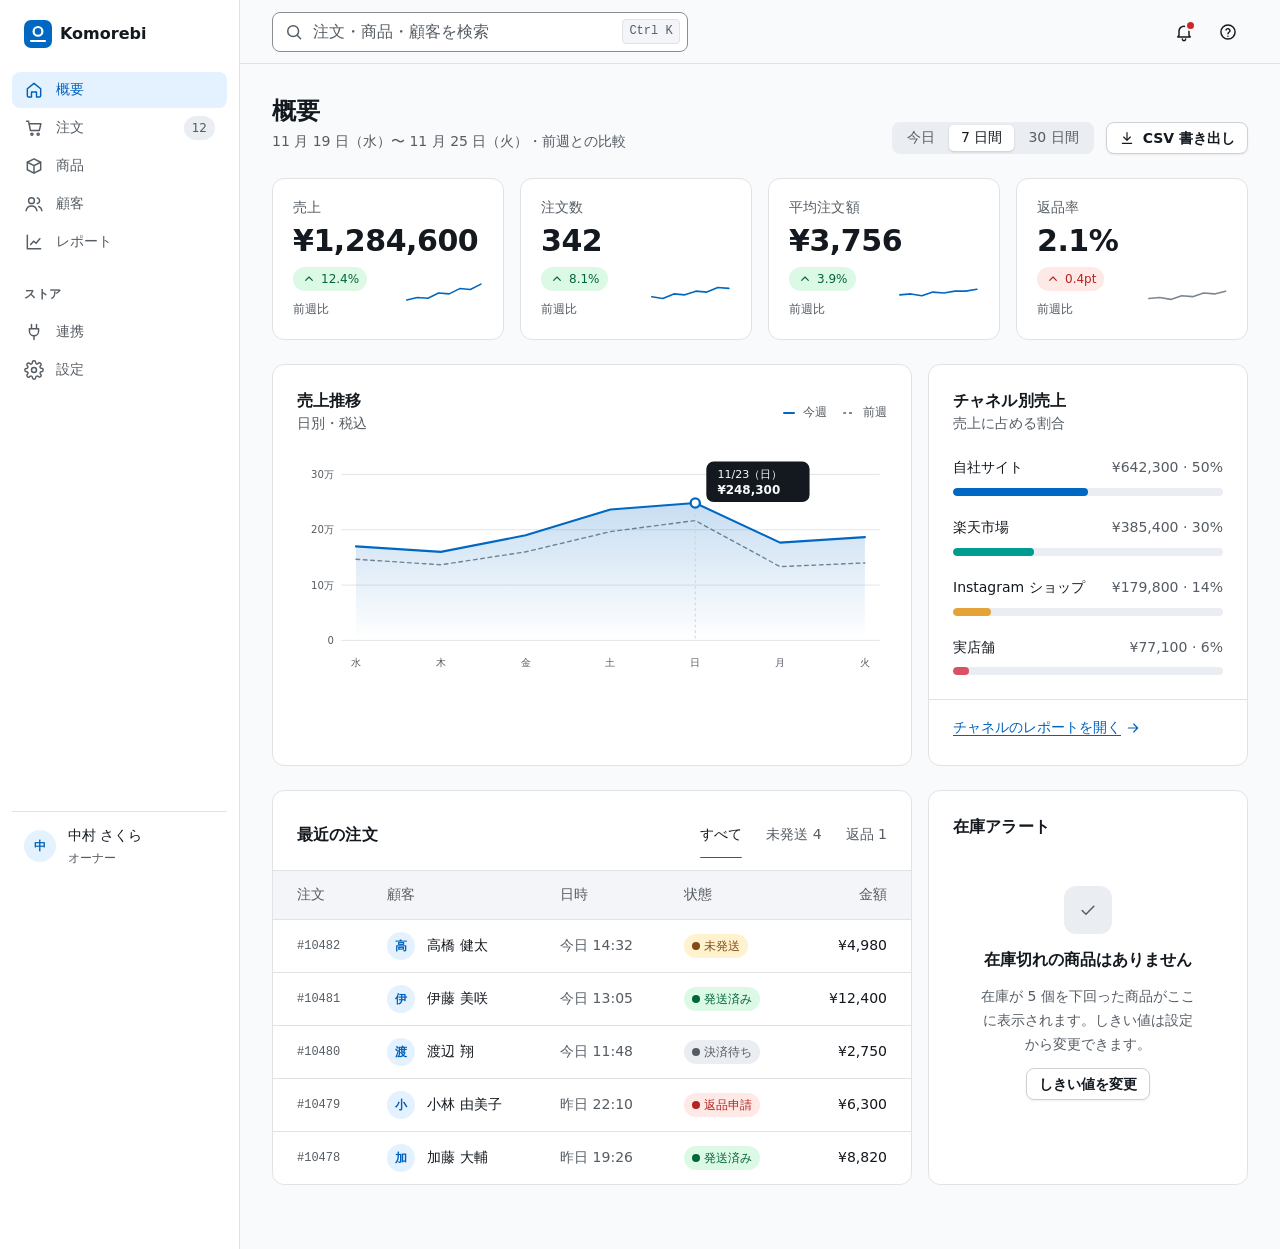
<file: .agents/skills/elite-ux-architect/assets/exemplars/dashboard.html>
<!doctype html>
<html lang="ja">
<head>
<meta charset="utf-8">
<meta name="viewport" content="width=device-width, initial-scale=1">
<title>概要 — Komorebi Store 管理画面</title>
<link rel="stylesheet" href="../tokens.css">
<link rel="stylesheet" href="../base.css">
<script>
  const q = new URLSearchParams(location.search);
  if (q.get('theme')) document.documentElement.dataset.theme = q.get('theme');
  if (q.get('accent')) document.documentElement.dataset.accent = q.get('accent');
</script>
<style>
  /* ---- App shell: サイドバー + 本体 ---------------------------------- */
  .app { display: grid; min-height: 100dvh; }
  @media (min-width: 64rem) { .app { grid-template-columns: var(--sidebar-w) 1fr; } }
  /* 列全体に背景と枠線、中身だけを sticky にする */
  .sidebar { display: none; border-right: 1px solid var(--border); background: var(--surface); }
  @media (min-width: 64rem) { .sidebar { display: block; } }
  .sidebar__inner {
    position: sticky;
    top: 0;
    height: 100dvh;
    display: flex;
    flex-direction: column;
    gap: var(--space-6);
    padding: var(--space-5) var(--space-3);
  }
  .brand { display: flex; align-items: center; gap: var(--space-2); padding: 0 var(--space-3); font-weight: var(--weight-bold); text-decoration: none; }
  .brand svg { width: 1.75rem; height: 1.75rem; }
  .nav-group { display: grid; gap: 2px; }
  .nav-label { padding: 0 var(--space-3) var(--space-2); font-size: var(--text-xs); font-weight: var(--weight-semibold); color: var(--text-muted); letter-spacing: var(--tracking-wide); }
  .nav-item {
    display: flex;
    align-items: center;
    gap: var(--space-3);
    min-height: 2.25rem;
    padding: 0 var(--space-3);
    border-radius: var(--radius-md);
    color: var(--text-muted);
    font-size: var(--text-sm);
    font-weight: var(--weight-medium);
    text-decoration: none;
  }
  .nav-item:hover { background: var(--surface-3); color: var(--text); }
  .nav-item[aria-current="page"] { background: var(--accent-soft); color: var(--accent-text); }
  .nav-item .badge { margin-left: auto; }
  .sidebar__user { margin-top: auto; display: flex; gap: var(--space-3); align-items: center; padding: var(--space-3); border-top: 1px solid var(--border); font-size: var(--text-sm); }
  .sidebar__user small { display: block; color: var(--text-muted); font-size: var(--text-xs); }

  .topbar {
    position: sticky;
    top: 0;
    z-index: var(--z-sticky);
    display: flex;
    align-items: center;
    gap: var(--space-3);
    height: var(--header-h);
    padding: 0 clamp(var(--space-4), 3vw, var(--space-8));
    border-bottom: 1px solid var(--border);
    background: color-mix(in oklch, var(--bg) 88%, transparent);
    backdrop-filter: blur(10px);
  }
  .topbar .input-group { width: min(100%, 26rem); }
  .topbar__actions { margin-left: auto; display: flex; gap: var(--space-1); align-items: center; }
  .has-dot { position: relative; }
  .has-dot::after { content: ""; position: absolute; top: 9px; right: 9px; width: 7px; height: 7px; border-radius: 50%; background: var(--danger); box-shadow: 0 0 0 2px var(--bg); }
  .mobile-only { display: inline-flex; }
  @media (min-width: 64rem) { .mobile-only { display: none; } }
  @media (max-width: 39.99rem) { .topbar .input-group kbd { display: none; } }

  .content { padding: var(--space-8) clamp(var(--space-4), 3vw, var(--space-8)) var(--space-16); display: grid; gap: var(--space-6); max-width: 90rem; }
  .page-head { display: flex; flex-wrap: wrap; gap: var(--space-4); align-items: flex-end; justify-content: space-between; }
  .page-head h1 { font-size: var(--text-2xl); }
  .page-head p { color: var(--text-muted); font-size: var(--text-sm); margin-top: var(--space-1); }

  /* ---- KPI --------------------------------------------------------- */
  /* スマホでも 2 列。数値は画面幅に合わせて縮め、補助のスパークラインは隠す */
  .kpis { display: grid; gap: var(--space-3); grid-template-columns: repeat(2, 1fr); }
  @media (min-width: 64rem) { .kpis { grid-template-columns: repeat(4, 1fr); gap: var(--space-4); } }
  @media (max-width: 39.99rem) { .kpi { padding: var(--space-4); } .spark { display: none; } }
  .kpi { display: grid; gap: var(--space-2); padding: var(--space-5); }
  .kpi__label { font-size: var(--text-sm); color: var(--text-muted); font-weight: var(--weight-medium); }
  .kpi__value { font-size: clamp(var(--text-xl), 1rem + 1.6vw, var(--text-3xl)); font-weight: var(--weight-semibold); letter-spacing: var(--tracking-tight); font-variant-numeric: tabular-nums; line-height: 1.15; }
  .kpi__foot { display: flex; align-items: center; justify-content: space-between; gap: var(--space-2); font-size: var(--text-xs); color: var(--text-muted); }
  .kpi__foot .cluster { --cluster-gap: var(--space-2); }
  .spark { width: 5.5rem; height: 1.75rem; }
  .spark path { fill: none; stroke: var(--chart-1); stroke-width: 1.75; stroke-linecap: round; stroke-linejoin: round; }
  .spark--down path { stroke: var(--chart-5); }

  /* ---- Main grid --------------------------------------------------- */
  .grid-main { display: grid; gap: var(--space-4); }
  @media (min-width: 80rem) { .grid-main { grid-template-columns: 2fr 1fr; } }
  .legend { display: flex; gap: var(--space-4); font-size: var(--text-xs); color: var(--text-muted); }
  .legend span { display: inline-flex; align-items: center; gap: var(--space-2); }
  .legend i { width: 0.75rem; height: 2px; border-radius: 2px; background: var(--chart-1); }
  .legend i.prev { background: repeating-linear-gradient(90deg, var(--chart-5) 0 3px, transparent 3px 6px); }
  .chart { margin-top: var(--space-5); }
  .chart svg { width: 100%; height: auto; overflow: visible; }
  .chart .grid line { stroke: var(--border); }
  .chart .axis text { fill: var(--text-muted); font-size: 0.6875rem; font-variant-numeric: tabular-nums; }
  .chart .line { fill: none; stroke: var(--chart-1); stroke-width: 2.25; stroke-linejoin: round; stroke-linecap: round; }
  .chart .line--prev { stroke: var(--chart-5); stroke-dasharray: 4 4; stroke-width: 1.5; }
  .chart .area { fill: url(#area-fill); }
  .chart .area-stop { stop-color: var(--chart-1); }
  .chart .marker { fill: var(--surface); stroke: var(--chart-1); stroke-width: 2.5; }
  .chart .guide { stroke: var(--border-strong); stroke-dasharray: 3 3; }
  .tip rect { fill: var(--text); }
  .tip text { fill: var(--bg); font-size: 0.75rem; }
  .tip .tip__value { font-weight: 600; font-size: 0.8125rem; }
  /* SVG は viewBox ごと縮むので、狭い画面では文字を大きめに指定して実寸 11px 前後を保つ */
  @media (max-width: 39.99rem) {
    .chart .axis text { font-size: 1.1875rem; }
    .tip text { font-size: 1.125rem; }
    .tip .tip__value { font-size: 1.25rem; }
    .tip rect { width: 170px; height: 64px; }
    .tip { transform: translate(300px, 0); }
    .tip text:first-of-type { transform: translateY(6px); }
    .tip .tip__value { transform: translateY(18px); }
  }

  .bars { display: grid; gap: var(--space-5); margin-top: var(--space-5); }
  .bar__row { display: flex; justify-content: space-between; font-size: var(--text-sm); }
  .bar__row span:last-child { font-variant-numeric: tabular-nums; color: var(--text-muted); }
  .bar__track { margin-top: var(--space-2); height: 0.5rem; border-radius: var(--radius-full); background: var(--surface-3); overflow: hidden; }
  .bar__fill { height: 100%; border-radius: inherit; background: var(--bar, var(--chart-1)); }
  .card__divider { margin: var(--space-6) calc(var(--space-6) * -1) 0; border-top: 1px solid var(--border); }

  /* ---- Orders ------------------------------------------------------ */
  .orders-head { display: flex; flex-wrap: wrap; gap: var(--space-4); align-items: center; justify-content: space-between; padding: var(--space-5) var(--space-6) 0; }
  .orders-head .tabs { border-bottom: 0; }
  .order-id { font-family: var(--font-mono); font-size: var(--text-xs); color: var(--text-muted); }
  .customer { display: flex; align-items: center; gap: var(--space-3); white-space: nowrap; }
  .customer .avatar { width: 1.75rem; height: 1.75rem; }
  .table-wrap { margin-top: var(--space-3); border-top: 1px solid var(--border); }
  .table td:first-child, .table th:first-child { padding-left: var(--space-6); }
  .table td:last-child, .table th:last-child { padding-right: var(--space-6); }
  /* スマホでは表をカード型の行に組み替える（横スクロールさせない） */
  @media (max-width: 39.99rem) {
    .orders .table thead { display: none; }
    .orders .table, .orders .table tbody { display: block; }
    .orders .table tr {
      display: grid;
      grid-template-columns: auto 1fr auto;
      grid-template-areas: "customer customer amount" "id date status";
      gap: var(--space-2) var(--space-3);
      align-items: center;
      padding: var(--space-4) var(--space-5);
      border-bottom: 1px solid var(--border);
    }
    .orders .table tbody tr:last-child { border-bottom: 0; }
    .orders .table td { padding: 0 !important; border: 0; }
    .orders .table td:nth-child(1) { grid-area: id; }
    .orders .table td:nth-child(2) { grid-area: customer; }
    .orders .table td:nth-child(3) { grid-area: date; font-size: var(--text-xs); }
    .orders .table td:nth-child(4) { grid-area: status; justify-self: end; }
    .orders .table td:nth-child(5) { grid-area: amount; font-weight: var(--weight-semibold); }
    .orders-head { padding-inline: var(--space-5); }
  }
  .grid-bottom { display: grid; gap: var(--space-4); }
  @media (min-width: 80rem) { .grid-bottom { grid-template-columns: 2fr 1fr; } }
</style>
</head>
<body>
<svg width="0" height="0" style="position:absolute" aria-hidden="true">
  <symbol id="i-home" viewBox="0 0 24 24"><path d="M4 10.5L12 4l8 6.5V19a1.5 1.5 0 0 1-1.5 1.5H15v-6h-6v6H5.5A1.5 1.5 0 0 1 4 19z"/></symbol>
  <symbol id="i-cart" viewBox="0 0 24 24"><path d="M3 4h2.5l2.2 11h10.6l2-8H7"/><circle cx="9.5" cy="19.5" r="1.3"/><circle cx="17" cy="19.5" r="1.3"/></symbol>
  <symbol id="i-box" viewBox="0 0 24 24"><path d="M4 7.5L12 3.5l8 4v9l-8 4-8-4z"/><path d="M4 7.5l8 4 8-4M12 11.5v9"/></symbol>
  <symbol id="i-users" viewBox="0 0 24 24"><circle cx="9" cy="8" r="3.5"/><path d="M2.5 20c.8-3.6 3.4-5.5 6.5-5.5s5.7 1.9 6.5 5.5"/><path d="M16 4.6a3.5 3.5 0 0 1 0 6.8M21.5 20c-.5-2.6-1.9-4.2-3.8-5"/></symbol>
  <symbol id="i-chart" viewBox="0 0 24 24"><path d="M4 4v16h16"/><path d="M8 15l3.5-4 3 2.5L19 8"/></symbol>
  <symbol id="i-settings" viewBox="0 0 24 24"><circle cx="12" cy="12" r="3"/><path d="M19.4 15a1.7 1.7 0 0 0 .3 1.8l.1.1a2 2 0 1 1-2.8 2.8l-.1-.1a1.7 1.7 0 0 0-1.8-.3 1.7 1.7 0 0 0-1 1.5V21a2 2 0 1 1-4 0v-.1a1.7 1.7 0 0 0-1.1-1.5 1.7 1.7 0 0 0-1.8.3l-.1.1a2 2 0 1 1-2.8-2.8l.1-.1a1.7 1.7 0 0 0 .3-1.8 1.7 1.7 0 0 0-1.5-1H3a2 2 0 1 1 0-4h.1a1.7 1.7 0 0 0 1.5-1.1 1.7 1.7 0 0 0-.3-1.8l-.1-.1a2 2 0 1 1 2.8-2.8l.1.1a1.7 1.7 0 0 0 1.8.3H9a1.7 1.7 0 0 0 1-1.5V3a2 2 0 1 1 4 0v.1a1.7 1.7 0 0 0 1 1.5 1.7 1.7 0 0 0 1.8-.3l.1-.1a2 2 0 1 1 2.8 2.8l-.1.1a1.7 1.7 0 0 0-.3 1.8V9a1.7 1.7 0 0 0 1.5 1H21a2 2 0 1 1 0 4h-.1a1.7 1.7 0 0 0-1.5 1z"/></symbol>
  <symbol id="i-plug" viewBox="0 0 24 24"><path d="M9 3v5M15 3v5M6.5 8h11v3a5.5 5.5 0 0 1-11 0zM12 16.5V21"/></symbol>
  <symbol id="i-search" viewBox="0 0 24 24"><circle cx="11" cy="11" r="6.5"/><path d="M20 20l-4.2-4.2"/></symbol>
  <symbol id="i-bell" viewBox="0 0 24 24"><path d="M6 16V11a6 6 0 1 1 12 0v5l1.5 2h-15z"/><path d="M10 20.5a2 2 0 0 0 4 0"/></symbol>
  <symbol id="i-help" viewBox="0 0 24 24"><circle cx="12" cy="12" r="8.5"/><path d="M9.6 9.5a2.5 2.5 0 0 1 4.8.9c0 1.7-2.4 2.1-2.4 3.6M12 17h.01"/></symbol>
  <symbol id="i-menu" viewBox="0 0 24 24"><path d="M4 7h16M4 12h16M4 17h16"/></symbol>
  <symbol id="i-download" viewBox="0 0 24 24"><path d="M12 4v11M7 10.5l5 5 5-5M5 20h14"/></symbol>
  <symbol id="i-up" viewBox="0 0 24 24"><path d="M7 14l5-5 5 5"/></symbol>
  <symbol id="i-down" viewBox="0 0 24 24"><path d="M7 10l5 5 5-5"/></symbol>
  <symbol id="i-check" viewBox="0 0 24 24"><path d="M5 12.5l4.5 4.5L19 7.5"/></symbol>
  <symbol id="i-arrow-right" viewBox="0 0 24 24"><path d="M5 12h14M13 6l6 6-6 6"/></symbol>
</svg>

<a class="skip-link" href="#main">本文へスキップ</a>

<div class="app">
  <aside class="sidebar" aria-label="サイドバー">
    <div class="sidebar__inner">
    <a class="brand" href="#"><svg viewBox="0 0 32 32" aria-hidden="true"><rect width="32" height="32" rx="8" fill="var(--accent)"/><circle cx="16" cy="13" r="5" fill="none" stroke="var(--on-accent)" stroke-width="2.5"/><path d="M8 24h16" stroke="var(--on-accent)" stroke-width="2.5" stroke-linecap="round"/></svg>Komorebi</a>
    <nav class="nav-group" aria-label="メイン">
      <a class="nav-item" href="#" aria-current="page"><svg class="icon"><use href="#i-home"/></svg>概要</a>
      <a class="nav-item" href="#"><svg class="icon"><use href="#i-cart"/></svg>注文<span class="badge">12</span></a>
      <a class="nav-item" href="#"><svg class="icon"><use href="#i-box"/></svg>商品</a>
      <a class="nav-item" href="#"><svg class="icon"><use href="#i-users"/></svg>顧客</a>
      <a class="nav-item" href="#"><svg class="icon"><use href="#i-chart"/></svg>レポート</a>
    </nav>
    <nav class="nav-group" aria-label="ストア">
      <div class="nav-label">ストア</div>
      <a class="nav-item" href="#"><svg class="icon"><use href="#i-plug"/></svg>連携</a>
      <a class="nav-item" href="#"><svg class="icon"><use href="#i-settings"/></svg>設定</a>
    </nav>
    <div class="sidebar__user"><span class="avatar">中</span><span>中村 さくら<small>オーナー</small></span></div>
    </div>
  </aside>

  <div>
    <header class="topbar">
      <button class="btn btn--ghost btn--icon mobile-only" type="button" aria-label="メニューを開く"><svg class="icon"><use href="#i-menu"/></svg></button>
      <label class="input-group">
        <span class="visually-hidden">注文・商品・顧客を検索</span>
        <svg class="icon"><use href="#i-search"/></svg>
        <input class="input" type="search" placeholder="注文・商品・顧客を検索">
        <kbd>Ctrl K</kbd>
      </label>
      <div class="topbar__actions">
        <button class="btn btn--ghost btn--icon has-dot" type="button" aria-label="通知（未読 3 件）"><svg class="icon"><use href="#i-bell"/></svg></button>
        <button class="btn btn--ghost btn--icon" type="button" aria-label="ヘルプ"><svg class="icon"><use href="#i-help"/></svg></button>
      </div>
    </header>

    <main class="content" id="main">
      <div class="page-head">
        <div>
          <h1>概要</h1>
          <p>11 月 19 日（水）〜 11 月 25 日（火）・前週との比較</p>
        </div>
        <div class="cluster">
          <div class="segmented" role="group" aria-label="期間">
            <button type="button" aria-pressed="false">今日</button>
            <button type="button" aria-pressed="true">7 日間</button>
            <button type="button" aria-pressed="false">30 日間</button>
          </div>
          <button class="btn btn--secondary btn--sm" type="button"><svg class="icon icon--sm"><use href="#i-download"/></svg>CSV 書き出し</button>
        </div>
      </div>

      <section class="kpis" aria-label="主要指標">
        <article class="card kpi">
          <h2 class="kpi__label">売上</h2>
          <p class="kpi__value">¥1,284,600</p>
          <div class="kpi__foot">
            <span class="cluster"><span class="badge badge--success"><svg class="icon icon--sm"><use href="#i-up"/></svg>12.4%</span>前週比</span>
            <svg class="spark" viewBox="0 0 88 28" aria-hidden="true"><path d="M2 22 L14 19 L26 20 L38 14 L50 15 L62 9 L74 10 L86 4"/></svg>
          </div>
        </article>
        <article class="card kpi">
          <h2 class="kpi__label">注文数</h2>
          <p class="kpi__value">342</p>
          <div class="kpi__foot">
            <span class="cluster"><span class="badge badge--success"><svg class="icon icon--sm"><use href="#i-up"/></svg>8.1%</span>前週比</span>
            <svg class="spark" viewBox="0 0 88 28" aria-hidden="true"><path d="M2 18 L14 20 L26 15 L38 16 L50 12 L62 13 L74 8 L86 9"/></svg>
          </div>
        </article>
        <article class="card kpi">
          <h2 class="kpi__label">平均注文額</h2>
          <p class="kpi__value">¥3,756</p>
          <div class="kpi__foot">
            <span class="cluster"><span class="badge badge--success"><svg class="icon icon--sm"><use href="#i-up"/></svg>3.9%</span>前週比</span>
            <svg class="spark" viewBox="0 0 88 28" aria-hidden="true"><path d="M2 16 L14 15 L26 17 L38 13 L50 14 L62 12 L74 12 L86 10"/></svg>
          </div>
        </article>
        <article class="card kpi">
          <h2 class="kpi__label">返品率</h2>
          <p class="kpi__value">2.1%</p>
          <div class="kpi__foot">
            <span class="cluster"><span class="badge badge--danger"><svg class="icon icon--sm"><use href="#i-up"/></svg>0.4pt</span>前週比</span>
            <svg class="spark spark--down" viewBox="0 0 88 28" aria-hidden="true"><path d="M2 20 L14 19 L26 21 L38 17 L50 18 L62 14 L74 15 L86 12"/></svg>
          </div>
        </article>
      </section>

      <div class="grid-main">
        <section class="card" aria-labelledby="sales-title">
          <div class="card__head">
            <div><h2 class="card__title" id="sales-title">売上推移</h2><p class="card__desc">日別・税込</p></div>
            <div class="legend"><span><i></i>今週</span><span><i class="prev"></i>前週</span></div>
          </div>
          <div class="chart">
            <svg viewBox="0 0 640 260" role="img" aria-label="今週の日別売上。日曜が最も高く 24.8 万円。前週を全日で上回る。">
              <defs><linearGradient id="area-fill" x1="0" y1="0" x2="0" y2="1"><stop class="area-stop" offset="0" stop-opacity="0.22"/><stop class="area-stop" offset="1" stop-opacity="0"/></linearGradient></defs>
              <g class="grid"><line x1="48" x2="632" y1="20" y2="20"/><line x1="48" x2="632" y1="80" y2="80"/><line x1="48" x2="632" y1="140" y2="140"/><line x1="48" x2="632" y1="200" y2="200"/></g>
              <g class="axis">
                <text x="40" y="24" text-anchor="end">30万</text><text x="40" y="84" text-anchor="end">20万</text><text x="40" y="144" text-anchor="end">10万</text><text x="40" y="204" text-anchor="end">0</text>
                <text x="64" y="228" text-anchor="middle">水</text><text x="156" y="228" text-anchor="middle">木</text><text x="248" y="228" text-anchor="middle">金</text><text x="340" y="228" text-anchor="middle">土</text><text x="432" y="228" text-anchor="middle">日</text><text x="524" y="228" text-anchor="middle">月</text><text x="616" y="228" text-anchor="middle">火</text>
              </g>
              <path class="line line--prev" d="M64 112 L156 118 L248 104 L340 82 L432 70 L524 120 L616 116"/>
              <path class="area" d="M64 98 L156 104 L248 86 L340 58 L432 51 L524 94 L616 88 L616 200 L64 200 Z"/>
              <path class="line" d="M64 98 L156 104 L248 86 L340 58 L432 51 L524 94 L616 88"/>
              <line class="guide" x1="432" x2="432" y1="51" y2="200"/>
              <circle class="marker" cx="432" cy="51" r="5"/>
              <g class="tip" transform="translate(444 6)"><rect width="112" height="44" rx="8"/><text x="12" y="18">11/23（日）</text><text class="tip__value" x="12" y="35">¥248,300</text></g>
            </svg>
          </div>
        </section>

        <section class="card" aria-labelledby="channel-title">
          <h2 class="card__title" id="channel-title">チャネル別売上</h2>
          <p class="card__desc">売上に占める割合</p>
          <div class="bars">
            <div><div class="bar__row"><span>自社サイト</span><span>¥642,300 · 50%</span></div><div class="bar__track"><div class="bar__fill" style="width:50%"></div></div></div>
            <div><div class="bar__row"><span>楽天市場</span><span>¥385,400 · 30%</span></div><div class="bar__track"><div class="bar__fill" style="width:30%; --bar: var(--chart-2)"></div></div></div>
            <div><div class="bar__row"><span>Instagram ショップ</span><span>¥179,800 · 14%</span></div><div class="bar__track"><div class="bar__fill" style="width:14%; --bar: var(--chart-3)"></div></div></div>
            <div><div class="bar__row"><span>実店舗</span><span>¥77,100 · 6%</span></div><div class="bar__track"><div class="bar__fill" style="width:6%; --bar: var(--chart-4)"></div></div></div>
          </div>
          <div class="card__divider"></div>
          <a class="link" style="display:inline-flex; gap:var(--space-1); align-items:center; margin-top:var(--space-4); font-size:var(--text-sm)" href="#">チャネルのレポートを開く<svg class="icon icon--sm"><use href="#i-arrow-right"/></svg></a>
        </section>
      </div>

      <div class="grid-bottom">
        <section class="card card--flush orders" aria-labelledby="orders-title">
          <div class="orders-head">
            <h2 class="card__title" id="orders-title">最近の注文</h2>
            <div class="tabs" role="tablist" aria-label="注文の絞り込み">
              <button class="tab" role="tab" aria-selected="true">すべて</button>
              <button class="tab" role="tab" aria-selected="false">未発送 4</button>
              <button class="tab" role="tab" aria-selected="false">返品 1</button>
            </div>
          </div>
          <div class="table-wrap">
            <table class="table">
              <thead><tr><th scope="col">注文</th><th scope="col">顧客</th><th scope="col">日時</th><th scope="col">状態</th><th scope="col" class="num">金額</th></tr></thead>
              <tbody>
                <tr><td class="order-id">#10482</td><td><span class="customer"><span class="avatar">高</span>高橋 健太</span></td><td class="muted">今日 14:32</td><td><span class="badge badge--warning"><span class="dot"></span>未発送</span></td><td class="num">¥4,980</td></tr>
                <tr><td class="order-id">#10481</td><td><span class="customer"><span class="avatar">伊</span>伊藤 美咲</span></td><td class="muted">今日 13:05</td><td><span class="badge badge--success"><span class="dot"></span>発送済み</span></td><td class="num">¥12,400</td></tr>
                <tr><td class="order-id">#10480</td><td><span class="customer"><span class="avatar">渡</span>渡辺 翔</span></td><td class="muted">今日 11:48</td><td><span class="badge"><span class="dot"></span>決済待ち</span></td><td class="num">¥2,750</td></tr>
                <tr><td class="order-id">#10479</td><td><span class="customer"><span class="avatar">小</span>小林 由美子</span></td><td class="muted">昨日 22:10</td><td><span class="badge badge--danger"><span class="dot"></span>返品申請</span></td><td class="num">¥6,300</td></tr>
                <tr><td class="order-id">#10478</td><td><span class="customer"><span class="avatar">加</span>加藤 大輔</span></td><td class="muted">昨日 19:26</td><td><span class="badge badge--success"><span class="dot"></span>発送済み</span></td><td class="num">¥8,820</td></tr>
              </tbody>
            </table>
          </div>
        </section>

        <section class="card" aria-labelledby="stock-title">
          <h2 class="card__title" id="stock-title">在庫アラート</h2>
          <div class="empty">
            <div class="empty__icon"><svg class="icon"><use href="#i-check"/></svg></div>
            <p class="empty__title">在庫切れの商品はありません</p>
            <p class="empty__text">在庫が 5 個を下回った商品がここに表示されます。しきい値は設定から変更できます。</p>
            <a class="btn btn--secondary btn--sm" href="#">しきい値を変更</a>
          </div>
        </section>
      </div>
    </main>
  </div>
</div>
</body>
</html>
</file>
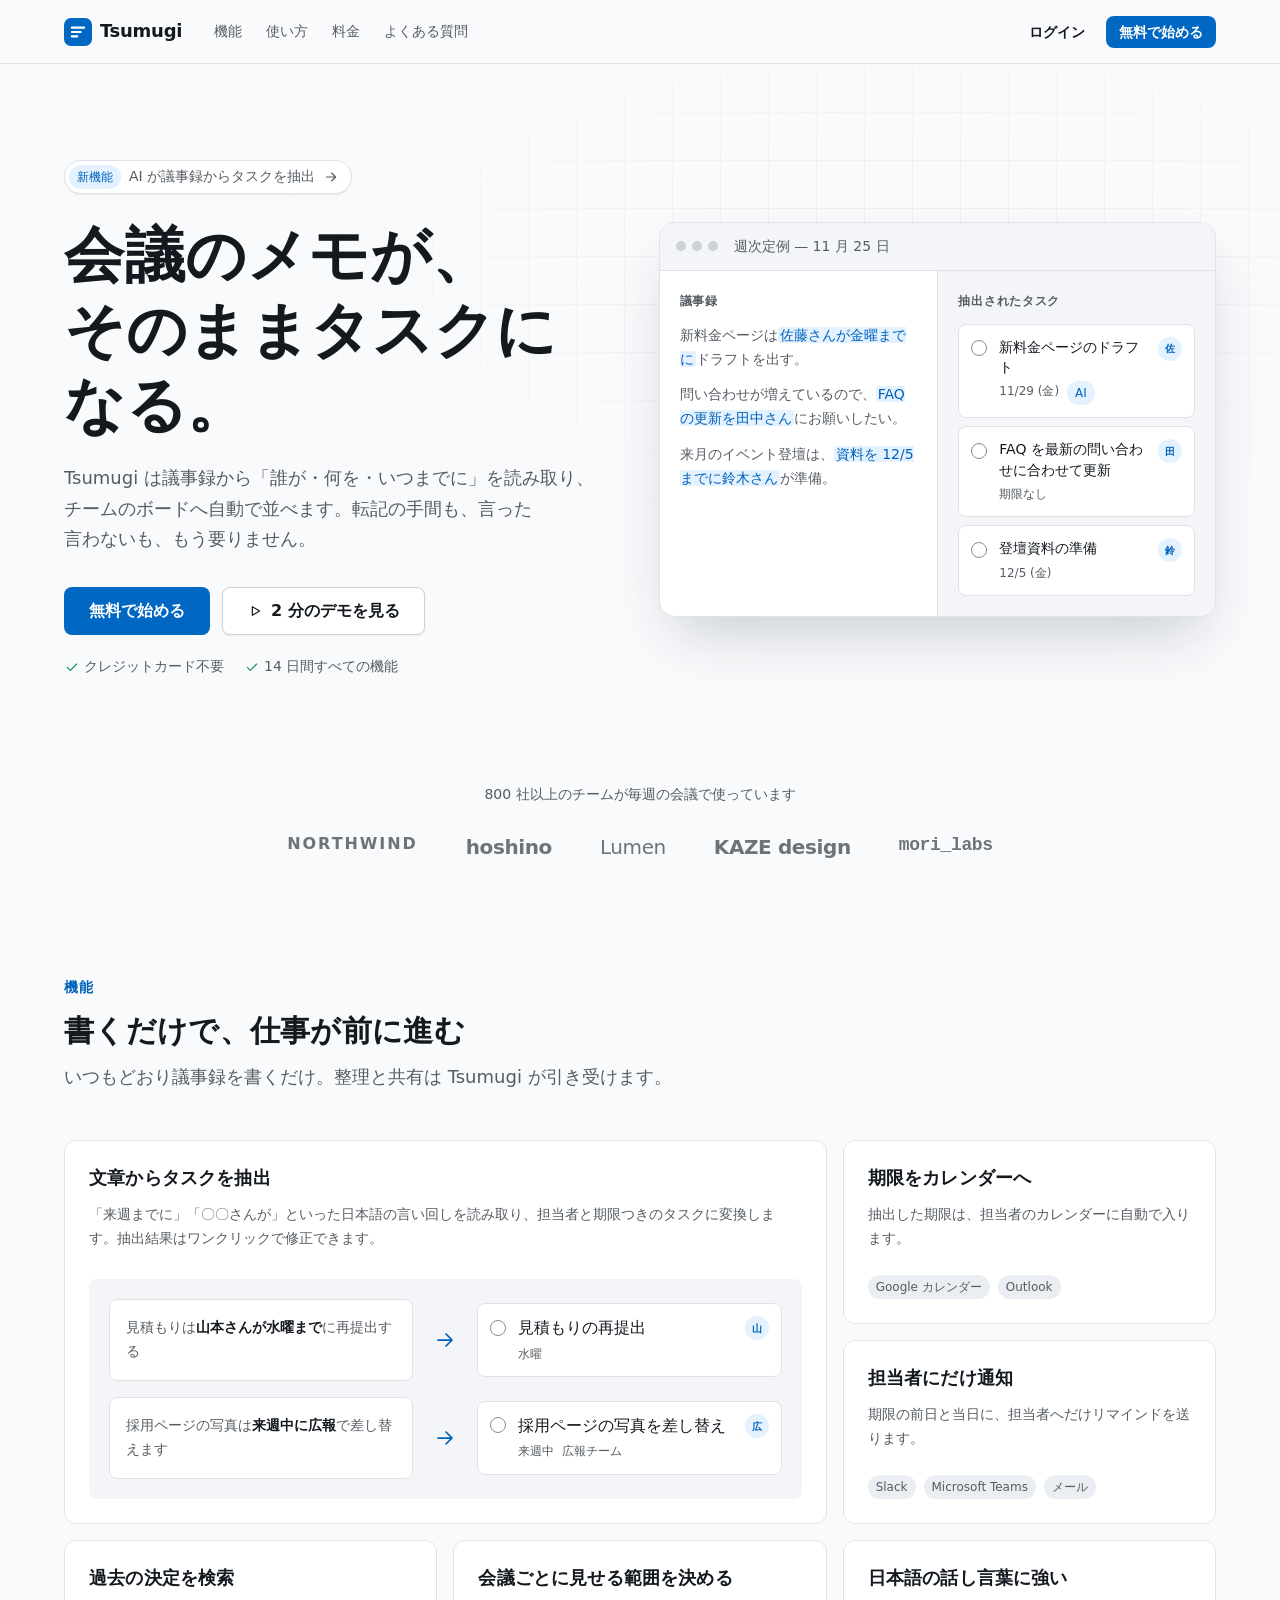
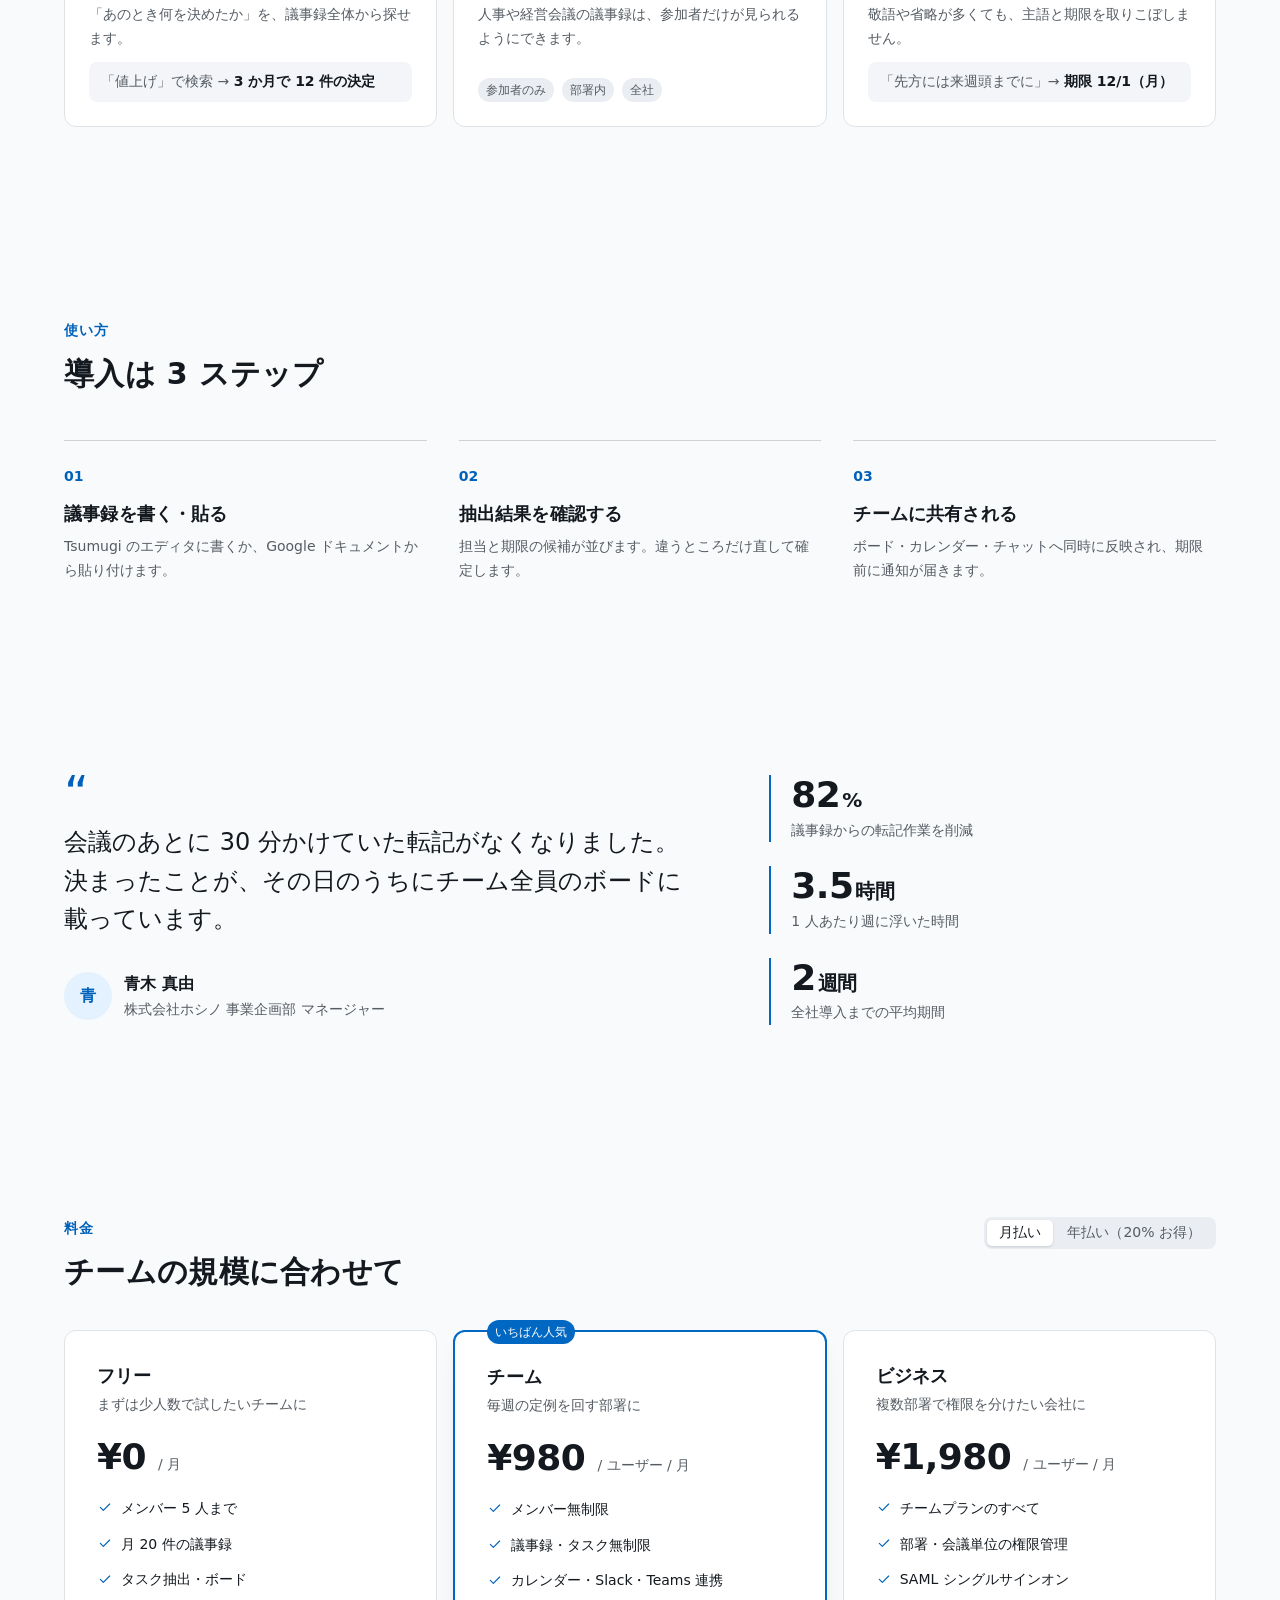
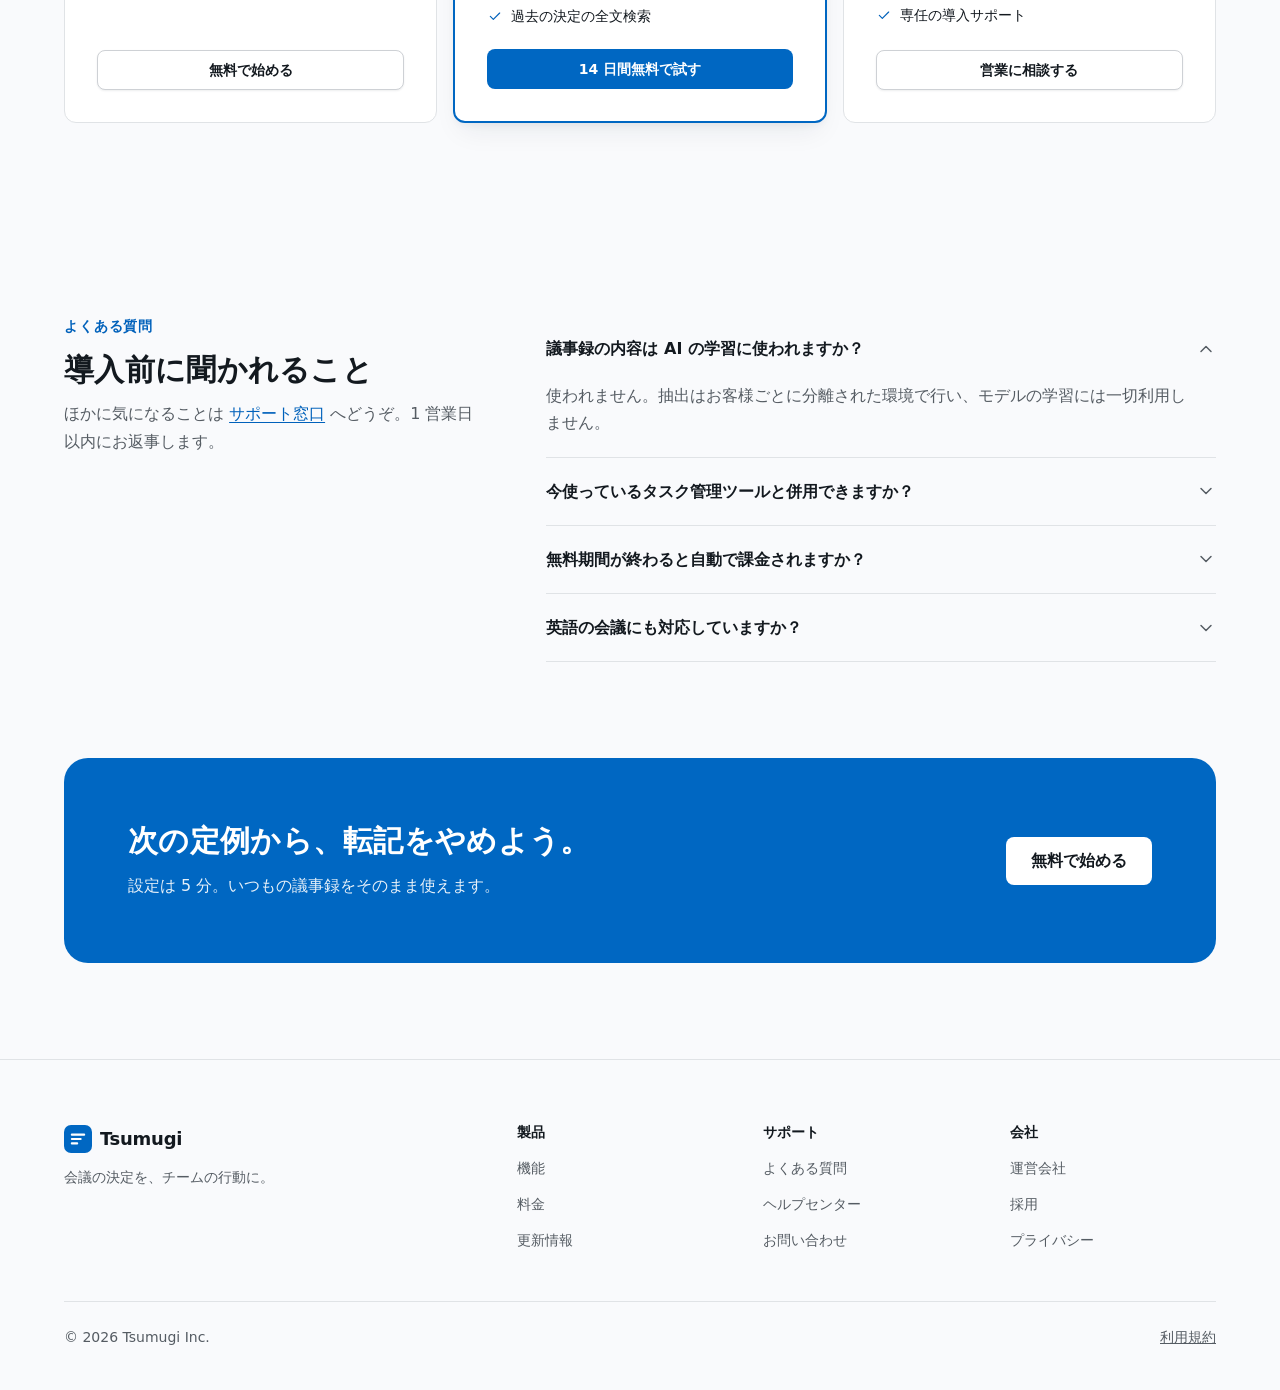
<file: .agents/skills/elite-ux-architect/assets/exemplars/landing.html>
<!doctype html>
<html lang="ja">
<head>
<meta charset="utf-8">
<meta name="viewport" content="width=device-width, initial-scale=1">
<title>Tsumugi — 会議のメモが、そのままタスクになる</title>
<link rel="stylesheet" href="../tokens.css">
<link rel="stylesheet" href="../base.css">
<script>
  // お手本の確認用: ?theme=dark / ?accent=teal で切り替える（本番では不要）
  const q = new URLSearchParams(location.search);
  if (q.get('theme')) document.documentElement.dataset.theme = q.get('theme');
  if (q.get('accent')) document.documentElement.dataset.accent = q.get('accent');
</script>
<style>
  /* ---- Header ------------------------------------------------------ */
  .site-header {
    position: sticky;
    top: 0;
    z-index: var(--z-sticky);
    height: var(--header-h);
    background: color-mix(in oklch, var(--bg) 85%, transparent);
    backdrop-filter: saturate(1.4) blur(12px);
    border-bottom: 1px solid var(--border);
  }
  .site-header .container { height: 100%; display: flex; align-items: center; gap: var(--space-8); }
  .brand { display: flex; align-items: center; gap: var(--space-2); font-weight: var(--weight-bold); font-size: var(--text-lg); text-decoration: none; letter-spacing: var(--tracking-tight); }
  .brand svg { width: 1.75rem; height: 1.75rem; }
  .site-nav { display: flex; gap: var(--space-6); }
  .site-nav a { color: var(--text-muted); font-size: var(--text-sm); font-weight: var(--weight-medium); text-decoration: none; }
  .site-nav a:hover { color: var(--text); }
  .header-actions { margin-left: auto; display: flex; gap: var(--space-2); align-items: center; }
  .menu-button { display: none; }
  @media (max-width: 47.99rem) {
    .site-nav, .header-actions .login { display: none; }
    .menu-button { display: inline-flex; }
    .site-nav.is-open {
      display: grid;
      position: absolute;
      inset: var(--header-h) 0 auto;
      padding: var(--space-4) var(--space-6) var(--space-6);
      gap: var(--space-1);
      background: var(--surface);
      border-bottom: 1px solid var(--border);
      box-shadow: var(--shadow-lg);
    }
    .site-nav.is-open a { padding: var(--space-3) 0; font-size: var(--text-base); color: var(--text); }
  }

  /* ---- Hero -------------------------------------------------------- */
  .hero { position: relative; padding-block: clamp(var(--space-12), 8vw, var(--space-24)) var(--space-16); overflow: clip; }
  .hero::before {
    content: "";
    position: absolute;
    inset: 0;
    z-index: -1;
    background-image: linear-gradient(var(--border) 1px, transparent 1px), linear-gradient(90deg, var(--border) 1px, transparent 1px);
    background-size: 48px 48px;
    mask-image: radial-gradient(ellipse 70% 60% at 70% 30%, black, transparent 75%);
    opacity: 0.6;
  }
  .hero__grid { display: grid; gap: var(--space-12); align-items: center; }
  @media (min-width: 64rem) { .hero__grid { grid-template-columns: 1fr 1.05fr; gap: var(--space-16); } }
  .hero h1 { margin-top: var(--space-6); }
  .hero .lead { margin-top: var(--space-5); max-width: 34rem; }
  .hero__actions { margin-top: var(--space-8); }
  .hero__note { margin-top: var(--space-5); font-size: var(--text-sm); color: var(--text-muted); --cluster-gap: var(--space-5); }
  .hero__note span { display: inline-flex; align-items: center; gap: var(--space-1); }
  .hero__note .icon { color: var(--success); }
  .pill {
    display: inline-flex;
    align-items: center;
    gap: var(--space-2);
    padding: var(--space-1) var(--space-3) var(--space-1) var(--space-1);
    border: 1px solid var(--border);
    border-radius: var(--radius-full);
    background: var(--surface);
    font-size: var(--text-sm);
    color: var(--text-muted);
    text-decoration: none;
    box-shadow: var(--shadow-xs);
  }
  .pill:hover { color: var(--text); border-color: var(--border-strong); }

  /* Product mock: 画像ではなく実際の UI 部品で「製品そのもの」を見せる */
  .mock {
    border: 1px solid var(--border);
    border-radius: var(--radius-xl);
    background: var(--surface);
    box-shadow: var(--shadow-xl);
    overflow: hidden;
    font-size: var(--text-sm);
  }
  .mock__bar { display: flex; align-items: center; gap: var(--space-2); padding: var(--space-3) var(--space-4); border-bottom: 1px solid var(--border); background: var(--surface-2); }
  .mock__dots { display: flex; gap: 6px; }
  .mock__dots i { width: 10px; height: 10px; border-radius: 50%; background: var(--border-strong); }
  .mock__title { margin-left: var(--space-2); font-weight: var(--weight-medium); color: var(--text-muted); }
  .mock__body { display: grid; grid-template-columns: 1fr 1fr; }
  .mock__pane { padding: var(--space-5); }
  .mock__pane + .mock__pane { border-left: 1px solid var(--border); background: var(--surface-2); }
  .mock__label { font-size: var(--text-xs); font-weight: var(--weight-semibold); color: var(--text-muted); letter-spacing: var(--tracking-wide); margin-bottom: var(--space-3); }
  .mock__note p { color: var(--text-muted); line-height: var(--leading-normal); }
  .mock__note p + p { margin-top: var(--space-3); }
  .mock__note mark { background: var(--accent-soft); color: var(--accent-text); border-radius: 3px; padding: 0 2px; }
  .task { display: grid; grid-template-columns: auto 1fr auto; gap: var(--space-3); align-items: start; padding: var(--space-3); border-radius: var(--radius-md); background: var(--surface); border: 1px solid var(--border); }
  .task + .task { margin-top: var(--space-2); }
  .task__check { width: 1rem; height: 1rem; margin-top: 0.2rem; border-radius: 50%; border: 1.5px solid var(--border-input); }
  .task__title { font-weight: var(--weight-medium); color: var(--text); line-height: var(--leading-snug); }
  .task__meta { display: flex; gap: var(--space-2); margin-top: var(--space-1); color: var(--text-muted); font-size: var(--text-xs); }
  .task .avatar { width: 1.5rem; height: 1.5rem; font-size: 0.625rem; }
  @media (max-width: 40rem) { .mock__body { grid-template-columns: 1fr; } .mock__pane + .mock__pane { border-left: 0; border-top: 1px solid var(--border); } }

  /* ---- Logos ------------------------------------------------------- */
  .logos { padding-block: var(--space-10) var(--space-4); }
  .logos p { text-align: center; font-size: var(--text-sm); color: var(--text-muted); }
  .logos ul { display: flex; flex-wrap: wrap; justify-content: center; gap: var(--space-6) var(--space-12); margin-top: var(--space-6); color: var(--text-muted); }
  .logos li { font-size: var(--text-xl); font-weight: var(--weight-bold); letter-spacing: -0.02em; opacity: 0.85; }
  .logos li:nth-child(1) { letter-spacing: 0.12em; font-size: var(--text-base); font-weight: var(--weight-semibold); }
  .logos li:nth-child(3) { font-weight: var(--weight-medium); }
  .logos li:nth-child(5) { font-family: var(--font-mono); font-size: var(--text-lg); }

  /* ---- Features (bento) -------------------------------------------- */
  .bento { display: grid; gap: var(--space-4); }
  @media (min-width: 48rem) { .bento { grid-template-columns: repeat(2, 1fr); } }
  @media (min-width: 64rem) {
    .bento { grid-template-columns: repeat(3, 1fr); }
    .bento__main { grid-column: span 2; grid-row: span 2; }
  }
  .feature { display: flex; flex-direction: column; gap: var(--space-3); }
  /* 機能カードに飾りのアイコンは付けない。代わりに具体的な中身（連携先・入力例）を見せる */
  .feature h3 { font-size: var(--text-lg); }
  .feature p { font-size: var(--text-sm); color: var(--text-muted); }
  .feature__detail { margin-top: auto; padding-top: var(--space-3); --cluster-gap: var(--space-2); }
  .feature__example { margin-top: auto; padding: var(--space-2) var(--space-3); border-radius: var(--radius-md); background: var(--surface-2); font-size: var(--text-sm); color: var(--text-muted); }
  .feature__example b { color: var(--text); font-weight: var(--weight-semibold); }
  .extract {
    margin-top: auto;
    padding: var(--space-5);
    border-radius: var(--radius-md);
    background: var(--surface-2);
    display: grid;
    gap: var(--space-4) var(--space-5);
    align-items: center;
  }
  .extract-wrap { margin-top: var(--space-4); flex: 1; display: flex; flex-direction: column; justify-content: flex-end; }
  @media (min-width: 40rem) { .extract { grid-template-columns: 1fr auto 1fr; } }
  .extract .extract__quote { background: var(--surface); }
  .extract__quote { padding: var(--space-4); border-radius: var(--radius-md); background: var(--surface-2); border: 1px solid var(--border); font-size: var(--text-sm); color: var(--text-muted); }
  .extract__quote b { color: var(--text); font-weight: var(--weight-semibold); }
  .extract__arrow { color: var(--accent-text); justify-self: center; }
  @media (max-width: 39.99rem) { .extract__arrow { transform: rotate(90deg); } }

  /* ---- Steps ------------------------------------------------------- */
  .steps { display: grid; gap: var(--space-8); counter-reset: step; }
  @media (min-width: 48rem) { .steps { grid-template-columns: repeat(3, 1fr); } }
  .step { position: relative; padding-top: var(--space-6); border-top: 1px solid var(--border-strong); }
  .step::before { counter-increment: step; content: "0" counter(step); display: block; font-size: var(--text-sm); font-weight: var(--weight-semibold); color: var(--accent-text); font-variant-numeric: tabular-nums; }
  .step h3 { font-size: var(--text-lg); margin-top: var(--space-3); }
  .step p { margin-top: var(--space-2); font-size: var(--text-sm); color: var(--text-muted); }

  /* ---- Proof ------------------------------------------------------- */
  .proof { display: grid; gap: var(--space-12); align-items: center; }
  @media (min-width: 64rem) { .proof { grid-template-columns: 1.4fr 1fr; gap: var(--space-20); } }
  .quote blockquote { font-size: var(--text-2xl); line-height: 1.6; font-weight: var(--weight-medium); text-wrap: pretty; }
  .quote blockquote::before { content: "“"; display: block; font-size: var(--text-5xl); line-height: 0.6; color: var(--accent-text); margin-bottom: var(--space-4); }
  .quote figcaption { display: flex; gap: var(--space-3); align-items: center; margin-top: var(--space-8); }
  .quote figcaption small { display: block; color: var(--text-muted); }
  .stats { display: grid; gap: var(--space-6); }
  .stat { padding-left: var(--space-5); border-left: 2px solid var(--accent); }
  .stat__value { font-size: var(--text-4xl); font-weight: var(--weight-bold); letter-spacing: var(--tracking-tight); font-variant-numeric: tabular-nums; line-height: 1.1; }
  .stat__value small { font-size: var(--text-xl); margin-left: 2px; }
  .stat__label { margin-top: var(--space-1); font-size: var(--text-sm); color: var(--text-muted); }

  /* ---- Pricing ----------------------------------------------------- */
  .pricing-head { display: flex; flex-wrap: wrap; gap: var(--space-6); align-items: end; justify-content: space-between; margin-bottom: var(--space-10); }
  .plans { display: grid; gap: var(--space-4); align-items: stretch; }
  @media (min-width: 64rem) { .plans { grid-template-columns: repeat(3, 1fr); } }
  .plan { display: flex; flex-direction: column; gap: var(--space-5); padding: var(--space-8); }
  .plan--featured { border: 2px solid var(--accent); box-shadow: var(--shadow-lg); position: relative; }
  .plan--featured .badge { position: absolute; top: calc(var(--space-3) * -1); left: var(--space-8); background: var(--accent); color: var(--on-accent); }
  .plan__name { font-size: var(--text-lg); font-weight: var(--weight-semibold); }
  .plan__desc { font-size: var(--text-sm); color: var(--text-muted); margin-top: var(--space-1); }
  .plan__price { font-size: var(--text-4xl); font-weight: var(--weight-bold); letter-spacing: var(--tracking-tight); font-variant-numeric: tabular-nums; line-height: 1.1; }
  .plan__price small { font-size: var(--text-sm); font-weight: var(--weight-regular); color: var(--text-muted); letter-spacing: 0; }
  .plan ul { display: grid; gap: var(--space-3); font-size: var(--text-sm); }
  .plan li { display: flex; gap: var(--space-2); align-items: flex-start; }
  .plan li .icon { color: var(--accent-text); margin-top: 0.15rem; }
  .plan .btn { margin-top: auto; }

  /* ---- FAQ --------------------------------------------------------- */
  .faq { display: grid; gap: var(--space-10); }
  @media (min-width: 64rem) { .faq { grid-template-columns: 1fr 1.6fr; gap: var(--space-16); } }
  .faq details { border-bottom: 1px solid var(--border); }
  .faq summary { display: flex; justify-content: space-between; gap: var(--space-4); align-items: center; padding: var(--space-5) 0; cursor: pointer; font-weight: var(--weight-semibold); list-style: none; }
  .faq summary::-webkit-details-marker { display: none; }
  .faq summary .icon { color: var(--text-muted); transition: transform var(--dur-2) var(--ease-out); }
  .faq details[open] summary .icon { transform: rotate(180deg); }
  .faq details p { padding-bottom: var(--space-5); color: var(--text-muted); max-width: var(--measure); }

  /* ---- CTA band ---------------------------------------------------- */
  .cta { padding: clamp(var(--space-10), 6vw, var(--space-16)); border-radius: var(--radius-2xl); background: var(--accent); color: var(--on-accent); display: grid; gap: var(--space-6); align-items: center; }
  @media (min-width: 64rem) { .cta { grid-template-columns: 1fr auto; } }
  .cta p { opacity: 0.9; margin-top: var(--space-3); }
  .cta .btn { background: var(--surface); color: var(--text); }
  .cta .btn:hover { background: var(--surface-2); }

  /* ---- Footer ------------------------------------------------------ */
  .site-footer { margin-top: var(--space-24); padding-block: var(--space-16) var(--space-10); border-top: 1px solid var(--border); font-size: var(--text-sm); color: var(--text-muted); }
  .footer-grid { display: grid; gap: var(--space-10); grid-template-columns: repeat(2, 1fr); }
  @media (min-width: 64rem) { .footer-grid { grid-template-columns: 2fr repeat(3, 1fr); } }
  .footer-grid .brand { color: var(--text); }
  .footer-grid h2 { font-size: var(--text-sm); color: var(--text); font-weight: var(--weight-semibold); letter-spacing: 0; margin-bottom: var(--space-4); }
  .footer-grid ul { display: grid; gap: var(--space-3); }
  .footer-grid a { text-decoration: none; }
  .footer-grid a:hover { color: var(--text); }
  .footer-brand { grid-column: 1 / -1; }
  @media (min-width: 64rem) { .footer-brand { grid-column: auto; } }
  .footer-bottom { margin-top: var(--space-12); padding-top: var(--space-6); border-top: 1px solid var(--border); }
</style>
</head>
<body>
<svg width="0" height="0" style="position:absolute" aria-hidden="true">
  <symbol id="i-check" viewBox="0 0 24 24"><path d="M5 12.5l4.5 4.5L19 7.5"/></symbol>
  <symbol id="i-arrow-right" viewBox="0 0 24 24"><path d="M5 12h14M13 6l6 6-6 6"/></symbol>
  <symbol id="i-play" viewBox="0 0 24 24"><path d="M8 5.5v13l11-6.5z"/></symbol>
  <symbol id="i-chevron-down" viewBox="0 0 24 24"><path d="M6 9l6 6 6-6"/></symbol>
  <symbol id="i-arrow-up" viewBox="0 0 24 24"><path d="M12 19V5M6 11l6-6 6 6"/></symbol>
  <symbol id="i-menu" viewBox="0 0 24 24"><path d="M4 7h16M4 12h16M4 17h16"/></symbol>
</svg>

<a class="skip-link" href="#main">本文へスキップ</a>

<header class="site-header" id="top">
  <div class="container">
    <a class="brand" href="#top" aria-label="Tsumugi トップ">
      <svg viewBox="0 0 32 32" aria-hidden="true"><rect width="32" height="32" rx="8" fill="var(--accent)"/><path d="M9 11h14M9 16h10M9 21h6" stroke="var(--on-accent)" stroke-width="2.5" stroke-linecap="round"/></svg>
      Tsumugi
    </a>
    <nav class="site-nav" id="site-nav" aria-label="メイン">
      <a href="#features">機能</a>
      <a href="#how">使い方</a>
      <a href="#pricing">料金</a>
      <a href="#faq">よくある質問</a>
    </nav>
    <div class="header-actions">
      <a class="btn btn--ghost btn--sm login" href="#">ログイン</a>
      <a class="btn btn--primary btn--sm" href="#pricing">無料で始める</a>
      <button class="btn btn--ghost btn--icon btn--sm menu-button" type="button" aria-expanded="false" aria-controls="site-nav" aria-label="メニュー">
        <svg class="icon"><use href="#i-menu"/></svg>
      </button>
    </div>
  </div>
</header>

<main id="main">
  <section class="hero">
    <div class="container hero__grid">
      <div>
        <a class="pill" href="#features"><span class="badge badge--accent">新機能</span>AI が議事録からタスクを抽出 <svg class="icon icon--sm"><use href="#i-arrow-right"/></svg></a>
        <h1 class="display">会議のメモが、<br>そのままタスクになる。</h1>
        <p class="lead">Tsumugi は議事録から「誰が・何を・いつまでに」を読み取り、チームのボードへ自動で並べます。転記の手間も、言った言わないも、もう要りません。</p>
        <div class="cluster hero__actions">
          <a class="btn btn--primary btn--lg" href="#pricing">無料で始める</a>
          <a class="btn btn--secondary btn--lg" href="#how"><svg class="icon icon--sm"><use href="#i-play"/></svg>2 分のデモを見る</a>
        </div>
        <div class="cluster hero__note">
          <span><svg class="icon icon--sm"><use href="#i-check"/></svg>クレジットカード不要</span>
          <span><svg class="icon icon--sm"><use href="#i-check"/></svg>14 日間すべての機能</span>
        </div>
      </div>

      <div class="mock" role="img" aria-label="議事録の文章から 3 件のタスクが抽出された画面">
        <div class="mock__bar">
          <div class="mock__dots"><i></i><i></i><i></i></div>
          <span class="mock__title">週次定例 — 11 月 25 日</span>
        </div>
        <div class="mock__body">
          <div class="mock__pane mock__note">
            <div class="mock__label">議事録</div>
            <p>新料金ページは<mark>佐藤さんが金曜までに</mark>ドラフトを出す。</p>
            <p>問い合わせが増えているので、<mark>FAQ の更新を田中さん</mark>にお願いしたい。</p>
            <p>来月のイベント登壇は、<mark>資料を 12/5 までに鈴木さん</mark>が準備。</p>
          </div>
          <div class="mock__pane">
            <div class="mock__label">抽出されたタスク</div>
            <div class="task">
              <span class="task__check"></span>
              <div><div class="task__title">新料金ページのドラフト</div><div class="task__meta"><span>11/29 (金)</span><span class="badge badge--accent">AI</span></div></div>
              <span class="avatar">佐</span>
            </div>
            <div class="task">
              <span class="task__check"></span>
              <div><div class="task__title">FAQ を最新の問い合わせに合わせて更新</div><div class="task__meta"><span>期限なし</span></div></div>
              <span class="avatar">田</span>
            </div>
            <div class="task">
              <span class="task__check"></span>
              <div><div class="task__title">登壇資料の準備</div><div class="task__meta"><span>12/5 (金)</span></div></div>
              <span class="avatar">鈴</span>
            </div>
          </div>
        </div>
      </div>
    </div>
  </section>

  <section class="logos" aria-label="導入企業">
    <div class="container">
      <p>800 社以上のチームが毎週の会議で使っています</p>
      <ul role="list">
        <li>NORTHWIND</li><li>hoshino</li><li>Lumen</li><li>KAZE design</li><li>mori_labs</li>
      </ul>
    </div>
  </section>

  <section class="section" id="features">
    <div class="container">
      <div class="section-head">
        <p class="eyebrow">機能</p>
        <h2 class="h2">書くだけで、仕事が前に進む</h2>
        <p class="lead">いつもどおり議事録を書くだけ。整理と共有は Tsumugi が引き受けます。</p>
      </div>
      <div class="bento">
        <article class="card feature bento__main">
          <h3>文章からタスクを抽出</h3>
          <p>「来週までに」「〇〇さんが」といった日本語の言い回しを読み取り、担当者と期限つきのタスクに変換します。抽出結果はワンクリックで修正できます。</p>
          <div class="extract-wrap" aria-hidden="true">
            <div class="extract">
              <div class="extract__quote">見積もりは<b>山本さんが水曜まで</b>に再提出する</div>
              <svg class="icon icon--lg extract__arrow"><use href="#i-arrow-right"/></svg>
              <div class="task"><span class="task__check"></span><div><div class="task__title">見積もりの再提出</div><div class="task__meta"><span>水曜</span></div></div><span class="avatar">山</span></div>
              <div class="extract__quote">採用ページの写真は<b>来週中に広報</b>で差し替えます</div>
              <svg class="icon icon--lg extract__arrow"><use href="#i-arrow-right"/></svg>
              <div class="task"><span class="task__check"></span><div><div class="task__title">採用ページの写真を差し替え</div><div class="task__meta"><span>来週中</span><span>広報チーム</span></div></div><span class="avatar">広</span></div>
            </div>
          </div>
        </article>
        <article class="card feature">
          <h3>期限をカレンダーへ</h3>
          <p>抽出した期限は、担当者のカレンダーに自動で入ります。</p>
          <div class="cluster feature__detail"><span class="badge">Google カレンダー</span><span class="badge">Outlook</span></div>
        </article>
        <article class="card feature">
          <h3>担当者にだけ通知</h3>
          <p>期限の前日と当日に、担当者へだけリマインドを送ります。</p>
          <div class="cluster feature__detail"><span class="badge">Slack</span><span class="badge">Microsoft Teams</span><span class="badge">メール</span></div>
        </article>
        <article class="card feature">
          <h3>過去の決定を検索</h3>
          <p>「あのとき何を決めたか」を、議事録全体から探せます。</p>
          <p class="feature__example">「値上げ」で検索 → <b>3 か月で 12 件の決定</b></p>
        </article>
        <article class="card feature">
          <h3>会議ごとに見せる範囲を決める</h3>
          <p>人事や経営会議の議事録は、参加者だけが見られるようにできます。</p>
          <div class="cluster feature__detail"><span class="badge">参加者のみ</span><span class="badge">部署内</span><span class="badge">全社</span></div>
        </article>
        <article class="card feature">
          <h3>日本語の話し言葉に強い</h3>
          <p>敬語や省略が多くても、主語と期限を取りこぼしません。</p>
          <p class="feature__example">「先方には来週頭までに」→ <b>期限 12/1（月）</b></p>
        </article>
      </div>
    </div>
  </section>

  <section class="section" id="how">
    <div class="container">
      <div class="section-head">
        <p class="eyebrow">使い方</p>
        <h2 class="h2">導入は 3 ステップ</h2>
      </div>
      <ol class="steps" role="list">
        <li class="step"><h3>議事録を書く・貼る</h3><p>Tsumugi のエディタに書くか、Google ドキュメントから貼り付けます。</p></li>
        <li class="step"><h3>抽出結果を確認する</h3><p>担当と期限の候補が並びます。違うところだけ直して確定します。</p></li>
        <li class="step"><h3>チームに共有される</h3><p>ボード・カレンダー・チャットへ同時に反映され、期限前に通知が届きます。</p></li>
      </ol>
    </div>
  </section>

  <section class="section">
    <div class="container proof">
      <figure class="quote">
        <blockquote>会議のあとに 30 分かけていた転記がなくなりました。決まったことが、その日のうちにチーム全員のボードに載っています。</blockquote>
        <figcaption><span class="avatar avatar--lg">青</span><span><strong>青木 真由</strong><small>株式会社ホシノ 事業企画部 マネージャー</small></span></figcaption>
      </figure>
      <div class="stats">
        <div class="stat"><div class="stat__value">82<small>%</small></div><div class="stat__label">議事録からの転記作業を削減</div></div>
        <div class="stat"><div class="stat__value">3.5<small>時間</small></div><div class="stat__label">1 人あたり週に浮いた時間</div></div>
        <div class="stat"><div class="stat__value">2<small>週間</small></div><div class="stat__label">全社導入までの平均期間</div></div>
      </div>
    </div>
  </section>

  <section class="section" id="pricing">
    <div class="container">
      <div class="pricing-head">
        <div class="section-head" style="margin-bottom:0">
          <p class="eyebrow">料金</p>
          <h2 class="h2">チームの規模に合わせて</h2>
        </div>
        <div class="segmented" role="group" aria-label="支払い周期">
          <button type="button" aria-pressed="true" data-billing="monthly">月払い</button>
          <button type="button" aria-pressed="false" data-billing="yearly">年払い（20% お得）</button>
        </div>
      </div>
      <div class="plans">
        <article class="card plan">
          <div><h3 class="plan__name">フリー</h3><p class="plan__desc">まずは少人数で試したいチームに</p></div>
          <p class="plan__price">¥0 <small>/ 月</small></p>
          <ul role="list">
            <li><svg class="icon icon--sm"><use href="#i-check"/></svg>メンバー 5 人まで</li>
            <li><svg class="icon icon--sm"><use href="#i-check"/></svg>月 20 件の議事録</li>
            <li><svg class="icon icon--sm"><use href="#i-check"/></svg>タスク抽出・ボード</li>
          </ul>
          <a class="btn btn--secondary btn--block" href="#">無料で始める</a>
        </article>
        <article class="card plan plan--featured">
          <span class="badge">いちばん人気</span>
          <div><h3 class="plan__name">チーム</h3><p class="plan__desc">毎週の定例を回す部署に</p></div>
          <p class="plan__price"><span data-price-monthly="¥980" data-price-yearly="¥780">¥980</span> <small>/ ユーザー / 月</small></p>
          <ul role="list">
            <li><svg class="icon icon--sm"><use href="#i-check"/></svg>メンバー無制限</li>
            <li><svg class="icon icon--sm"><use href="#i-check"/></svg>議事録・タスク無制限</li>
            <li><svg class="icon icon--sm"><use href="#i-check"/></svg>カレンダー・Slack・Teams 連携</li>
            <li><svg class="icon icon--sm"><use href="#i-check"/></svg>過去の決定の全文検索</li>
          </ul>
          <a class="btn btn--primary btn--block" href="#">14 日間無料で試す</a>
        </article>
        <article class="card plan">
          <div><h3 class="plan__name">ビジネス</h3><p class="plan__desc">複数部署で権限を分けたい会社に</p></div>
          <p class="plan__price"><span data-price-monthly="¥1,980" data-price-yearly="¥1,580">¥1,980</span> <small>/ ユーザー / 月</small></p>
          <ul role="list">
            <li><svg class="icon icon--sm"><use href="#i-check"/></svg>チームプランのすべて</li>
            <li><svg class="icon icon--sm"><use href="#i-check"/></svg>部署・会議単位の権限管理</li>
            <li><svg class="icon icon--sm"><use href="#i-check"/></svg>SAML シングルサインオン</li>
            <li><svg class="icon icon--sm"><use href="#i-check"/></svg>専任の導入サポート</li>
          </ul>
          <a class="btn btn--secondary btn--block" href="#">営業に相談する</a>
        </article>
      </div>
    </div>
  </section>

  <section class="section" id="faq">
    <div class="container faq">
      <div class="section-head">
        <p class="eyebrow">よくある質問</p>
        <h2 class="h2">導入前に聞かれること</h2>
        <p class="muted">ほかに気になることは <a class="link" href="#">サポート窓口</a> へどうぞ。1 営業日以内にお返事します。</p>
      </div>
      <div>
        <details open><summary>議事録の内容は AI の学習に使われますか？<svg class="icon"><use href="#i-chevron-down"/></svg></summary><p>使われません。抽出はお客様ごとに分離された環境で行い、モデルの学習には一切利用しません。</p></details>
        <details><summary>今使っているタスク管理ツールと併用できますか？<svg class="icon"><use href="#i-chevron-down"/></svg></summary><p>できます。Asana・Backlog・Jira へタスクを書き出す連携を用意しています。</p></details>
        <details><summary>無料期間が終わると自動で課金されますか？<svg class="icon"><use href="#i-chevron-down"/></svg></summary><p>されません。カード情報を登録するまでは、期間終了後に自動でフリープランへ切り替わります。</p></details>
        <details><summary>英語の会議にも対応していますか？<svg class="icon"><use href="#i-chevron-down"/></svg></summary><p>対応しています。日本語と英語が混ざった議事録でも抽出できます。</p></details>
      </div>
    </div>
  </section>

  <section class="container">
    <div class="cta">
      <div>
        <h2 class="h2">次の定例から、転記をやめよう。</h2>
        <p>設定は 5 分。いつもの議事録をそのまま使えます。</p>
      </div>
      <a class="btn btn--lg" href="#pricing">無料で始める</a>
    </div>
  </section>
</main>

<footer class="site-footer">
  <div class="container">
    <div class="footer-grid">
      <div class="footer-brand stack" style="--stack-gap: var(--space-3)">
        <a class="brand" href="#top"><svg viewBox="0 0 32 32" aria-hidden="true"><rect width="32" height="32" rx="8" fill="var(--accent)"/><path d="M9 11h14M9 16h10M9 21h6" stroke="var(--on-accent)" stroke-width="2.5" stroke-linecap="round"/></svg>Tsumugi</a>
        <p>会議の決定を、チームの行動に。</p>
      </div>
      <nav aria-label="製品"><h2>製品</h2><ul role="list"><li><a href="#features">機能</a></li><li><a href="#pricing">料金</a></li><li><a href="#">更新情報</a></li></ul></nav>
      <nav aria-label="サポート"><h2>サポート</h2><ul role="list"><li><a href="#faq">よくある質問</a></li><li><a href="#">ヘルプセンター</a></li><li><a href="#">お問い合わせ</a></li></ul></nav>
      <nav aria-label="会社"><h2>会社</h2><ul role="list"><li><a href="#">運営会社</a></li><li><a href="#">採用</a></li><li><a href="#">プライバシー</a></li></ul></nav>
    </div>
    <div class="spread footer-bottom"><span>© 2026 Tsumugi Inc.</span><a href="#">利用規約</a></div>
  </div>
</footer>

<a class="btn btn--secondary btn--icon back-to-top" href="#top" aria-label="ページの先頭へ戻る"><svg class="icon"><use href="#i-arrow-up"/></svg></a>

<script>
  // 戻る導線: 1 画面ぶんスクロールしたら表示し、押したらフォーカスも先頭へ戻す
  const backToTop = document.querySelector('.back-to-top');
  addEventListener('scroll', () => backToTop.classList.toggle('is-visible', scrollY > innerHeight), { passive: true });
  backToTop.addEventListener('click', () => document.querySelector('.brand').focus({ preventScroll: true }));

  // モバイルのメニュー開閉
  const menuButton = document.querySelector('.menu-button');
  const nav = document.getElementById('site-nav');
  menuButton.addEventListener('click', () => {
    const open = menuButton.getAttribute('aria-expanded') !== 'true';
    menuButton.setAttribute('aria-expanded', String(open));
    nav.classList.toggle('is-open', open);
  });
  nav.addEventListener('click', (event) => { if (event.target.closest('a')) menuButton.click(); });

  // 料金の月払い/年払い切り替え
  document.querySelectorAll('[data-billing]').forEach((button) => button.addEventListener('click', () => {
    document.querySelectorAll('[data-billing]').forEach((b) => b.setAttribute('aria-pressed', String(b === button)));
    document.querySelectorAll('[data-price-monthly]').forEach((price) => {
      price.textContent = price.dataset[button.dataset.billing === 'yearly' ? 'priceYearly' : 'priceMonthly'];
    });
  }));
</script>
</body>
</html>
</file>
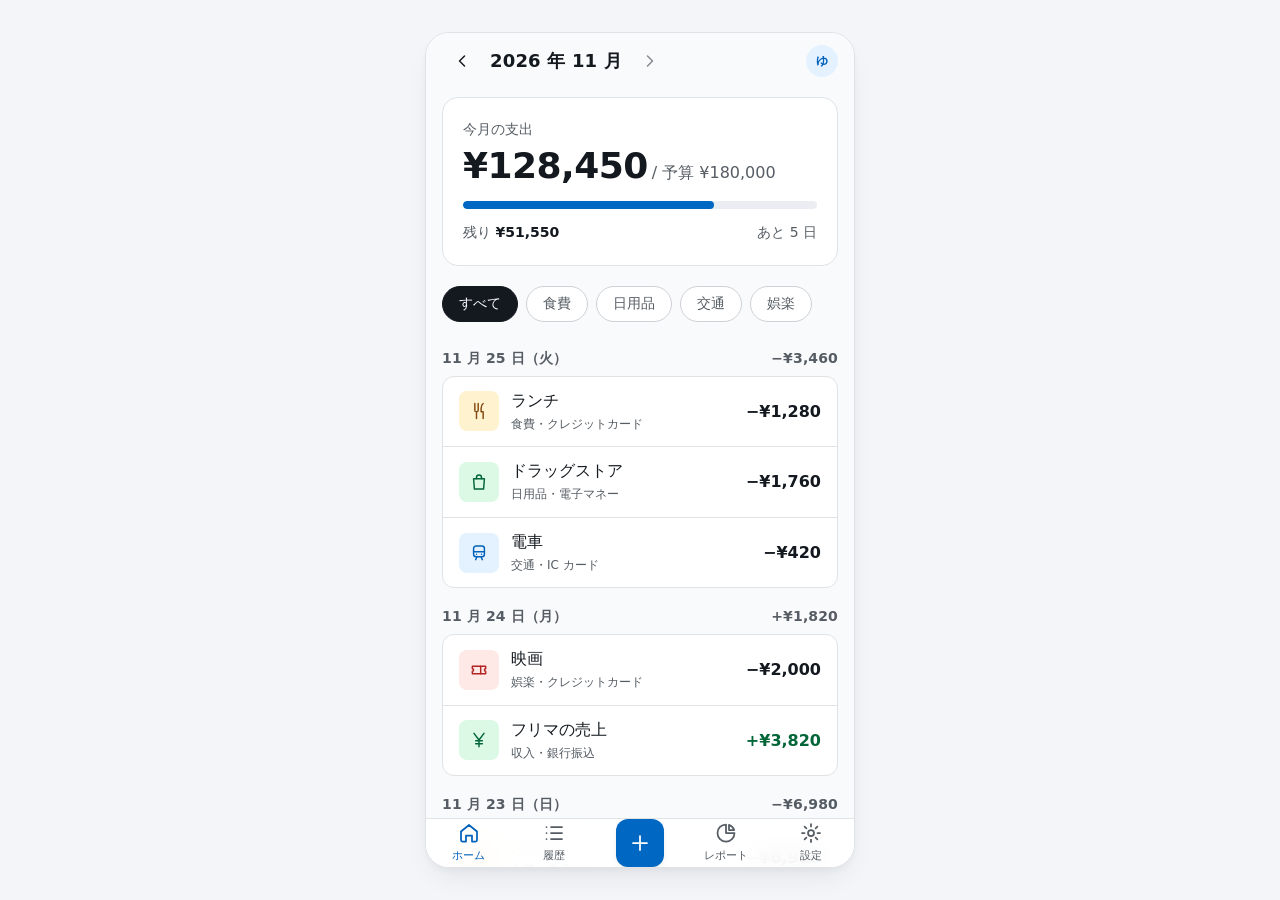
<file: .agents/skills/elite-ux-architect/assets/exemplars/mobile-app.html>
<!doctype html>
<html lang="ja">
<head>
<meta charset="utf-8">
<meta name="viewport" content="width=device-width, initial-scale=1, viewport-fit=cover">
<meta name="theme-color" content="#f7f8fa" media="(prefers-color-scheme: light)">
<meta name="theme-color" content="#14161a" media="(prefers-color-scheme: dark)">
<title>11 月の支出 — Kakeibo</title>
<link rel="stylesheet" href="../tokens.css">
<link rel="stylesheet" href="../base.css">
<script>
  const q = new URLSearchParams(location.search);
  if (q.get('theme')) document.documentElement.dataset.theme = q.get('theme');
  if (q.get('accent')) document.documentElement.dataset.accent = q.get('accent');
</script>
<style>
  /* スマホ前提の 1 カラム。PC で開いたときは中央に端末幅で表示する */
  body { background: var(--surface-2); }
  .app {
    --tabbar-h: 4rem;
    position: relative;
    max-width: 26.875rem;
    min-height: 100dvh;
    margin-inline: auto;
    display: flex;
    flex-direction: column;
    background: var(--bg);
  }
  .app > main { flex: 1; padding-bottom: var(--space-8); }
  /* PC では端末サイズの枠の中だけをスクロールさせる（sticky のバーは枠に追従する） */
  @media (min-width: 48rem) {
    body { padding-block: var(--space-8); }
    .app { height: min(54rem, calc(100dvh - 2 * var(--space-8))); min-height: 0; overflow-y: auto; border: 1px solid var(--border); border-radius: var(--radius-2xl); box-shadow: var(--shadow-lg); }
  }

  .appbar {
    position: sticky;
    top: 0;
    z-index: var(--z-sticky);
    display: flex;
    align-items: center;
    gap: var(--space-2);
    padding: calc(env(safe-area-inset-top) + var(--space-2)) var(--space-4) var(--space-2);
    background: color-mix(in oklch, var(--bg) 90%, transparent);
    backdrop-filter: blur(12px);
  }
  .month { display: flex; align-items: center; gap: var(--space-1); font-size: var(--text-lg); font-weight: var(--weight-bold); }
  .appbar .avatar { margin-left: auto; }

  .summary { margin: var(--space-2) var(--space-4) 0; padding: var(--space-5); border-radius: var(--radius-xl); background: var(--surface); border: 1px solid var(--border); }
  .summary__label { font-size: var(--text-sm); color: var(--text-muted); }
  .summary__value { margin-top: var(--space-1); font-size: var(--text-4xl); font-weight: var(--weight-bold); letter-spacing: var(--tracking-tight); font-variant-numeric: tabular-nums; line-height: 1.1; }
  .summary__value small { font-size: var(--text-base); font-weight: var(--weight-medium); color: var(--text-muted); margin-left: var(--space-1); letter-spacing: 0; }
  .meter { margin-top: var(--space-4); height: 0.5rem; border-radius: var(--radius-full); background: var(--surface-3); overflow: hidden; }
  .meter i { display: block; height: 100%; width: 71%; border-radius: inherit; background: var(--accent); }
  .summary__foot { display: flex; justify-content: space-between; margin-top: var(--space-3); font-size: var(--text-sm); color: var(--text-muted); font-variant-numeric: tabular-nums; }
  .summary__foot strong { color: var(--text); font-weight: var(--weight-semibold); }

  .filters { display: flex; gap: var(--space-2); padding: var(--space-5) var(--space-4) var(--space-2); overflow-x: auto; scrollbar-width: none; }
  .chip {
    flex: none;
    min-height: 2.25rem;
    padding: 0 var(--space-4);
    border: 1px solid var(--border-strong);
    border-radius: var(--radius-full);
    background: var(--surface);
    color: var(--text-muted);
    font-size: var(--text-sm);
    font-weight: var(--weight-medium);
  }
  .chip[aria-pressed="true"] { background: var(--text); border-color: var(--text); color: var(--bg); }

  .day { margin-top: var(--space-3); }
  .day__head {
    position: sticky;
    top: 3.5rem;
    z-index: 1;
    display: flex;
    justify-content: space-between;
    padding: var(--space-2) var(--space-4);
    background: var(--bg);
    font-size: var(--text-sm);
    font-weight: var(--weight-semibold);
    color: var(--text-muted);
    font-variant-numeric: tabular-nums;
  }
  .items { margin: 0 var(--space-4); border-radius: var(--radius-lg); background: var(--surface); border: 1px solid var(--border); overflow: hidden; }
  .item { display: grid; grid-template-columns: auto 1fr auto; gap: var(--space-3); align-items: center; min-height: 3.75rem; padding: var(--space-3) var(--space-4); text-decoration: none; }
  .item + .item { border-top: 1px solid var(--border); }
  .item:active { background: var(--surface-2); }
  .cat { display: grid; place-items: center; width: 2.5rem; height: 2.5rem; border-radius: var(--radius-md); background: var(--cat-bg); color: var(--cat-fg); }
  .cat--food { --cat-bg: var(--warning-soft); --cat-fg: var(--warning-text); }
  .cat--daily { --cat-bg: var(--success-soft); --cat-fg: var(--success-text); }
  .cat--move { --cat-bg: var(--accent-soft); --cat-fg: var(--accent-text); }
  .cat--fun { --cat-bg: var(--danger-soft); --cat-fg: var(--danger-text); }
  .item__title { font-weight: var(--weight-medium); line-height: var(--leading-snug); }
  .item__sub { font-size: var(--text-xs); color: var(--text-muted); margin-top: 2px; }
  .item__amount { font-weight: var(--weight-semibold); font-variant-numeric: tabular-nums; }
  .item__amount--in { color: var(--success-text); }

  /* 追加ボタンはタブバー中央に置く。右下の FAB は右端の金額を隠すため使わない */
  .tab-add { display: grid; place-items: center; }
  .tab-add button {
    display: grid;
    place-items: center;
    width: 3rem;
    height: 3rem;
    border: 0;
    border-radius: var(--radius-lg);
    background: var(--accent);
    color: var(--on-accent);
    box-shadow: var(--shadow-md);
    transition: transform var(--dur-1) var(--ease-out);
  }
  .tab-add button:active { transform: scale(0.96); }

  .tabbar {
    position: sticky;
    bottom: 0;
    z-index: var(--z-sticky);
    display: grid;
    grid-template-columns: repeat(5, 1fr);
    height: calc(var(--tabbar-h) + env(safe-area-inset-bottom));
    padding-bottom: env(safe-area-inset-bottom);
    border-top: 1px solid var(--border);
    background: color-mix(in oklch, var(--surface) 92%, transparent);
    backdrop-filter: blur(12px);
  }
  .tab-link { display: grid; place-items: center; align-content: center; gap: 2px; color: var(--text-muted); font-size: 0.6875rem; font-weight: var(--weight-medium); text-decoration: none; }
  .tab-link[aria-current="page"] { color: var(--accent-text); }
  .tab-link .icon { width: 1.5rem; height: 1.5rem; }
</style>
</head>
<body>
<svg width="0" height="0" style="position:absolute" aria-hidden="true">
  <symbol id="i-left" viewBox="0 0 24 24"><path d="M15 6l-6 6 6 6"/></symbol>
  <symbol id="i-right" viewBox="0 0 24 24"><path d="M9 6l6 6-6 6"/></symbol>
  <symbol id="i-food" viewBox="0 0 24 24"><path d="M7 3v8a2 2 0 0 0 2 2v8M11 3v8a2 2 0 0 1-2 2M17 3c-1.7 1.2-2.5 3.2-2.5 6v4H17v8"/></symbol>
  <symbol id="i-bag" viewBox="0 0 24 24"><path d="M5.5 8h13l-1 12.5h-11z"/><path d="M9 8V6.5a3 3 0 0 1 6 0V8"/></symbol>
  <symbol id="i-train" viewBox="0 0 24 24"><rect x="5.5" y="3.5" width="13" height="13" rx="3"/><path d="M5.5 10.5h13M9 13.5h.01M15 13.5h.01M8 20l1.5-3.5M16 20l-1.5-3.5"/></symbol>
  <symbol id="i-ticket" viewBox="0 0 24 24"><path d="M4 7.5h16v3a1.5 1.5 0 0 0 0 3v3H4v-3a1.5 1.5 0 0 0 0-3z"/><path d="M14 7.5v9"/></symbol>
  <symbol id="i-yen" viewBox="0 0 24 24"><path d="M6 4l6 8 6-8M12 12v8M8 13h8M8 16.5h8"/></symbol>
  <symbol id="i-plus" viewBox="0 0 24 24"><path d="M12 5v14M5 12h14"/></symbol>
  <symbol id="i-home" viewBox="0 0 24 24"><path d="M4 10.5L12 4l8 6.5V19a1.5 1.5 0 0 1-1.5 1.5H15v-6h-6v6H5.5A1.5 1.5 0 0 1 4 19z"/></symbol>
  <symbol id="i-list" viewBox="0 0 24 24"><path d="M9 6h11M9 12h11M9 18h11M4.5 6h.01M4.5 12h.01M4.5 18h.01"/></symbol>
  <symbol id="i-pie" viewBox="0 0 24 24"><path d="M12 3.5a8.5 8.5 0 1 0 8.5 8.5H12z"/><path d="M15 3.8A8.5 8.5 0 0 1 20.2 9H15z"/></symbol>
  <symbol id="i-settings" viewBox="0 0 24 24"><circle cx="12" cy="12" r="3"/><path d="M12 3v2.5M12 18.5V21M3 12h2.5M18.5 12H21M5.6 5.6l1.8 1.8M16.6 16.6l1.8 1.8M5.6 18.4l1.8-1.8M16.6 7.4l1.8-1.8"/></symbol>
</svg>

<div class="app">
  <header class="appbar">
    <button class="btn btn--ghost btn--icon" type="button" aria-label="前の月"><svg class="icon"><use href="#i-left"/></svg></button>
    <h1 class="month">2026 年 11 月</h1>
    <button class="btn btn--ghost btn--icon" type="button" aria-label="次の月" disabled><svg class="icon"><use href="#i-right"/></svg></button>
    <span class="avatar">ゆ</span>
  </header>

  <main>
    <section class="summary" aria-label="今月の支出">
      <p class="summary__label">今月の支出</p>
      <p class="summary__value">¥128,450<small>/ 予算 ¥180,000</small></p>
      <div class="meter" role="meter" aria-valuemin="0" aria-valuemax="180000" aria-valuenow="128450" aria-label="予算の使用率 71%"><i></i></div>
      <div class="summary__foot"><span>残り <strong>¥51,550</strong></span><span>あと 5 日</span></div>
    </section>

    <div class="filters" role="group" aria-label="カテゴリで絞り込む">
      <button class="chip" type="button" aria-pressed="true">すべて</button>
      <button class="chip" type="button" aria-pressed="false">食費</button>
      <button class="chip" type="button" aria-pressed="false">日用品</button>
      <button class="chip" type="button" aria-pressed="false">交通</button>
      <button class="chip" type="button" aria-pressed="false">娯楽</button>
    </div>

    <section class="day" aria-labelledby="d25">
      <h2 class="day__head" id="d25"><span>11 月 25 日（火）</span><span>−¥3,460</span></h2>
      <div class="items">
        <a class="item" href="#"><span class="cat cat--food"><svg class="icon"><use href="#i-food"/></svg></span><span><div class="item__title">ランチ</div><div class="item__sub">食費・クレジットカード</div></span><span class="item__amount">−¥1,280</span></a>
        <a class="item" href="#"><span class="cat cat--daily"><svg class="icon"><use href="#i-bag"/></svg></span><span><div class="item__title">ドラッグストア</div><div class="item__sub">日用品・電子マネー</div></span><span class="item__amount">−¥1,760</span></a>
        <a class="item" href="#"><span class="cat cat--move"><svg class="icon"><use href="#i-train"/></svg></span><span><div class="item__title">電車</div><div class="item__sub">交通・IC カード</div></span><span class="item__amount">−¥420</span></a>
      </div>
    </section>

    <section class="day" aria-labelledby="d24">
      <h2 class="day__head" id="d24"><span>11 月 24 日（月）</span><span>+¥1,820</span></h2>
      <div class="items">
        <a class="item" href="#"><span class="cat cat--fun"><svg class="icon"><use href="#i-ticket"/></svg></span><span><div class="item__title">映画</div><div class="item__sub">娯楽・クレジットカード</div></span><span class="item__amount">−¥2,000</span></a>
        <a class="item" href="#"><span class="cat cat--daily"><svg class="icon"><use href="#i-yen"/></svg></span><span><div class="item__title">フリマの売上</div><div class="item__sub">収入・銀行振込</div></span><span class="item__amount item__amount--in">+¥3,820</span></a>
      </div>
    </section>

    <section class="day" aria-labelledby="d23">
      <h2 class="day__head" id="d23"><span>11 月 23 日（日）</span><span>−¥6,980</span></h2>
      <div class="items">
        <a class="item" href="#"><span class="cat cat--food"><svg class="icon"><use href="#i-food"/></svg></span><span><div class="item__title">スーパー</div><div class="item__sub">食費・電子マネー</div></span><span class="item__amount">−¥6,980</span></a>
      </div>
    </section>
  </main>

  <nav class="tabbar" aria-label="メイン">
    <a class="tab-link" href="#" aria-current="page"><svg class="icon"><use href="#i-home"/></svg>ホーム</a>
    <a class="tab-link" href="#"><svg class="icon"><use href="#i-list"/></svg>履歴</a>
    <div class="tab-add"><button type="button" aria-label="支出を追加"><svg class="icon icon--lg"><use href="#i-plus"/></svg></button></div>
    <a class="tab-link" href="#"><svg class="icon"><use href="#i-pie"/></svg>レポート</a>
    <a class="tab-link" href="#"><svg class="icon"><use href="#i-settings"/></svg>設定</a>
  </nav>
</div>

<script>
  document.querySelectorAll('.chip').forEach((chip) => chip.addEventListener('click', () => {
    document.querySelectorAll('.chip').forEach((c) => c.setAttribute('aria-pressed', String(c === chip)));
  }));
</script>
</body>
</html>
</file>
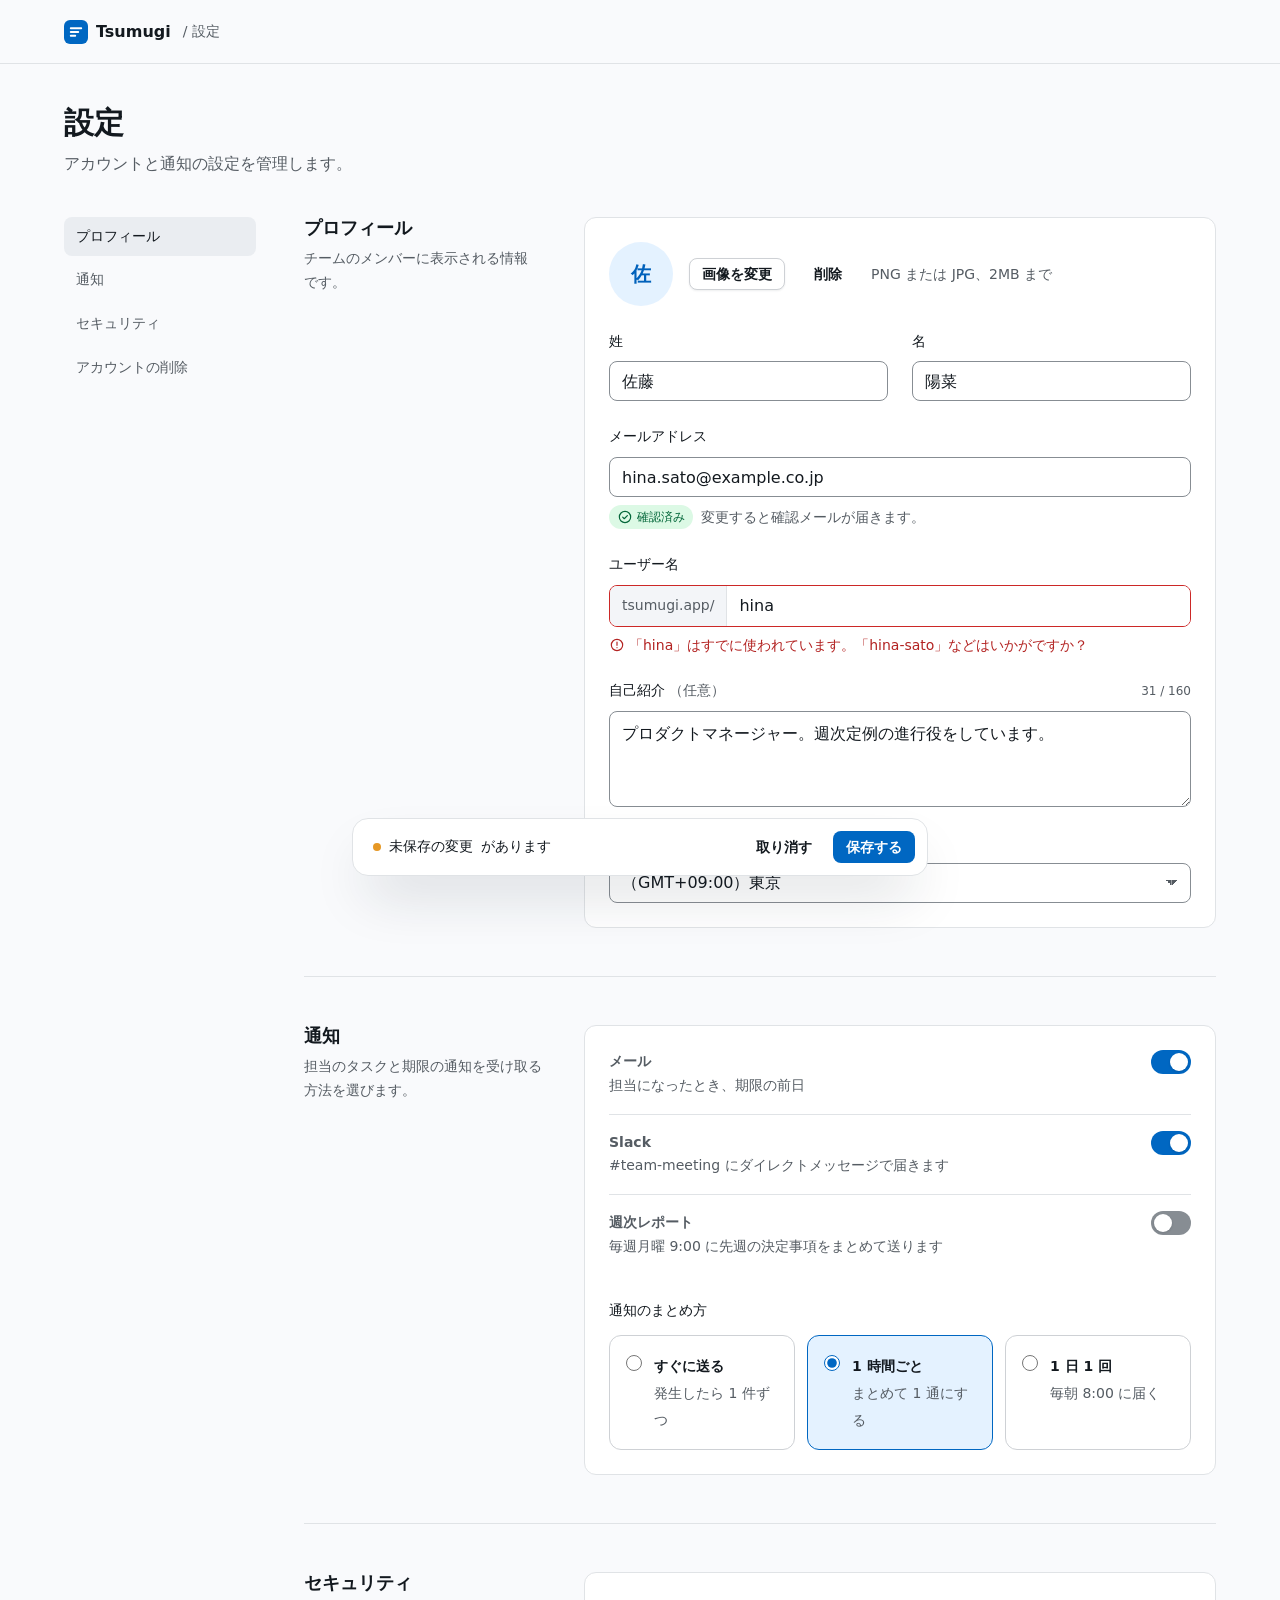
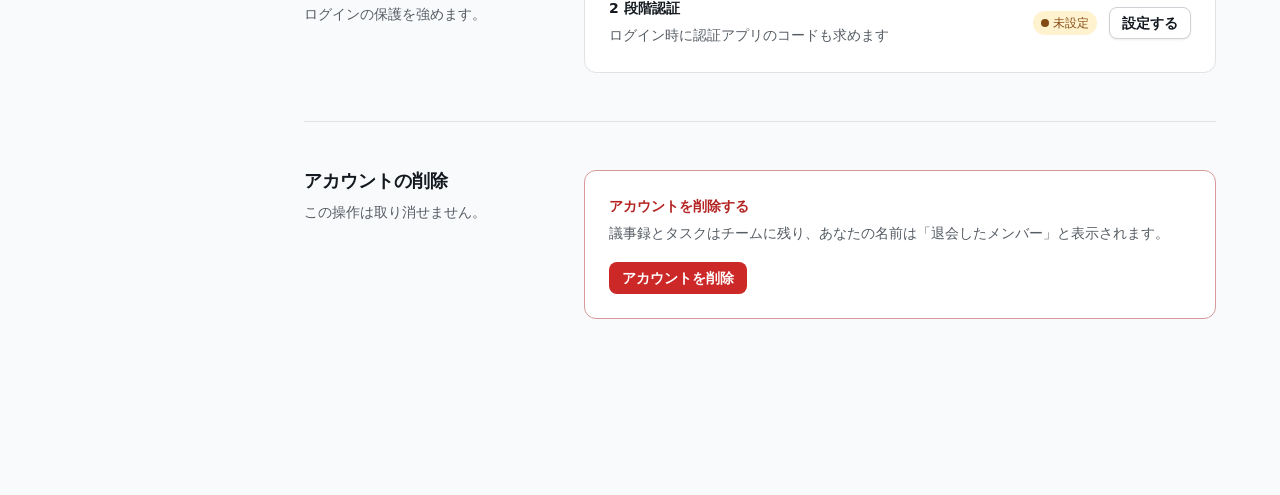
<file: .agents/skills/elite-ux-architect/assets/exemplars/settings-form.html>
<!doctype html>
<html lang="ja">
<head>
<meta charset="utf-8">
<meta name="viewport" content="width=device-width, initial-scale=1">
<title>設定 — Tsumugi</title>
<link rel="stylesheet" href="../tokens.css">
<link rel="stylesheet" href="../base.css">
<script>
  const q = new URLSearchParams(location.search);
  if (q.get('theme')) document.documentElement.dataset.theme = q.get('theme');
  if (q.get('accent')) document.documentElement.dataset.accent = q.get('accent');
</script>
<style>
  .app-header { position: sticky; top: 0; z-index: var(--z-sticky); height: var(--header-h); border-bottom: 1px solid var(--border); background: color-mix(in oklch, var(--bg) 88%, transparent); backdrop-filter: blur(10px); }
  .app-header .container { height: 100%; display: flex; align-items: center; gap: var(--space-3); }
  .brand { display: flex; align-items: center; gap: var(--space-2); font-weight: var(--weight-bold); text-decoration: none; }
  .brand svg { width: 1.5rem; height: 1.5rem; }
  .crumb { color: var(--text-muted); font-size: var(--text-sm); }

  .page { padding-block: var(--space-10) var(--space-32); }
  .page-title { font-size: var(--text-3xl); }
  .page-title + p { margin-top: var(--space-2); color: var(--text-muted); }
  .layout { display: grid; gap: var(--space-10); margin-top: var(--space-10); }
  @media (min-width: 64rem) { .layout { grid-template-columns: 12rem 1fr; gap: var(--space-12); } }

  .side-nav { display: flex; gap: var(--space-1); overflow-x: auto; }
  @media (min-width: 64rem) { .side-nav { position: sticky; top: calc(var(--header-h) + var(--space-8)); align-self: start; flex-direction: column; } }
  .side-nav a { padding: var(--space-2) var(--space-3); border-radius: var(--radius-md); color: var(--text-muted); font-size: var(--text-sm); font-weight: var(--weight-medium); text-decoration: none; white-space: nowrap; }
  .side-nav a:hover { background: var(--surface-3); color: var(--text); }
  .side-nav a[aria-current="true"] { background: var(--surface-3); color: var(--text); }

  /* 1 セクション = 左に説明、右にフォーム。説明を読めば何の設定か分かる */
  .settings-section { display: grid; gap: var(--space-5); padding-bottom: var(--space-12); }
  .settings-section + .settings-section { padding-top: var(--space-12); border-top: 1px solid var(--border); }
  @media (min-width: 80rem) { .settings-section { grid-template-columns: 15rem 1fr; gap: var(--space-10); } }
  .settings-section h2 { font-size: var(--text-lg); font-weight: var(--weight-semibold); letter-spacing: 0; }
  .settings-section > div > p { margin-top: var(--space-2); font-size: var(--text-sm); color: var(--text-muted); }
  .form-card { display: grid; gap: var(--space-6); }
  .row-2 { display: grid; gap: var(--space-6); }
  @media (min-width: 40rem) { .row-2 { grid-template-columns: 1fr 1fr; } }
  .field__top { display: flex; justify-content: space-between; align-items: baseline; gap: var(--space-3); }
  .counter { font-size: var(--text-xs); color: var(--text-muted); font-variant-numeric: tabular-nums; }

  .avatar-row { display: flex; flex-wrap: wrap; align-items: center; gap: var(--space-4); }
  .avatar-row .avatar { width: 4rem; height: 4rem; font-size: var(--text-xl); }
  .avatar-row .hint { flex-basis: 100%; }
  @media (min-width: 40rem) { .avatar-row .hint { flex-basis: auto; } }

  /* 入力欄に付ける接頭辞（URL など） */
  .affix { display: flex; border: 1px solid var(--border-input); border-radius: var(--radius-md); background: var(--surface); overflow: hidden; }
  .affix:focus-within { border-color: var(--accent); box-shadow: 0 0 0 3px var(--accent-soft), 0 0 0 1px var(--accent); }
  .affix[data-invalid] { border-color: var(--danger); }
  .affix[data-invalid]:focus-within { box-shadow: 0 0 0 3px var(--danger-soft), 0 0 0 1px var(--danger); }
  .affix span { display: grid; place-items: center; padding: 0 var(--space-3); background: var(--surface-2); border-right: 1px solid var(--border); color: var(--text-muted); font-size: var(--text-sm); }
  .affix .input { border: 0; border-radius: 0; box-shadow: none !important; }
  .affix .input:focus-visible { outline: none; }
  .verified { display: flex; gap: var(--space-2); align-items: center; }

  .switch-list { display: grid; }
  .switch-row { display: flex; gap: var(--space-4); align-items: flex-start; justify-content: space-between; padding-block: var(--space-4); }
  .switch-row + .switch-row { border-top: 1px solid var(--border); }
  .switch-row:first-child { padding-top: 0; }
  .switch-row strong { display: block; font-size: var(--text-sm); font-weight: var(--weight-semibold); }
  .switch-row span { font-size: var(--text-sm); color: var(--text-muted); }
  .choices { display: grid; gap: var(--space-3); }
  @media (min-width: 48rem) { .choices { grid-template-columns: repeat(3, 1fr); } }
  fieldset { border: 0; padding: 0; min-width: 0; }
  legend { font-size: var(--text-sm); font-weight: var(--weight-medium); margin-bottom: var(--space-3); padding: 0; }

  .status-row { display: flex; flex-wrap: wrap; gap: var(--space-4); align-items: center; justify-content: space-between; }
  .status-row strong { display: block; font-size: var(--text-sm); }
  .status-row span.muted { font-size: var(--text-sm); }

  /* 色相が離れた 2 色は oklch で混ぜると途中の色相（紫など）になる。srgb で混ぜる */
  .danger-card { border-color: color-mix(in srgb, var(--danger) 40%, var(--border)); }
  .danger-card .status-row strong { color: var(--danger-text); }

  /* 未保存の変更があるときだけ出る保存バー */
  .save-bar {
    position: fixed;
    left: 50%;
    bottom: var(--space-6);
    z-index: var(--z-sticky);
    display: flex;
    gap: var(--space-4);
    align-items: center;
    width: min(100% - 2 * var(--space-4), 36rem);
    padding: var(--space-3) var(--space-3) var(--space-3) var(--space-5);
    border: 1px solid var(--border);
    border-radius: var(--radius-xl);
    background: var(--surface);
    box-shadow: var(--shadow-xl);
    font-size: var(--text-sm);
    transform: translate(-50%, 0);
    transition: transform var(--dur-2) var(--ease-out), opacity var(--dur-2) var(--ease-out);
  }
  .save-bar[hidden] { display: flex; opacity: 0; pointer-events: none; transform: translate(-50%, 16px); }
  .save-bar .cluster { margin-left: auto; --cluster-gap: var(--space-2); flex-wrap: nowrap; }
  .save-bar .dot { color: var(--warning); }
  .save-bar__msg { display: flex; align-items: center; gap: var(--space-2); white-space: nowrap; }
  @media (max-width: 29.99rem) { .hide-sm { display: none; } }
</style>
</head>
<body>
<svg width="0" height="0" style="position:absolute" aria-hidden="true">
  <symbol id="i-alert" viewBox="0 0 24 24"><circle cx="12" cy="12" r="8.5"/><path d="M12 7.5v5M12 16h.01"/></symbol>
  <symbol id="i-check-circle" viewBox="0 0 24 24"><circle cx="12" cy="12" r="8.5"/><path d="M8.5 12.2l2.4 2.4 4.6-4.8"/></symbol>
  <symbol id="i-shield" viewBox="0 0 24 24"><path d="M12 3l7.5 3v5.5c0 4.4-3.1 8.3-7.5 9.5-4.4-1.2-7.5-5.1-7.5-9.5V6z"/></symbol>
</svg>

<a class="skip-link" href="#main">本文へスキップ</a>

<header class="app-header">
  <div class="container">
    <a class="brand" href="#"><svg viewBox="0 0 32 32" aria-hidden="true"><rect width="32" height="32" rx="8" fill="var(--accent)"/><path d="M9 11h14M9 16h10M9 21h6" stroke="var(--on-accent)" stroke-width="2.5" stroke-linecap="round"/></svg>Tsumugi</a>
    <span class="crumb">/ 設定</span>
  </div>
</header>

<main class="page container" id="main">
  <h1 class="page-title">設定</h1>
  <p>アカウントと通知の設定を管理します。</p>

  <div class="layout">
    <nav class="side-nav" aria-label="設定の項目">
      <a href="#profile" aria-current="true">プロフィール</a>
      <a href="#notifications">通知</a>
      <a href="#security">セキュリティ</a>
      <a href="#danger">アカウントの削除</a>
    </nav>

    <form id="settings" novalidate>
      <section class="settings-section" id="profile" aria-labelledby="profile-title">
        <div>
          <h2 id="profile-title">プロフィール</h2>
          <p>チームのメンバーに表示される情報です。</p>
        </div>
        <div class="card form-card">
          <div class="avatar-row">
            <span class="avatar">佐</span>
            <button class="btn btn--secondary btn--sm" type="button">画像を変更</button>
            <button class="btn btn--ghost btn--sm" type="button">削除</button>
            <p class="hint">PNG または JPG、2MB まで</p>
          </div>
          <div class="row-2">
            <div class="field"><label class="label" for="last">姓</label><input class="input" id="last" value="佐藤" autocomplete="family-name"></div>
            <div class="field"><label class="label" for="first">名</label><input class="input" id="first" value="陽菜" autocomplete="given-name"></div>
          </div>
          <div class="field">
            <label class="label" for="email">メールアドレス</label>
            <input class="input" id="email" type="email" value="hina.sato@example.co.jp" autocomplete="email" aria-describedby="email-hint">
            <p class="hint verified" id="email-hint"><span class="badge badge--success"><svg class="icon icon--sm"><use href="#i-check-circle"/></svg>確認済み</span>変更すると確認メールが届きます。</p>
          </div>
          <div class="field">
            <label class="label" for="handle">ユーザー名</label>
            <div class="affix" data-invalid>
              <span>tsumugi.app/</span>
              <input class="input" id="handle" value="hina" aria-invalid="true" aria-describedby="handle-error" autocomplete="username">
            </div>
            <p class="error-text" id="handle-error"><svg class="icon icon--sm"><use href="#i-alert"/></svg>「hina」はすでに使われています。「hina-sato」などはいかがですか？</p>
          </div>
          <div class="field">
            <div class="field__top"><label class="label" for="bio">自己紹介 <span class="optional">（任意）</span></label><span class="counter" id="bio-count">31 / 160</span></div>
            <textarea class="textarea" id="bio" maxlength="160" aria-describedby="bio-count">プロダクトマネージャー。週次定例の進行役をしています。</textarea>
          </div>
          <div class="field">
            <label class="label" for="tz">タイムゾーン</label>
            <select class="select" id="tz"><option>（GMT+09:00）東京</option><option>（GMT+08:00）シンガポール</option><option>（GMT+00:00）ロンドン</option></select>
          </div>
        </div>
      </section>

      <section class="settings-section" id="notifications" aria-labelledby="notify-title">
        <div>
          <h2 id="notify-title">通知</h2>
          <p>担当のタスクと期限の通知を受け取る方法を選びます。</p>
        </div>
        <div class="card form-card">
          <div class="switch-list">
            <label class="switch-row"><span><strong>メール</strong><span>担当になったとき、期限の前日</span></span><input class="switch" type="checkbox" role="switch" checked></label>
            <label class="switch-row"><span><strong>Slack</strong><span>#team-meeting にダイレクトメッセージで届きます</span></span><input class="switch" type="checkbox" role="switch" checked></label>
            <label class="switch-row"><span><strong>週次レポート</strong><span>毎週月曜 9:00 に先週の決定事項をまとめて送ります</span></span><input class="switch" type="checkbox" role="switch"></label>
          </div>
          <fieldset>
            <legend>通知のまとめ方</legend>
            <div class="choices">
              <label class="choice"><input type="radio" name="digest" value="instant"><span><span class="choice__title">すぐに送る</span><br><span class="choice__desc">発生したら 1 件ずつ</span></span></label>
              <label class="choice"><input type="radio" name="digest" value="hourly" checked><span><span class="choice__title">1 時間ごと</span><br><span class="choice__desc">まとめて 1 通にする</span></span></label>
              <label class="choice"><input type="radio" name="digest" value="daily"><span><span class="choice__title">1 日 1 回</span><br><span class="choice__desc">毎朝 8:00 に届く</span></span></label>
            </div>
          </fieldset>
        </div>
      </section>

      <section class="settings-section" id="security" aria-labelledby="security-title">
        <div>
          <h2 id="security-title">セキュリティ</h2>
          <p>ログインの保護を強めます。</p>
        </div>
        <div class="card form-card">
          <div class="status-row">
            <div><strong>2 段階認証</strong><span class="muted">ログイン時に認証アプリのコードも求めます</span></div>
            <div class="cluster"><span class="badge badge--warning"><span class="dot"></span>未設定</span><button class="btn btn--secondary btn--sm" type="button">設定する</button></div>
          </div>
        </div>
      </section>

      <section class="settings-section" id="danger" aria-labelledby="danger-title">
        <div>
          <h2 id="danger-title">アカウントの削除</h2>
          <p>この操作は取り消せません。</p>
        </div>
        <div class="card danger-card">
          <div class="status-row">
            <div><strong>アカウントを削除する</strong><span class="muted">議事録とタスクはチームに残り、あなたの名前は「退会したメンバー」と表示されます。</span></div>
            <button class="btn btn--danger btn--sm" type="button" id="open-delete">アカウントを削除</button>
          </div>
        </div>
      </section>
    </form>
  </div>
</main>

<div class="save-bar" role="status" id="save-bar">
  <span class="save-bar__msg"><span class="dot"></span>未保存の変更<span class="hide-sm">があります</span></span>
  <div class="cluster">
    <button class="btn btn--ghost btn--sm" type="button" id="discard">取り消す</button>
    <button class="btn btn--primary btn--sm" type="submit" form="settings">保存する</button>
  </div>
</div>

<dialog class="dialog" id="delete-dialog" aria-labelledby="delete-title">
  <form method="dialog">
    <h2 class="dialog__title" id="delete-title">アカウントを削除しますか？</h2>
    <p class="dialog__body">削除すると、ログインも復元もできなくなります。続けるには下に「削除する」と入力してください。</p>
    <div class="field" style="margin-top: var(--space-5)">
      <label class="label" for="confirm">確認</label>
      <input class="input" id="confirm" autocomplete="off" placeholder="削除する">
    </div>
    <div class="dialog__actions">
      <button class="btn btn--secondary" value="cancel">キャンセル</button>
      <button class="btn btn--danger" value="delete" id="confirm-delete" disabled>削除する</button>
    </div>
  </form>
</dialog>

<script>
  const bio = document.getElementById('bio');
  const count = document.getElementById('bio-count');
  bio.addEventListener('input', () => { count.textContent = `${bio.value.length} / 160`; });

  // 危険な操作: 文字入力で意思確認してからボタンを有効にする
  const dialog = document.getElementById('delete-dialog');
  document.getElementById('open-delete').addEventListener('click', () => dialog.showModal());
  const confirmInput = document.getElementById('confirm');
  confirmInput.addEventListener('input', () => { document.getElementById('confirm-delete').disabled = confirmInput.value !== '削除する'; });

  // 保存バー: お手本では最初から「編集中」の状態を見せている
  document.getElementById('discard').addEventListener('click', () => { document.getElementById('save-bar').hidden = true; });
  document.getElementById('settings').addEventListener('input', () => { document.getElementById('save-bar').hidden = false; });
  document.getElementById('settings').addEventListener('submit', (event) => { event.preventDefault(); document.getElementById('save-bar').hidden = true; });

  // 現在地: 見えているセクションのリンクに印を付ける
  const links = [...document.querySelectorAll('.side-nav a')];
  const observer = new IntersectionObserver((entries) => {
    entries.forEach((entry) => {
      if (!entry.isIntersecting) return;
      links.forEach((link) => link.setAttribute('aria-current', String(link.hash === `#${entry.target.id}`)));
    });
  }, { rootMargin: '-30% 0px -60% 0px' });
  document.querySelectorAll('.settings-section').forEach((section) => observer.observe(section));
</script>
</body>
</html>
</file>
<file: .agents/skills/elite-ux-architect/assets/tokens.css>
/* =====================================================================
   Elite UX tokens
   ---------------------------------------------------------------------
   すべてのお手本（assets/exemplars/*.html）が使うデザイントークン。
   プロジェクトへはこのファイルをそのままコピーし、変えるのは原則
   --brand-h（色相 0-360）と --brand-c（彩度）だけにする。
   プリセットは <html data-accent="teal"> のように指定する。
   変更後は必ず検証する:
     python scripts/ux_audit.py tokens --file assets/tokens.css --accent <preset>
   ライト/ダークは OS 設定に従う。強制するなら <html data-theme="dark">。
   ===================================================================== */

:root {
  color-scheme: light dark;

  /* ---- Brand ------------------------------------------------------- */
  --brand-h: 250;
  --brand-c: 0.17;

  /* ---- Surfaces (背景は 4 段まで。これ以上増やさない) --------------- */
  --bg:        light-dark(oklch(0.985 0.003 var(--brand-h)), oklch(0.17 0.008 var(--brand-h)));
  --surface:   light-dark(oklch(1 0 0),                      oklch(0.21 0.009 var(--brand-h)));
  --surface-2: light-dark(oklch(0.97 0.004 var(--brand-h)),  oklch(0.245 0.01 var(--brand-h)));
  --surface-3: light-dark(oklch(0.945 0.006 var(--brand-h)), oklch(0.28 0.011 var(--brand-h)));
  --overlay:   light-dark(oklch(0.2 0.02 var(--brand-h) / 0.45), oklch(0 0 0 / 0.6));

  /* ---- Lines ------------------------------------------------------- */
  --border:        light-dark(oklch(0.915 0.005 var(--brand-h)), oklch(0.31 0.01 var(--brand-h)));
  --border-strong: light-dark(oklch(0.86 0.007 var(--brand-h)),  oklch(0.38 0.012 var(--brand-h)));
  /* 入力欄・チェックボックスの枠。WCAG 1.4.11 の 3:1 を満たす濃さ */
  --border-input:  light-dark(oklch(0.64 0.012 var(--brand-h)),  oklch(0.56 0.012 var(--brand-h)));

  /* ---- Text -------------------------------------------------------- */
  --text:       light-dark(oklch(0.21 0.015 var(--brand-h)), oklch(0.96 0.004 var(--brand-h)));
  --text-muted: light-dark(oklch(0.47 0.014 var(--brand-h)), oklch(0.74 0.01 var(--brand-h)));
  /* 無効状態・装飾専用。読ませる文字には使わない */
  --text-faint: light-dark(oklch(0.64 0.01 var(--brand-h)),  oklch(0.56 0.01 var(--brand-h)));

  /* ---- Accent (1 画面で面積 10% 以下) ------------------------------ */
  --accent:       light-dark(oklch(0.51 var(--brand-c) var(--brand-h)), oklch(0.74 calc(var(--brand-c) * 0.8) var(--brand-h)));
  --accent-hover: light-dark(oklch(0.45 var(--brand-c) var(--brand-h)), oklch(0.8 calc(var(--brand-c) * 0.7) var(--brand-h)));
  --on-accent:    light-dark(oklch(1 0 0), oklch(0.17 0.02 var(--brand-h)));
  --accent-soft:  light-dark(oklch(0.955 0.025 var(--brand-h)), oklch(0.29 0.05 var(--brand-h)));
  --accent-text:  light-dark(oklch(0.49 var(--brand-c) var(--brand-h)), oklch(0.8 0.11 var(--brand-h)));
  --focus-ring:   var(--accent);

  /* ---- Status (色だけに頼らず、必ずアイコンか文言を添える) --------- */
  --success:      light-dark(oklch(0.58 0.14 155), oklch(0.74 0.15 155));
  --success-text: light-dark(oklch(0.45 0.11 155), oklch(0.82 0.13 155));
  --success-soft: light-dark(oklch(0.955 0.04 155), oklch(0.29 0.05 155));
  --warning:      light-dark(oklch(0.74 0.15 70), oklch(0.8 0.14 75));
  --warning-text: light-dark(oklch(0.47 0.1 60), oklch(0.85 0.11 80));
  --warning-soft: light-dark(oklch(0.965 0.05 85), oklch(0.3 0.05 75));
  --danger:       light-dark(oklch(0.55 0.2 27), oklch(0.56 0.19 27));
  --danger-text:  light-dark(oklch(0.5 0.18 27), oklch(0.8 0.12 25));
  --danger-soft:  light-dark(oklch(0.955 0.03 25), oklch(0.3 0.07 25));
  --on-danger:    oklch(1 0 0);

  /* ---- Charts (系列は 5 色まで。順番に使う) ------------------------ */
  --chart-1: var(--accent);
  --chart-2: light-dark(oklch(0.62 0.11 185), oklch(0.74 0.11 185));
  --chart-3: light-dark(oklch(0.76 0.14 75), oklch(0.82 0.13 80));
  --chart-4: light-dark(oklch(0.62 0.17 15), oklch(0.74 0.14 15));
  --chart-5: light-dark(oklch(0.62 0.02 var(--brand-h)), oklch(0.62 0.02 var(--brand-h)));

  /* ---- Typography -------------------------------------------------- */
  /* 本文: 読みやすさと表示速度を優先して OS の書体を使う（日本語の Web フォントは重い） */
  --font-sans: system-ui, -apple-system, "Segoe UI Variable Text", "Segoe UI",
    "Hiragino Sans", "Hiragino Kaku Gothic ProN", "Noto Sans JP", "Yu Gothic UI", Meiryo, sans-serif;
  /* 見出し: プロジェクトの個性を出す場所。既定のままにせず、ブランドに合う書体を選ぶ
     例: "Zen Kaku Gothic New", "M PLUS 1", "BIZ UDPGothic", "Noto Serif JP"（Web フォントは見出しだけ読み込む） */
  --font-display: var(--font-sans);
  --font-mono: "JetBrains Mono", "Cascadia Code", ui-monospace, SFMono-Regular, Consolas, monospace;

  /* サイズはこの 10 段だけ。中途半端な値（15px, 22px など）を作らない */
  --text-xs: 0.75rem;     /* 12px 注記・バッジ */
  --text-sm: 0.875rem;    /* 14px UI ラベル・ボタン・表 */
  --text-base: 1rem;      /* 16px 本文・入力欄（iOS のズーム防止にも 16px 以上） */
  --text-lg: 1.125rem;    /* 18px リード文 */
  --text-xl: 1.25rem;     /* 20px カード見出し */
  --text-2xl: 1.5rem;     /* 24px セクション小見出し */
  --text-3xl: 1.875rem;   /* 30px セクション見出し */
  --text-4xl: 2.25rem;    /* 36px ページ見出し */
  --text-5xl: 3rem;       /* 48px ヒーロー（固定） */
  --text-display: clamp(2.25rem, 1.4rem + 3.2vw, 3.75rem); /* ヒーロー（可変） */

  --leading-tight: 1.25;   /* 大見出し */
  --leading-snug: 1.45;    /* 小見出し・UI */
  --leading-normal: 1.7;   /* 本文（日本語は 1.7 以上） */
  --leading-relaxed: 1.85; /* 長文記事 */

  --weight-regular: 400;
  --weight-medium: 500;
  --weight-semibold: 600;
  --weight-bold: 700;

  --tracking-tight: -0.015em; /* 欧文の大見出し */
  --tracking-wide: 0.06em;    /* 小さなラベル（eyebrow） */

  /* ---- Space (4px 刻み。グループ内は狭く、グループ間は広く) -------- */
  --space-1: 0.25rem;  /* 4  */
  --space-2: 0.5rem;   /* 8  */
  --space-3: 0.75rem;  /* 12 */
  --space-4: 1rem;     /* 16 */
  --space-5: 1.25rem;  /* 20 */
  --space-6: 1.5rem;   /* 24 */
  --space-8: 2rem;     /* 32 */
  --space-10: 2.5rem;  /* 40 */
  --space-12: 3rem;    /* 48 */
  --space-16: 4rem;    /* 64 */
  --space-20: 5rem;    /* 80 */
  --space-24: 6rem;    /* 96 */
  --space-32: 8rem;    /* 128 */

  /* ---- Radius (入れ子は「外側 = 内側 + 余白」) --------------------- */
  --radius-xs: 4px;
  --radius-sm: 6px;    /* バッジ・小ボタン */
  --radius-md: 8px;    /* ボタン・入力欄 */
  --radius-lg: 12px;   /* カード */
  --radius-xl: 16px;   /* ダイアログ・大パネル */
  --radius-2xl: 24px;  /* ヒーローのビジュアル */
  --radius-full: 999px;

  /* ---- Elevation (影は 1 要素 1 段。枠線と強い影を重ねない) --------- */
  --shadow-color: light-dark(oklch(0.25 0.03 var(--brand-h) / 0.08), oklch(0 0 0 / 0.45));
  --shadow-xs: 0 1px 2px var(--shadow-color);
  --shadow-sm: 0 1px 2px var(--shadow-color), 0 1px 3px var(--shadow-color);
  --shadow-md: 0 4px 10px -2px var(--shadow-color), 0 2px 4px -2px var(--shadow-color);
  --shadow-lg: 0 14px 28px -8px var(--shadow-color), 0 4px 10px -4px var(--shadow-color);
  --shadow-xl: 0 28px 56px -16px light-dark(oklch(0.25 0.03 var(--brand-h) / 0.22), oklch(0 0 0 / 0.6));

  /* ---- Motion (transform と opacity だけを動かす) ------------------ */
  --dur-1: 120ms;  /* hover・押下 */
  --dur-2: 200ms;  /* 開閉・切り替え */
  --dur-3: 320ms;  /* 画面内の大きな移動 */
  --ease-out: cubic-bezier(0.2, 0.8, 0.2, 1);
  --ease-in-out: cubic-bezier(0.65, 0, 0.35, 1);

  /* ---- Layout ------------------------------------------------------ */
  --container: 72rem;        /* 1152px */
  --container-narrow: 48rem; /* 768px */
  --measure: 40rem;          /* 本文の行長: 日本語 約 40 字 / 欧文 約 75 字 */
  --header-h: 4rem;
  --sidebar-w: 15rem;
  --control-sm: 2rem;    /* 32px */
  --control-md: 2.5rem;  /* 40px */
  --control-lg: 3rem;    /* 48px */

  --z-sticky: 100;
  --z-dropdown: 200;
  --z-overlay: 300;
  --z-modal: 400;
  --z-toast: 500;
}

/* ---- Theme forcing ------------------------------------------------- */
[data-theme="light"] { color-scheme: light; }
[data-theme="dark"]  { color-scheme: dark; }

/* ---- Accent presets (色相だけ変える。L は固定なのでコントラストが崩れにくい) */
[data-accent="teal"]   { --brand-h: 195; --brand-c: 0.1; }
[data-accent="green"]  { --brand-h: 155; --brand-c: 0.13; }
[data-accent="orange"] { --brand-h: 45;  --brand-c: 0.15; }
[data-accent="rose"]   { --brand-h: 10;  --brand-c: 0.16; }
[data-accent="violet"] { --brand-h: 295; --brand-c: 0.16; }
/* 無彩色ブランド: ボタンは黒（ダークでは白） */
[data-accent="graphite"] {
  --brand-c: 0;
  --accent:       light-dark(oklch(0.24 0.005 var(--brand-h)), oklch(0.94 0.003 var(--brand-h)));
  --accent-hover: light-dark(oklch(0.34 0.005 var(--brand-h)), oklch(0.86 0.003 var(--brand-h)));
  --accent-soft:  light-dark(oklch(0.94 0.003 var(--brand-h)), oklch(0.3 0.005 var(--brand-h)));
  --accent-text:  light-dark(oklch(0.24 0.005 var(--brand-h)), oklch(0.94 0.003 var(--brand-h)));
  --on-accent:    light-dark(oklch(1 0 0), oklch(0.17 0.005 var(--brand-h)));
}
</file>
<file: .agents/skills/elite-ux-architect/assets/base.css>
/* =====================================================================
   Elite UX base — reset, typography, layout primitives, components.
   値はすべて tokens.css の変数から取る。ここに生の色・px を足さない。
   ===================================================================== */

/* ---- Reset ---------------------------------------------------------- */
*, *::before, *::after { box-sizing: border-box; }
* { margin: 0; }
html {
  -webkit-text-size-adjust: 100%;
  text-size-adjust: 100%;
  hanging-punctuation: allow-end;
}
@media (prefers-reduced-motion: no-preference) {
  html { scroll-behavior: smooth; }
}
body {
  min-height: 100dvh;
  background: var(--bg);
  color: var(--text);
  font-family: var(--font-sans);
  font-size: var(--text-base);
  line-height: var(--leading-normal);
  -webkit-font-smoothing: antialiased;
  -moz-osx-font-smoothing: grayscale;
  line-break: strict;
  overflow-wrap: break-word; /* anywhere は表やフレックスを押しつぶすので使わない */
}
img, svg, video, canvas { display: block; max-width: 100%; }
img, video { height: auto; }
input, button, textarea, select { font: inherit; color: inherit; }
button { cursor: pointer; }
:disabled { cursor: not-allowed; }
a { color: inherit; }
ul[role="list"], ol[role="list"] { list-style: none; padding: 0; }
table { border-collapse: collapse; }
fieldset { min-width: 0; padding: 0; border: 0; } /* 選択肢のまとまりは fieldset + legend（読み上げで問いが伝わる）。既定の枠線は消す */
legend { padding: 0; }
::selection { background: var(--accent-soft); color: var(--text); }

/* ページ内リンクの着地点がスティッキーヘッダーに隠れない */
:where([id]) { scroll-margin-top: calc(var(--header-h) + var(--space-4)); }

/* ---- Focus ---------------------------------------------------------- */
:focus-visible {
  outline: 2px solid var(--focus-ring);
  outline-offset: 2px;
  border-radius: var(--radius-xs);
}

/* ---- Typography ----------------------------------------------------- */
h1, h2, h3, h4 {
  font-family: var(--font-display);
  line-height: var(--leading-tight);
  font-weight: var(--weight-bold);
  letter-spacing: var(--tracking-tight);
  text-wrap: balance;
}
:lang(ja) :is(h1, h2, h3, h4) {
  letter-spacing: 0.01em;
  font-feature-settings: "palt";
  word-break: auto-phrase;
}
h3, h4 { font-weight: var(--weight-semibold); line-height: var(--leading-snug); }
p { text-wrap: pretty; }
small { font-size: var(--text-sm); }
code, kbd, pre { font-family: var(--font-mono); font-size: 0.9em; }

.display { font-family: var(--font-display); font-size: var(--text-display); }
.h1 { font-size: var(--text-4xl); }
.h2 { font-size: var(--text-3xl); }
.h3 { font-size: var(--text-xl); }
.lead { font-size: var(--text-lg); color: var(--text-muted); line-height: var(--leading-normal); }
:lang(ja) .lead { word-break: auto-phrase; }
.muted { color: var(--text-muted); }
.eyebrow {
  font-size: var(--text-sm);
  font-weight: var(--weight-semibold);
  letter-spacing: var(--tracking-wide);
  color: var(--accent-text);
}
.num { font-variant-numeric: tabular-nums; }
.link {
  color: var(--accent-text);
  text-decoration: underline;
  text-decoration-thickness: 1px;
  text-underline-offset: 0.2em;
}
.link:hover { text-decoration-thickness: 2px; }

/* 長文: 行長と段落間隔を固定 */
.prose { max-width: var(--measure); line-height: var(--leading-relaxed); }
.prose > * + * { margin-top: var(--space-5); }
.prose h2 { font-size: var(--text-2xl); margin-top: var(--space-16); margin-bottom: calc(var(--space-2) * -1); }
.prose h3 { font-size: var(--text-xl); margin-top: var(--space-10); margin-bottom: calc(var(--space-2) * -1); }
.prose ul, .prose ol { padding-left: 1.4em; }
.prose li + li { margin-top: var(--space-2); }
.prose a { color: var(--accent-text); text-underline-offset: 0.2em; }
.prose :not(pre) > code {
  padding: 0.1em 0.35em;
  border-radius: var(--radius-xs);
  background: var(--surface-3);
}
.prose pre {
  padding: var(--space-4) var(--space-5);
  border-radius: var(--radius-lg);
  background: var(--surface-2);
  border: 1px solid var(--border);
  overflow-x: auto;
  line-height: var(--leading-snug);
}
.prose blockquote {
  padding-left: var(--space-5);
  border-left: 3px solid var(--border-strong);
  color: var(--text-muted);
}

/* ---- Layout primitives ---------------------------------------------- */
.container {
  width: min(100% - 2 * clamp(var(--space-4), 4vw, var(--space-8)), var(--container));
  margin-inline: auto;
}
.container--narrow { width: min(100% - 2 * clamp(var(--space-4), 4vw, var(--space-8)), var(--container-narrow)); }
.section { padding-block: clamp(var(--space-16), 9vw, var(--space-24)); }
.section-head { max-width: 40rem; margin-bottom: var(--space-12); }
.section-head > * + * { margin-top: var(--space-3); }
.stack { display: flex; flex-direction: column; gap: var(--stack-gap, var(--space-4)); }
.cluster { display: flex; flex-wrap: wrap; align-items: center; gap: var(--cluster-gap, var(--space-3)); }
.spread { display: flex; align-items: center; justify-content: space-between; gap: var(--space-4); }
.grid-auto {
  display: grid;
  gap: var(--grid-gap, var(--space-6));
  grid-template-columns: repeat(auto-fit, minmax(min(100%, var(--grid-min, 16rem)), 1fr));
}

/* ---- Icon ----------------------------------------------------------- */
.icon {
  width: 1.25rem;
  height: 1.25rem;
  flex: none;
  stroke: currentColor;
  stroke-width: 1.75;
  stroke-linecap: round;
  stroke-linejoin: round;
  fill: none;
}
.icon--sm { width: 1rem; height: 1rem; }
.icon--lg { width: 1.5rem; height: 1.5rem; }

/* ---- Button --------------------------------------------------------- */
.btn {
  display: inline-flex;
  align-items: center;
  justify-content: center;
  gap: var(--space-2);
  min-height: var(--control-md);
  padding: 0 var(--space-4);
  border: 1px solid transparent;
  border-radius: var(--radius-md);
  font-size: var(--text-sm);
  font-weight: var(--weight-semibold);
  line-height: 1;
  white-space: nowrap;
  text-decoration: none;
  transition: background-color var(--dur-1) var(--ease-out), border-color var(--dur-1) var(--ease-out),
    color var(--dur-1) var(--ease-out), transform var(--dur-1) var(--ease-out);
}
.btn:active:not(:disabled) { transform: translateY(1px); }
.btn:disabled { opacity: 0.5; }
.btn--primary { background: var(--accent); color: var(--on-accent); }
.btn--primary:hover:not(:disabled) { background: var(--accent-hover); }
.btn--secondary { background: var(--surface); border-color: var(--border-strong); color: var(--text); box-shadow: var(--shadow-xs); }
.btn--secondary:hover:not(:disabled) { background: var(--surface-2); }
.btn--ghost { background: transparent; color: var(--text); }
.btn--ghost:hover:not(:disabled) { background: var(--surface-3); }
.btn--danger { background: var(--danger); color: var(--on-danger); }
.btn--danger:hover:not(:disabled) { filter: brightness(0.92); }
.btn--sm { min-height: var(--control-sm); padding: 0 var(--space-3); font-size: var(--text-sm); }
.btn--lg { min-height: var(--control-lg); padding: 0 var(--space-6); font-size: var(--text-base); }
.btn--icon { padding: 0; width: var(--control-md); }
.btn--icon.btn--sm { width: var(--control-sm); }
.btn--block { width: 100%; }
@media (pointer: coarse) {
  .btn, .btn--sm { min-height: 2.75rem; }
  .btn--icon, .btn--icon.btn--sm { width: 2.75rem; }
}

/* ---- Form ----------------------------------------------------------- */
.field { display: grid; gap: var(--space-2); align-content: start; }
.label { font-size: var(--text-sm); font-weight: var(--weight-medium); }
.label .optional { font-weight: var(--weight-regular); color: var(--text-muted); }
.hint { font-size: var(--text-sm); color: var(--text-muted); line-height: var(--leading-snug); }
.error-text {
  display: flex;
  gap: var(--space-1);
  align-items: center;
  font-size: var(--text-sm);
  color: var(--danger-text);
  line-height: var(--leading-snug);
}
.input, .select, .textarea {
  width: 100%;
  min-height: var(--control-md);
  padding: 0 var(--space-3);
  border: 1px solid var(--border-input);
  border-radius: var(--radius-md);
  background: var(--surface);
  font-size: var(--text-base);
  transition: border-color var(--dur-1) var(--ease-out), box-shadow var(--dur-1) var(--ease-out);
}
.textarea { padding: var(--space-2) var(--space-3); min-height: 6rem; resize: vertical; line-height: var(--leading-normal); }
.input::placeholder, .textarea::placeholder { color: var(--text-muted); }
.input:hover, .select:hover, .textarea:hover { border-color: var(--text-muted); }
.input:focus-visible, .select:focus-visible, .textarea:focus-visible {
  outline: none;
  border-color: var(--accent);
  box-shadow: 0 0 0 3px var(--accent-soft), 0 0 0 1px var(--accent);
}
.input[aria-invalid="true"], .textarea[aria-invalid="true"] { border-color: var(--danger); }
.input[aria-invalid="true"]:focus-visible { box-shadow: 0 0 0 3px var(--danger-soft), 0 0 0 1px var(--danger); }
.input:disabled, .select:disabled, .textarea:disabled { background: var(--surface-2); color: var(--text-faint); }
.input-group { position: relative; display: flex; align-items: center; }
.input-group > .icon { position: absolute; left: var(--space-3); color: var(--text-muted); pointer-events: none; }
.input-group > .input { padding-left: calc(var(--space-3) + 1.25rem + var(--space-2)); }
.input-group > kbd {
  position: absolute;
  right: var(--space-2);
  padding: 0.1rem 0.4rem;
  border: 1px solid var(--border);
  border-radius: var(--radius-xs);
  background: var(--surface-2);
  color: var(--text-muted);
  font-size: var(--text-xs);
}
.select {
  appearance: none;
  padding-right: var(--space-10);
  background-image: linear-gradient(45deg, transparent 50%, var(--text-muted) 50%),
    linear-gradient(135deg, var(--text-muted) 50%, transparent 50%);
  background-position: calc(100% - 1.15rem) 50%, calc(100% - 0.8rem) 50%;
  background-size: 0.35rem 0.35rem;
  background-repeat: no-repeat;
}
.check {
  display: flex;
  gap: var(--space-3);
  align-items: flex-start;
  cursor: pointer;
  font-size: var(--text-sm);
}
.check input:not(.switch) { width: 1.125rem; height: 1.125rem; margin-top: 0.15rem; accent-color: var(--accent); flex: none; }
.check:has(.switch) { align-items: center; }

/* Switch: <input type="checkbox" role="switch" class="switch"> */
.switch {
  appearance: none;
  position: relative;
  flex: none;
  width: 2.5rem;
  height: 1.5rem;
  border-radius: var(--radius-full);
  background: var(--border-input);
  cursor: pointer;
  transition: background-color var(--dur-2) var(--ease-out);
}
.switch::after {
  content: "";
  position: absolute;
  top: 0.1875rem;
  left: 0.1875rem;
  width: 1.125rem;
  height: 1.125rem;
  border-radius: 50%;
  background: oklch(1 0 0);
  box-shadow: var(--shadow-sm);
  transition: transform var(--dur-2) var(--ease-out);
}
.switch:checked { background: var(--accent); }
.switch:checked::after { transform: translateX(1rem); }
.switch:focus-visible { outline-offset: 3px; border-radius: var(--radius-full); }

/* Radio card: <label class="choice"><input type="radio"> ... </label> */
.choice {
  display: flex;
  gap: var(--space-3);
  align-items: flex-start;
  padding: var(--space-4);
  border: 1px solid var(--border-strong);
  border-radius: var(--radius-lg);
  background: var(--surface);
  cursor: pointer;
  transition: border-color var(--dur-1) var(--ease-out), background-color var(--dur-1) var(--ease-out);
}
.choice:hover { background: var(--surface-2); }
.choice input { margin-top: 0.2rem; accent-color: var(--accent); width: 1rem; height: 1rem; flex: none; }
.choice:has(input:checked) { border-color: var(--accent); background: var(--accent-soft); }
.choice:has(input:focus-visible) { outline: 2px solid var(--focus-ring); outline-offset: 2px; }
.choice__title { font-weight: var(--weight-semibold); font-size: var(--text-sm); }
.choice__desc { font-size: var(--text-sm); color: var(--text-muted); line-height: var(--leading-snug); }

/* ---- Card ----------------------------------------------------------- */
.card {
  background: var(--surface);
  border: 1px solid var(--border);
  border-radius: var(--radius-lg);
  padding: var(--space-6);
}
.card--flush { padding: 0; overflow: hidden; }
.card--raised { border-color: transparent; box-shadow: var(--shadow-md); }
.card__head { display: flex; align-items: center; justify-content: space-between; gap: var(--space-4); }
.card__title { font-size: var(--text-base); font-weight: var(--weight-semibold); line-height: var(--leading-snug); }
.card__desc { font-size: var(--text-sm); color: var(--text-muted); }

/* ---- Badge ---------------------------------------------------------- */
.badge {
  display: inline-flex;
  align-items: center;
  gap: var(--space-1);
  min-height: 1.5rem;
  padding: 0 var(--space-2);
  border-radius: var(--radius-full);
  background: var(--surface-3);
  color: var(--text-muted);
  font-size: var(--text-xs);
  font-weight: var(--weight-medium);
  line-height: 1;
  white-space: nowrap;
}
.badge--accent { background: var(--accent-soft); color: var(--accent-text); }
.badge--success { background: var(--success-soft); color: var(--success-text); }
.badge--warning { background: var(--warning-soft); color: var(--warning-text); }
.badge--danger { background: var(--danger-soft); color: var(--danger-text); }
.dot { width: 0.5rem; height: 0.5rem; border-radius: 50%; background: currentColor; flex: none; }

/* ---- Alert ---------------------------------------------------------- */
.alert {
  display: grid;
  grid-template-columns: auto 1fr;
  gap: var(--space-3);
  padding: var(--space-4);
  border-radius: var(--radius-lg);
  background: var(--accent-soft);
  font-size: var(--text-sm);
  line-height: var(--leading-snug);
}
.alert > .icon { color: var(--accent-text); margin-top: 0.05rem; }
.alert__title { font-weight: var(--weight-semibold); margin-bottom: var(--space-1); }
.alert--success { background: var(--success-soft); }
.alert--success > .icon { color: var(--success-text); }
.alert--warning { background: var(--warning-soft); }
.alert--warning > .icon { color: var(--warning-text); }
.alert--danger { background: var(--danger-soft); }
.alert--danger > .icon { color: var(--danger-text); }

/* ---- Tabs (underline) & Segmented ----------------------------------- */
.tabs { display: flex; gap: var(--space-6); border-bottom: 1px solid var(--border); overflow-x: auto; }
.tab {
  position: relative;
  padding: var(--space-3) 0;
  border: 0;
  background: none;
  color: var(--text-muted);
  font-size: var(--text-sm);
  font-weight: var(--weight-medium);
  white-space: nowrap;
}
.tab:hover { color: var(--text); }
.tab[aria-selected="true"] { color: var(--text); }
.tab[aria-selected="true"]::after {
  content: "";
  position: absolute;
  inset: auto 0 -1px;
  height: 2px;
  border-radius: 2px;
  background: var(--accent);
}
.segmented {
  display: inline-flex;
  justify-self: start;
  align-self: start;
  padding: 3px;
  gap: 2px;
  border-radius: var(--radius-md);
  background: var(--surface-3);
}
.segmented button {
  min-height: calc(var(--control-sm) - 6px);
  padding: 0 var(--space-3);
  border: 0;
  border-radius: calc(var(--radius-md) - 3px);
  background: transparent;
  color: var(--text-muted);
  font-size: var(--text-sm);
  font-weight: var(--weight-medium);
}
.segmented button[aria-pressed="true"] { background: var(--surface); color: var(--text); box-shadow: var(--shadow-sm); }

/* ---- Table ---------------------------------------------------------- */
.table-wrap { overflow-x: auto; }
.table { width: 100%; font-size: var(--text-sm); }
.table th {
  padding: var(--space-3) var(--space-4);
  border-bottom: 1px solid var(--border);
  background: var(--surface-2);
  color: var(--text-muted);
  font-weight: var(--weight-medium);
  text-align: left;
  white-space: nowrap;
}
.table td { padding: var(--space-3) var(--space-4); border-bottom: 1px solid var(--border); vertical-align: middle; }
.table tbody tr:last-child td { border-bottom: 0; }
.table tbody tr:hover { background: var(--surface-2); }
.table .num, .table th.num { text-align: right; font-variant-numeric: tabular-nums; }

/* ---- Avatar --------------------------------------------------------- */
.avatar {
  display: inline-grid;
  place-items: center;
  width: 2rem;
  height: 2rem;
  flex: none;
  border-radius: 50%;
  background: var(--accent-soft);
  color: var(--accent-text);
  font-size: var(--text-xs);
  font-weight: var(--weight-semibold);
}
.avatar--lg { width: 3rem; height: 3rem; font-size: var(--text-base); }
.avatar-stack { display: flex; }
.avatar-stack .avatar { box-shadow: 0 0 0 2px var(--surface); }
.avatar-stack .avatar + .avatar { margin-left: -0.5rem; }

/* ---- Empty state & skeleton ----------------------------------------- */
.empty {
  display: grid;
  justify-items: center;
  gap: var(--space-3);
  padding: var(--space-12) var(--space-6);
  text-align: center;
}
.empty__icon {
  display: grid;
  place-items: center;
  width: 3rem;
  height: 3rem;
  border-radius: var(--radius-lg);
  background: var(--surface-3);
  color: var(--text-muted);
}
.empty__title { font-weight: var(--weight-semibold); }
.empty__text { max-width: 24rem; font-size: var(--text-sm); color: var(--text-muted); }
.skeleton {
  border-radius: var(--radius-sm);
  background: linear-gradient(90deg, var(--surface-3) 0%, var(--surface-2) 50%, var(--surface-3) 100%);
  background-size: 200% 100%;
  animation: skeleton 1.4s ease-in-out infinite;
}
@keyframes skeleton { from { background-position: 100% 0; } to { background-position: -100% 0; } }
.spinner {
  width: 1rem;
  height: 1rem;
  flex: none;
  border: 2px solid currentColor;
  border-right-color: transparent;
  border-radius: 50%;
  animation: spin 0.8s linear infinite;
}
@keyframes spin { to { transform: rotate(360deg); } }

/* ---- Dialog --------------------------------------------------------- */
.dialog {
  width: min(100% - 2 * var(--space-4), 30rem);
  padding: var(--space-6);
  border: 0;
  border-radius: var(--radius-xl);
  background: var(--surface);
  color: var(--text);
  box-shadow: var(--shadow-xl);
}
.dialog::backdrop { background: var(--overlay); }
.dialog[open] { animation: dialog-in var(--dur-2) var(--ease-out); }
@keyframes dialog-in { from { opacity: 0; transform: translateY(8px) scale(0.98); } }
.dialog__title { font-size: var(--text-lg); font-weight: var(--weight-semibold); }
.dialog__body { margin-top: var(--space-2); color: var(--text-muted); font-size: var(--text-sm); }
.dialog__actions { display: flex; justify-content: flex-end; gap: var(--space-3); margin-top: var(--space-6); }

/* ---- Toast ---------------------------------------------------------- */
.toast {
  position: fixed;
  right: var(--space-6);
  bottom: var(--space-6);
  z-index: var(--z-toast);
  display: flex;
  gap: var(--space-3);
  align-items: center;
  padding: var(--space-3) var(--space-4);
  border-radius: var(--radius-lg);
  background: var(--text);
  color: var(--bg);
  font-size: var(--text-sm);
  box-shadow: var(--shadow-lg);
}

/* ---- Accessibility helpers ------------------------------------------ */
.visually-hidden {
  position: absolute !important;
  width: 1px;
  height: 1px;
  overflow: hidden;
  clip: rect(0 0 0 0);
  white-space: nowrap;
}
.skip-link {
  position: absolute;
  left: var(--space-4);
  top: var(--space-2);
  z-index: var(--z-toast);
  padding: var(--space-2) var(--space-4);
  border-radius: var(--radius-md);
  background: var(--accent);
  color: var(--on-accent);
  font-weight: var(--weight-semibold);
  transform: translateY(-200%);
}
.skip-link:focus-visible { transform: none; }
.back-to-top {
  position: fixed;
  right: var(--space-6);
  bottom: var(--space-6);
  z-index: var(--z-sticky);
  opacity: 0;
  pointer-events: none;
  transform: translateY(8px);
  transition: opacity var(--dur-2) var(--ease-out), transform var(--dur-2) var(--ease-out);
}
.back-to-top.is-visible { opacity: 1; pointer-events: auto; transform: none; }

@media (prefers-reduced-motion: reduce) {
  *, *::before, *::after {
    animation-duration: 0.01ms !important;
    animation-iteration-count: 1 !important;
    transition-duration: 0.01ms !important;
  }
}
</file>
